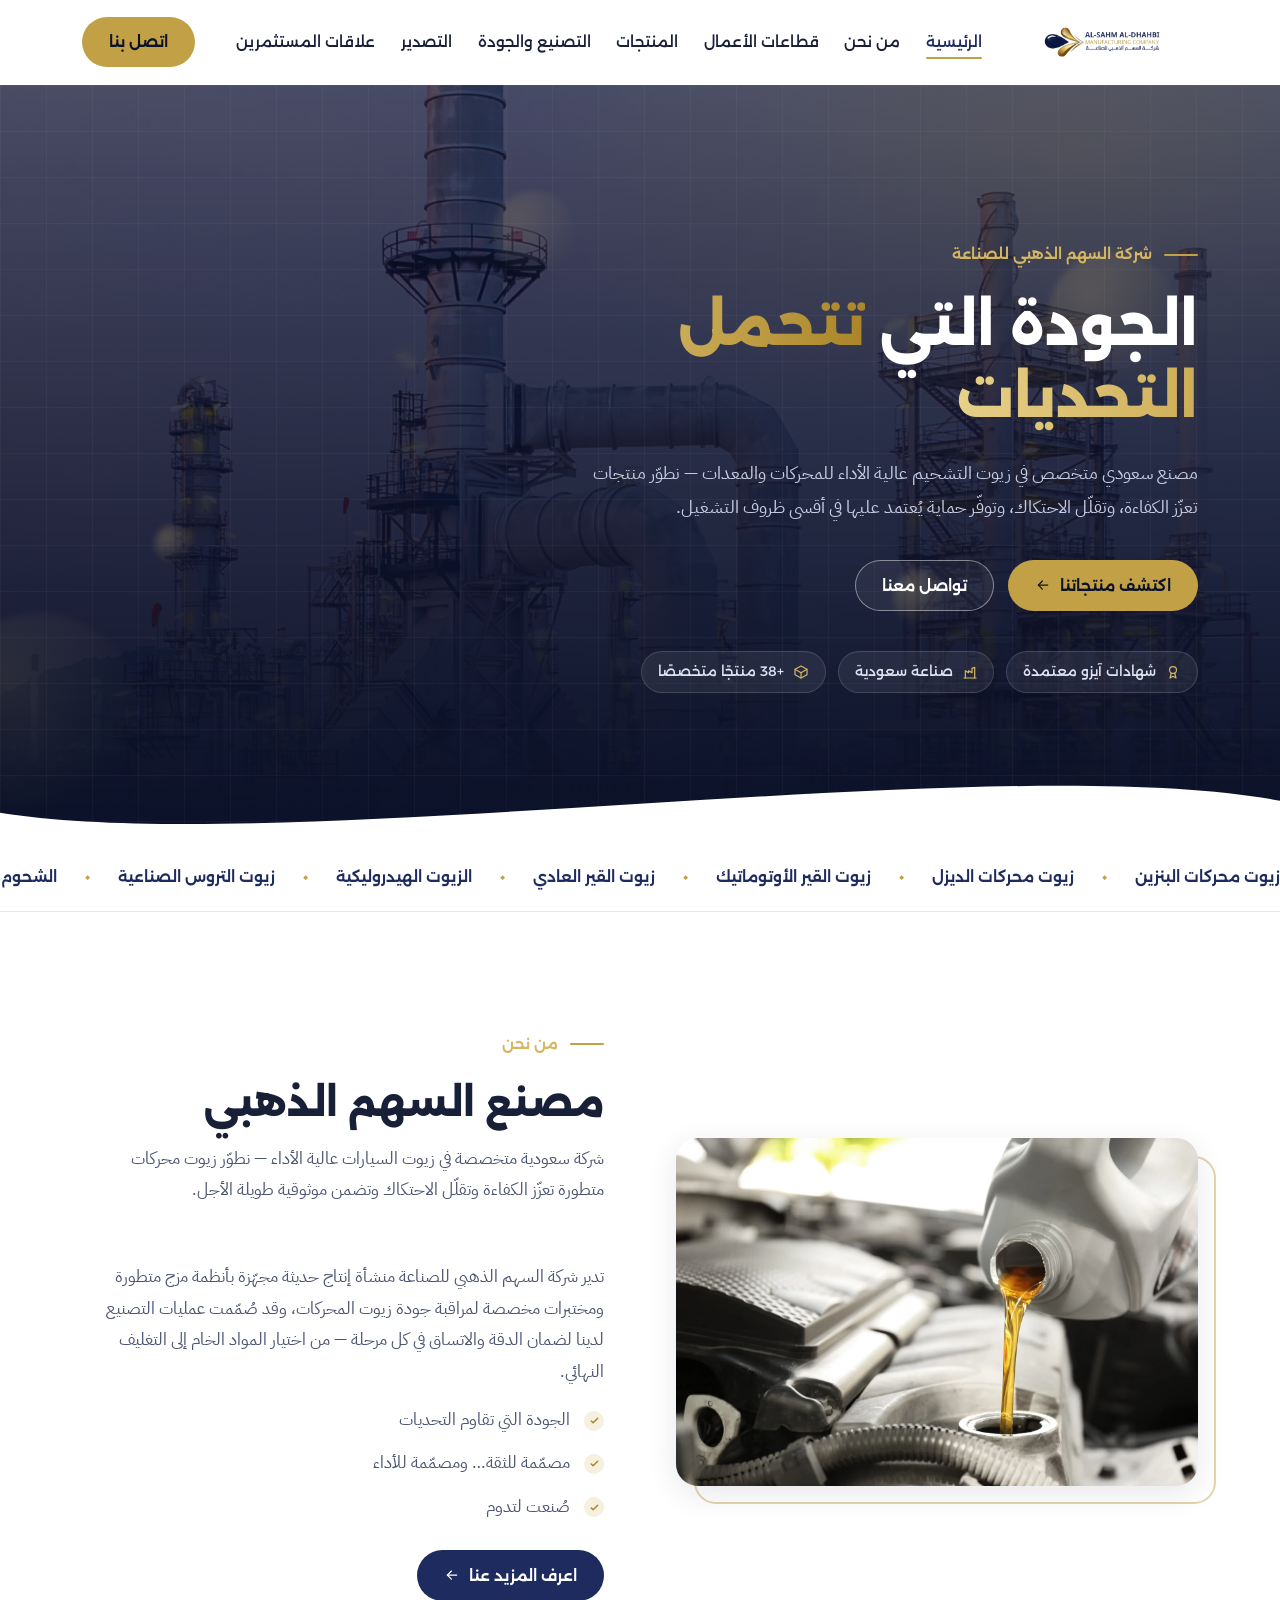
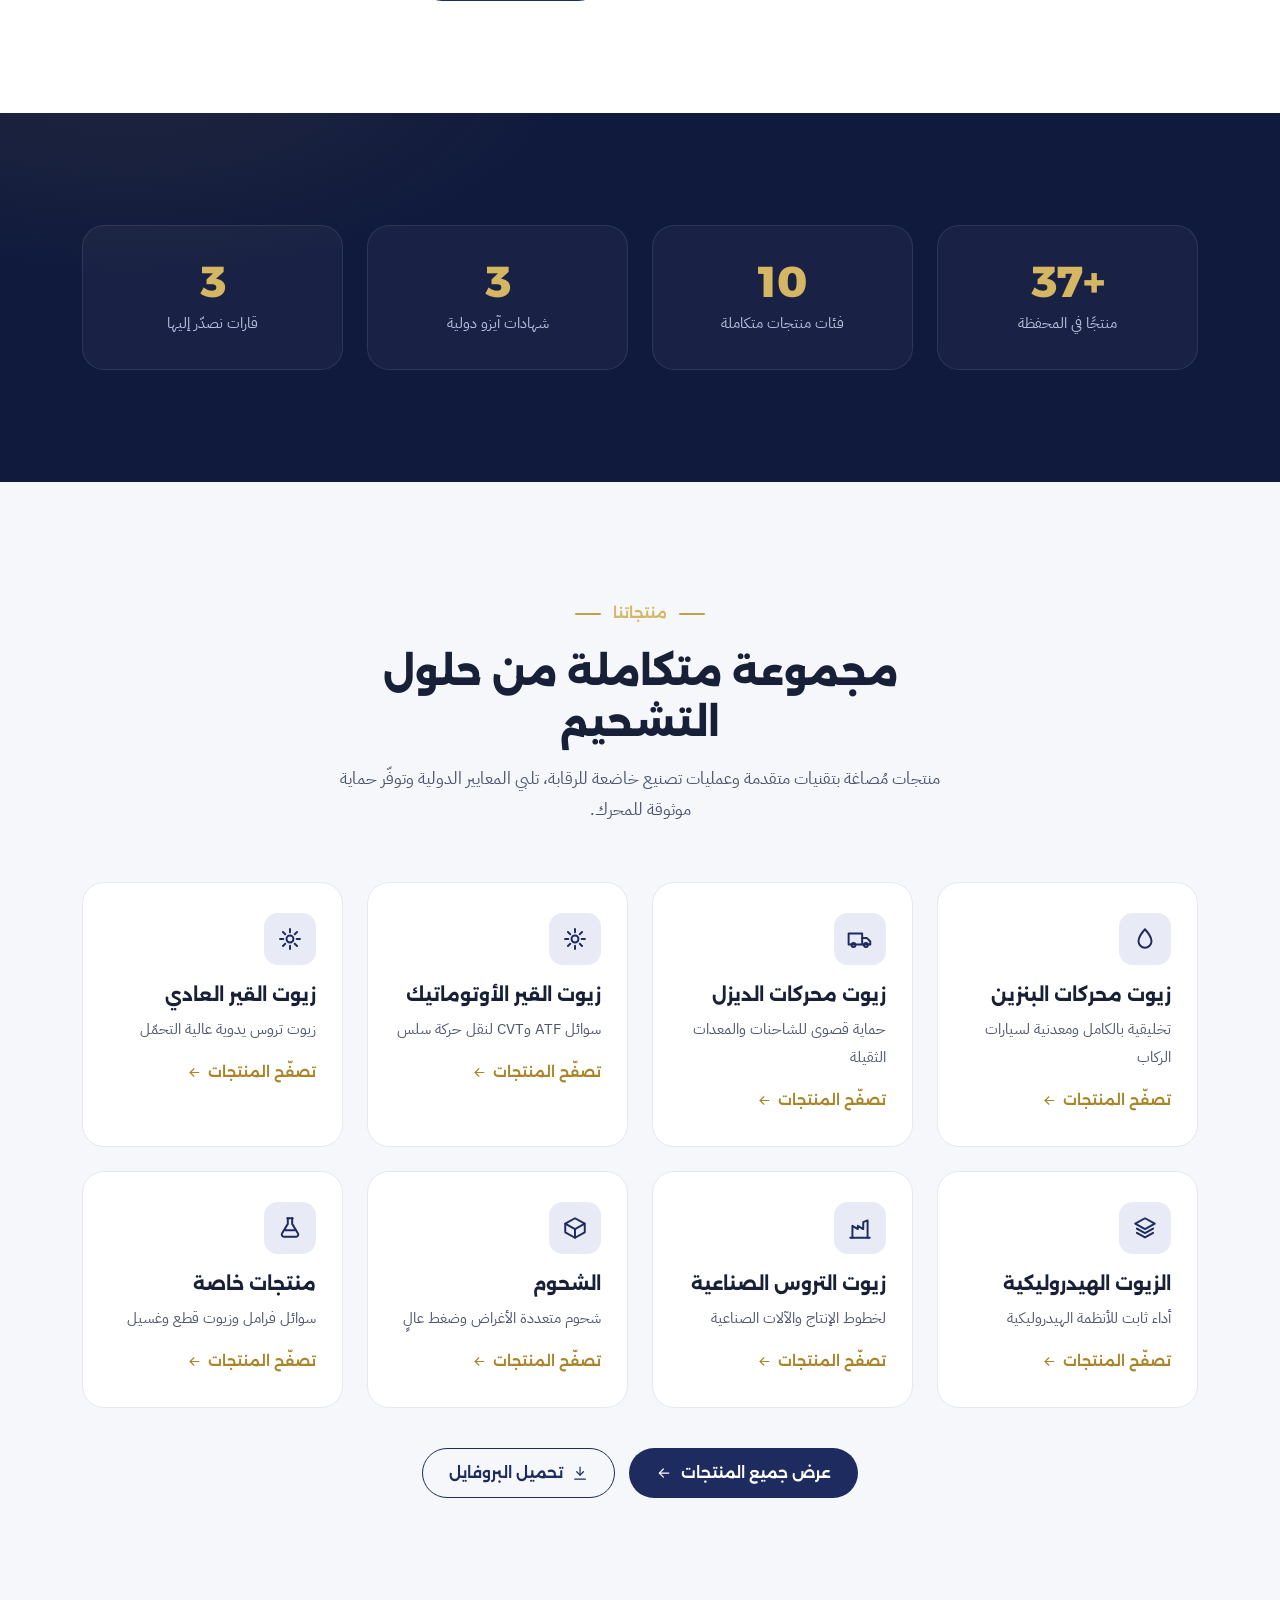
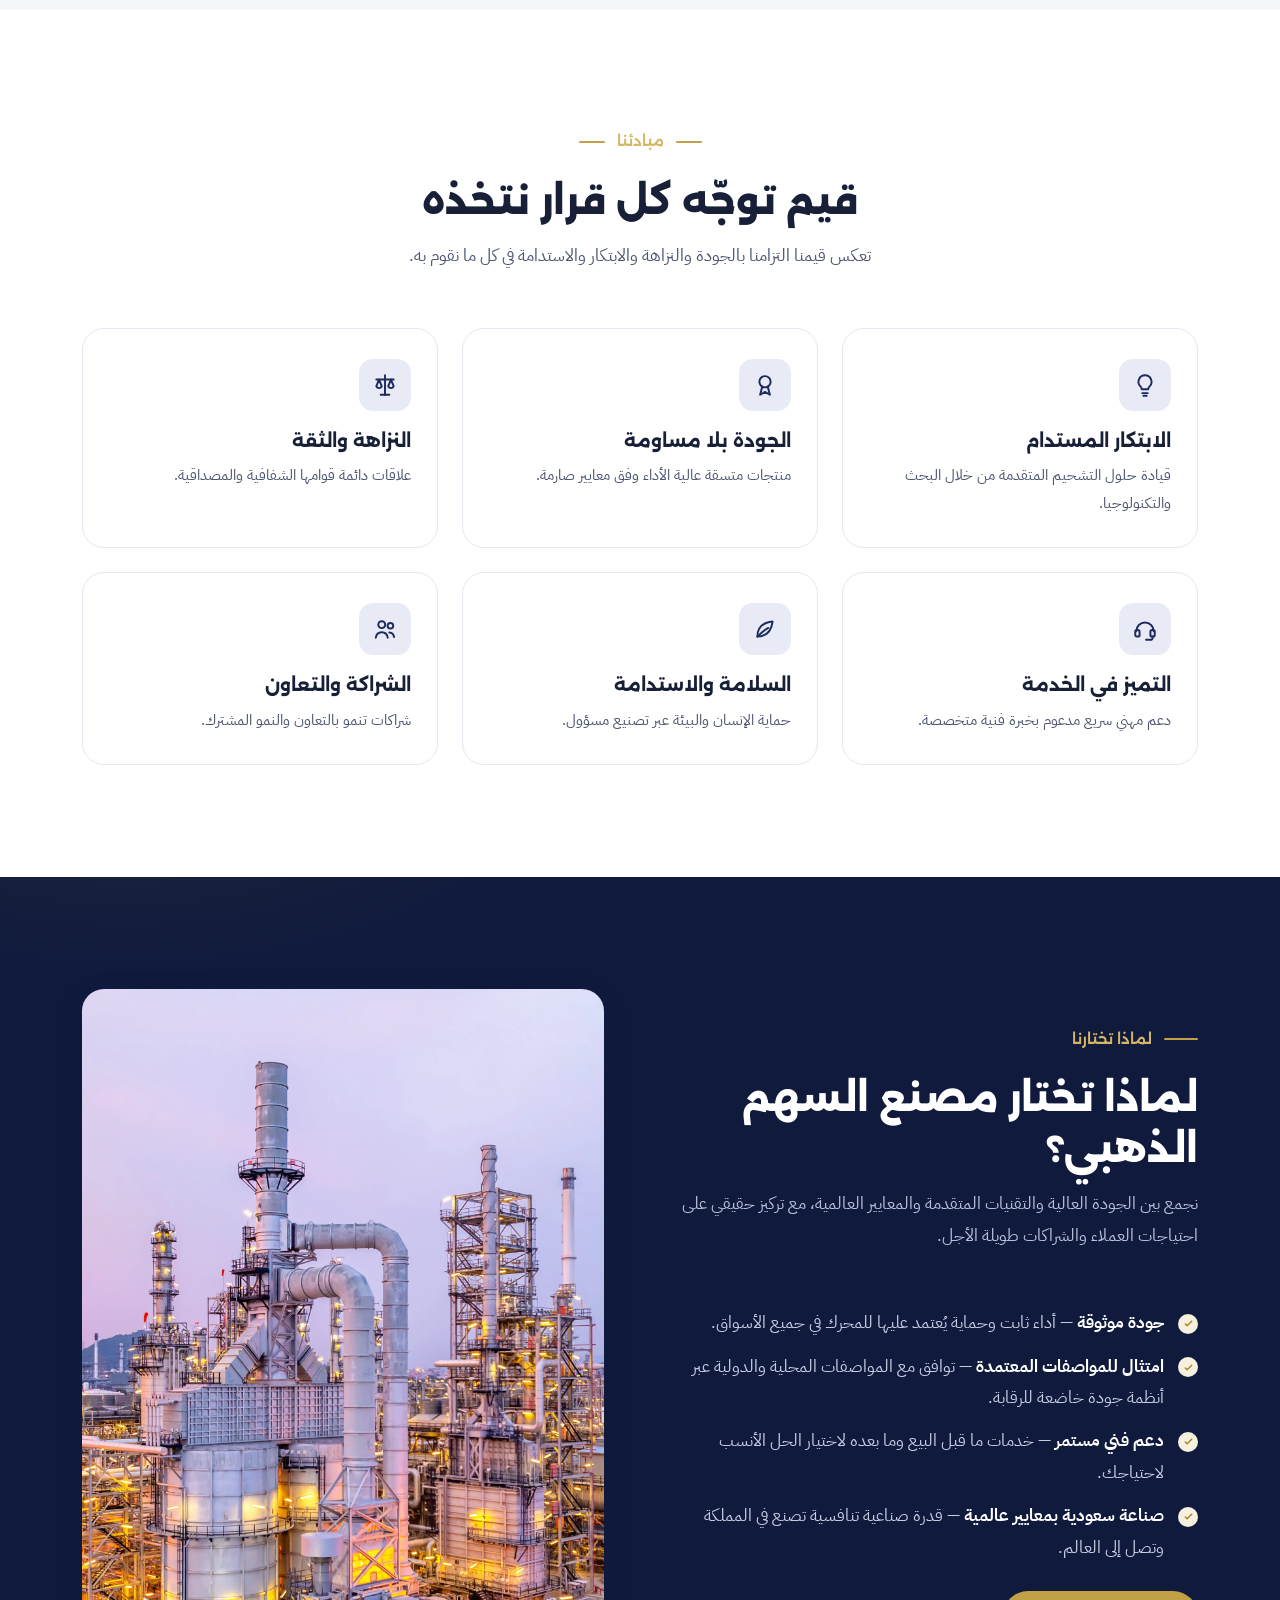
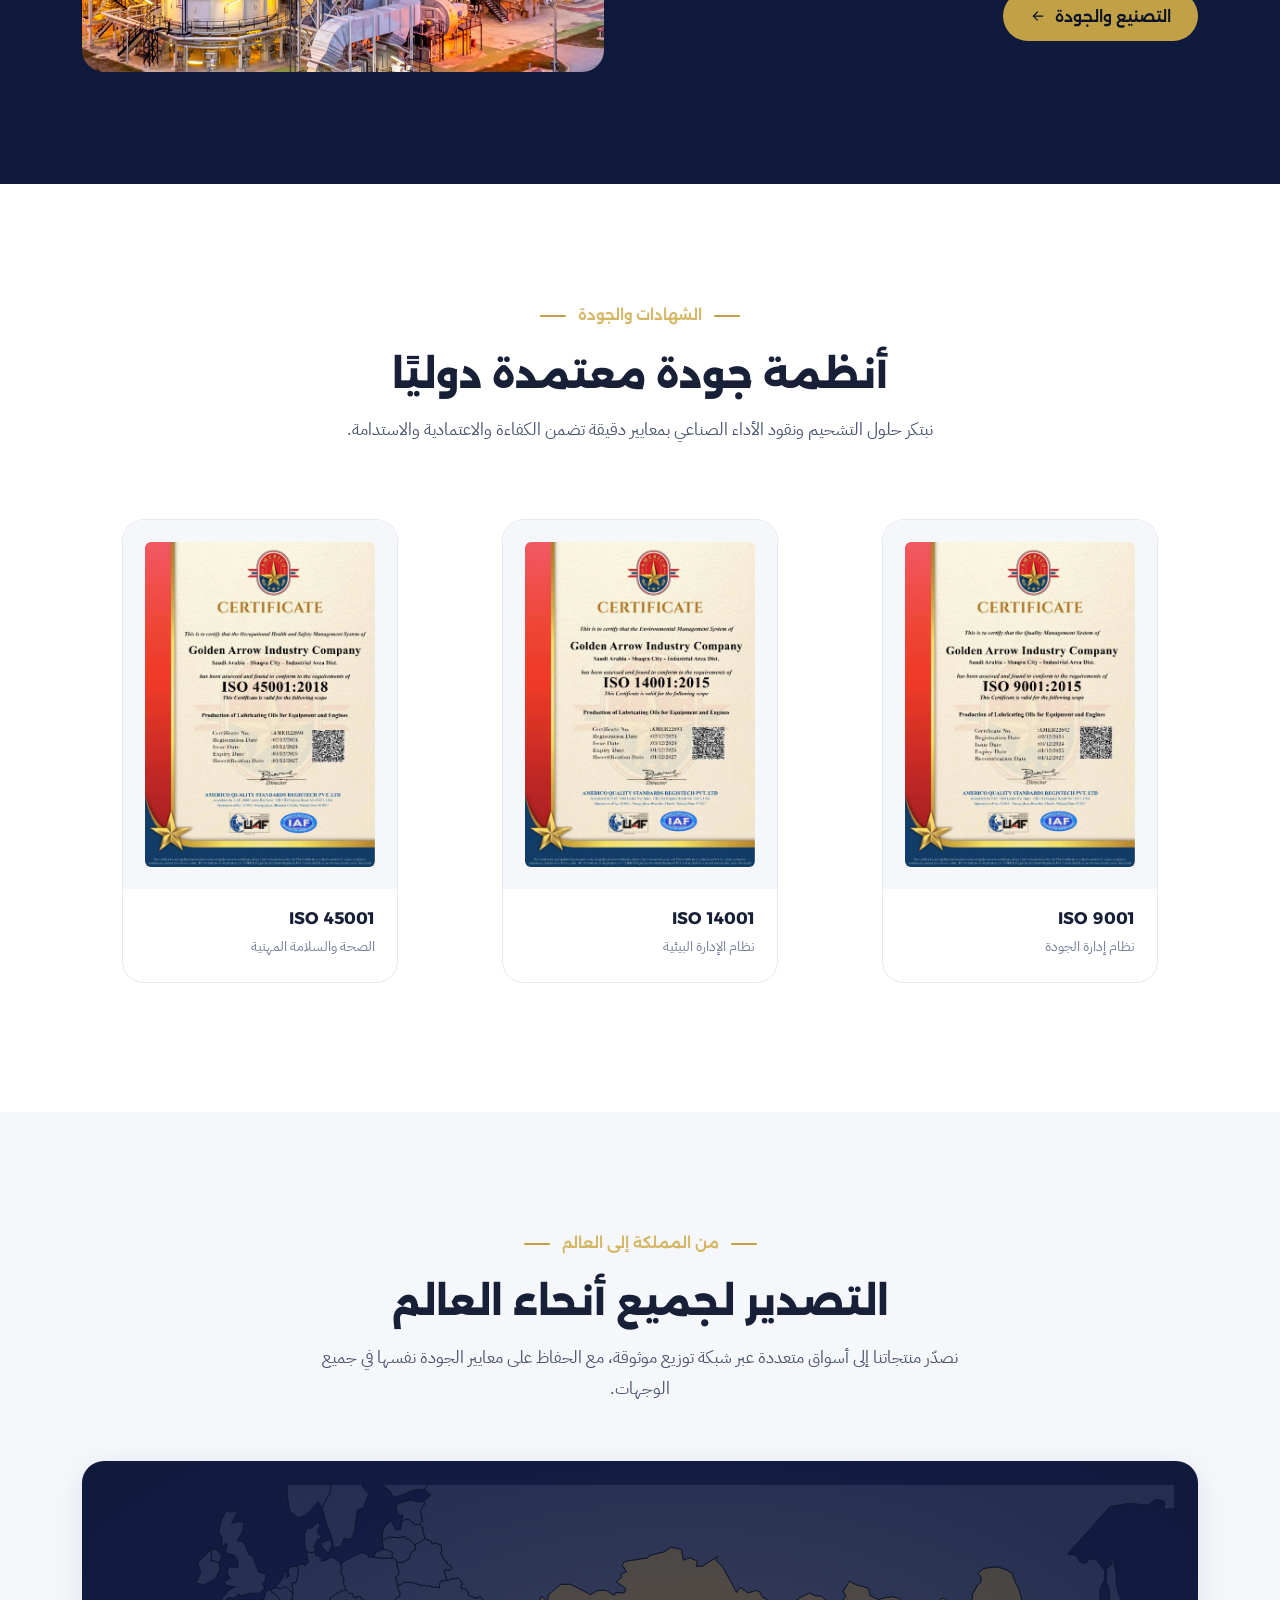
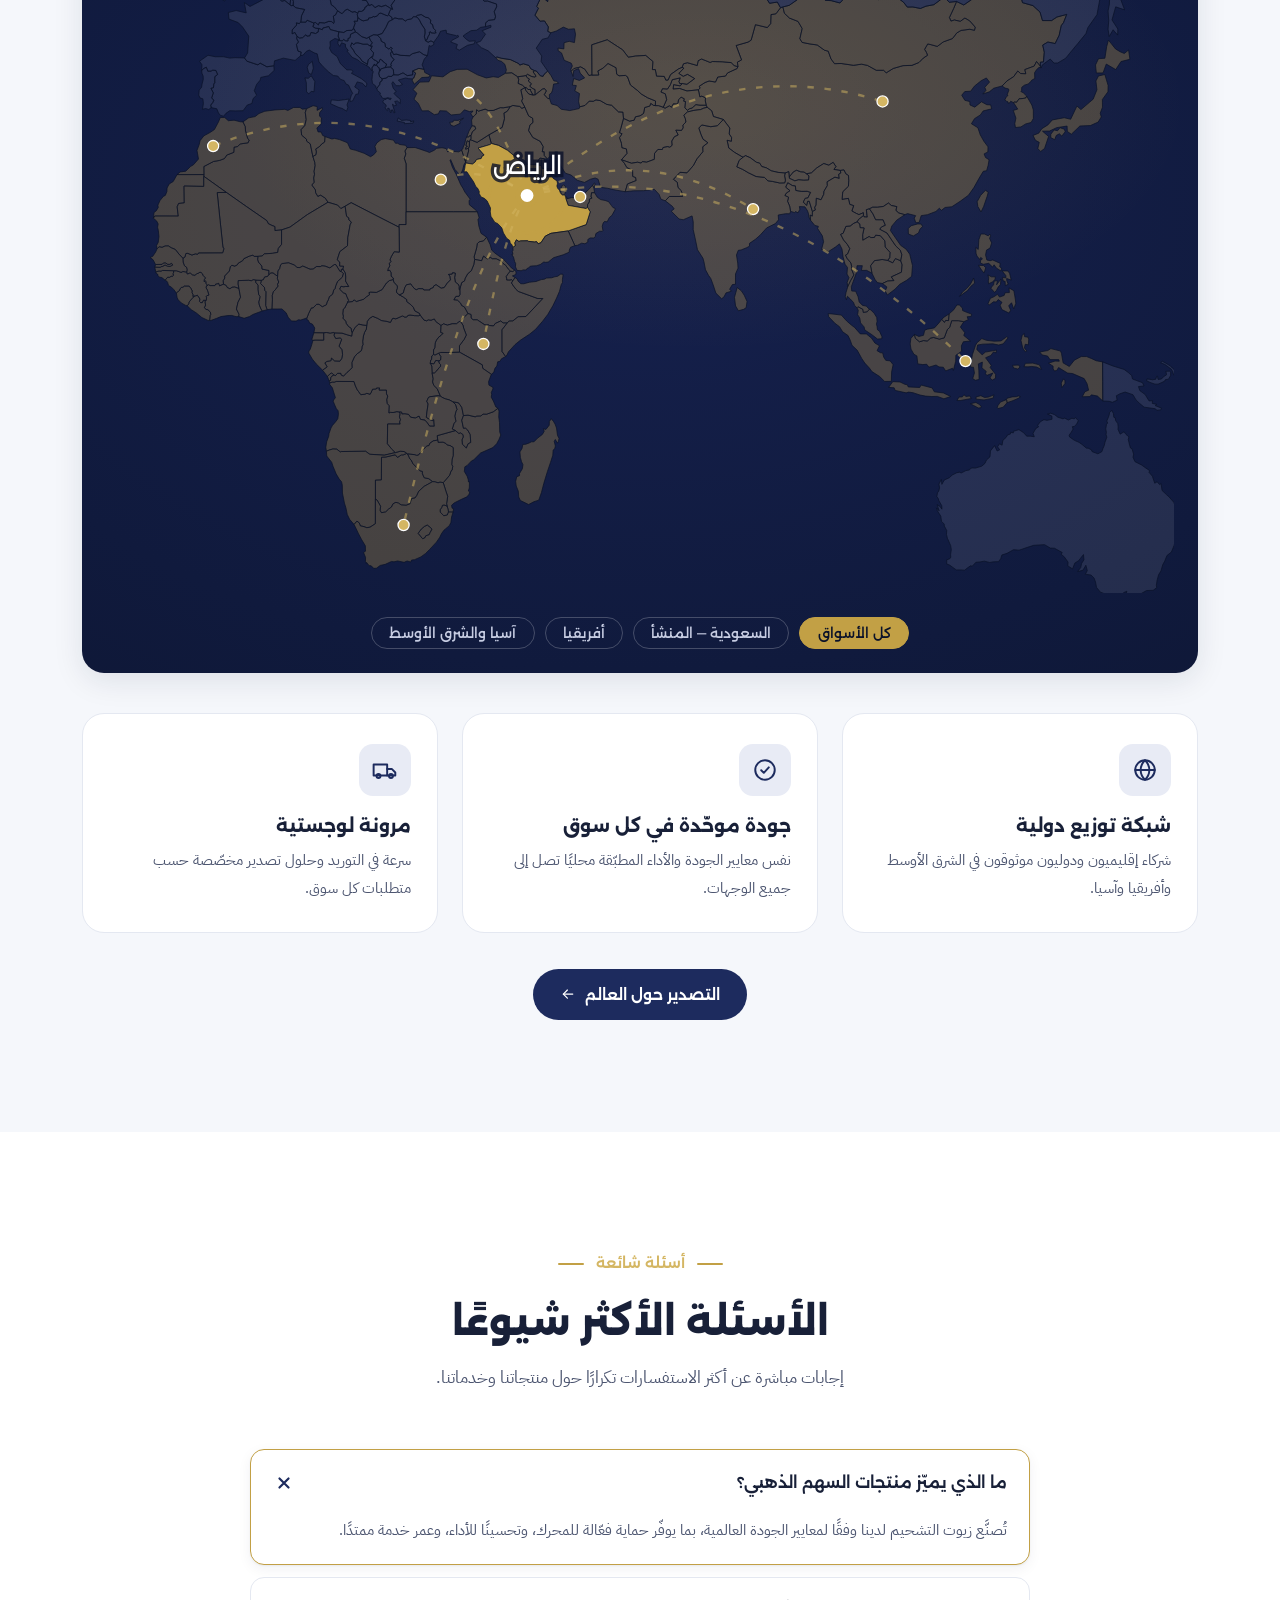
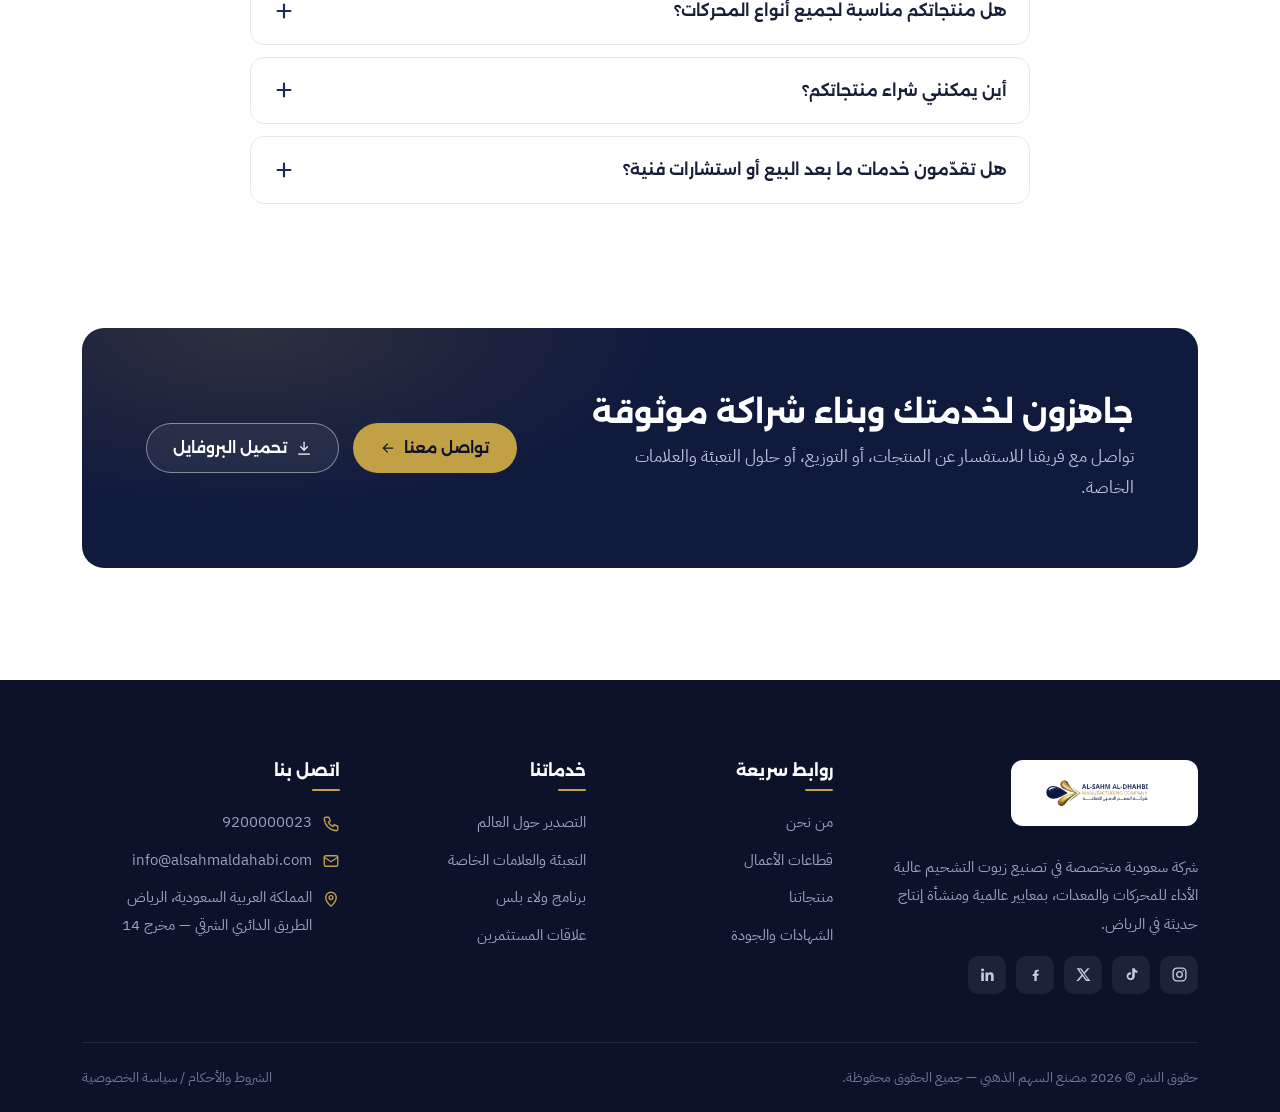
<file: index.html>
<!DOCTYPE html>
<html lang="ar" dir="rtl">
<head>
<meta charset="UTF-8">
<meta name="viewport" content="width=device-width, initial-scale=1">
<title>الرئيسية | مصنع السهم الذهبي</title>
<meta name="description" content="مصنع السهم الذهبي — شركة سعودية متخصصة في زيوت التشحيم عالية الأداء للمحركات والمعدات. الجودة التي تتحمل التحديات.">
<link rel="icon" href="data:image/svg+xml,%3Csvg xmlns='http://www.w3.org/2000/svg' viewBox='0 0 32 32'%3E%3Cpath d='M16 2s10 11 10 18a10 10 0 01-20 0C6 13 16 2 16 2z' fill='%231D2B5E'/%3E%3Cpath d='M10 20l6-4 6 4-6 4z' fill='%23C2A045'/%3E%3C/svg%3E">
<link rel="preconnect" href="https://fonts.googleapis.com">
<link rel="preconnect" href="https://fonts.gstatic.com" crossorigin>
<link href="https://fonts.googleapis.com/css2?family=Alexandria:wght@500;600;700;800&family=IBM+Plex+Sans+Arabic:wght@400;500;600;700&display=swap" rel="stylesheet">
<link rel="stylesheet" href="assets/css/style.css">
</head>
<body>

<header class="site-header">
  <div class="container nav-wrap">
    <a class="brand" href="index.html" aria-label="مصنع السهم الذهبي — الرئيسية">
      <img src="assets/img/logo.png" alt="شعار شركة السهم الذهبي للصناعة">
    </a>
    <nav class="main-nav" id="main-nav" aria-label="التنقل الرئيسي">
      <ul>
          <li><a href="index.html" aria-current="page">الرئيسية</a></li>
          <li><a href="about.html">من نحن</a></li>
          <li><a href="sectors.html">قطاعات الأعمال</a></li>
          <li><a href="products.html">المنتجات</a></li>
          <li><a href="quality.html">التصنيع والجودة</a></li>
          <li><a href="export.html">التصدير</a></li>
          <li><a href="investors.html">علاقات المستثمرين</a></li>
        <li class="nav-contact-m"><a href="contact.html">اتصل بنا</a></li>
      </ul>
    </nav>
    <a class="btn btn-gold nav-cta" href="contact.html">اتصل بنا</a>
    <button class="nav-toggle" aria-expanded="false" aria-controls="main-nav" aria-label="فتح القائمة">
      <svg viewBox="0 0 24 24" fill="none" stroke="currentColor" stroke-width="2" stroke-linecap="round"><path d="M4 7h16M4 12h16M4 17h16"/></svg>
    </button>
  </div>
</header>

<main>

<!-- ===== البطل ===== -->
<section class="hero">
  <div class="hero-orbs" aria-hidden="true"><span></span><span></span><span></span><span></span><span></span></div>
  <div class="container">
    <div class="hero-inner">
      <span class="eyebrow">شركة السهم الذهبي للصناعة</span>
      <h1>الجودة التي <em>تتحمل التحديات</em></h1>
      <p class="hero-lede">مصنع سعودي متخصص في زيوت التشحيم عالية الأداء للمحركات والمعدات — نطوّر منتجات تعزّز الكفاءة، وتقلّل الاحتكاك، وتوفّر حماية يُعتمد عليها في أقسى ظروف التشغيل.</p>
      <div class="hero-actions">
        <a class="btn btn-gold" href="products.html">اكتشف منتجاتنا <svg viewBox="0 0 24 24" fill="none" stroke="currentColor" stroke-width="1.8" stroke-linecap="round" stroke-linejoin="round" aria-hidden="true"><path d="M19 12H5"/><path d="M11 18l-6-6 6-6"/></svg></a>
        <a class="btn btn-ghost" href="contact.html">تواصل معنا</a>
      </div>
      <div class="hero-trust">
        <span><svg viewBox="0 0 24 24" fill="none" stroke="currentColor" stroke-width="1.8" stroke-linecap="round" stroke-linejoin="round" aria-hidden="true"><circle cx="12" cy="9" r="5.2"/><path d="M9.5 13.5L7.5 21l4.5-2.6L16.5 21l-2-7.5"/></svg> شهادات آيزو معتمدة</span>
        <span><svg viewBox="0 0 24 24" fill="none" stroke="currentColor" stroke-width="1.8" stroke-linecap="round" stroke-linejoin="round" aria-hidden="true"><path d="M3 21h18"/><path d="M5 21V10l5 3v-3l5 3V6.5L19 5v16"/></svg> صناعة سعودية</span>
        <span><svg viewBox="0 0 24 24" fill="none" stroke="currentColor" stroke-width="1.8" stroke-linecap="round" stroke-linejoin="round" aria-hidden="true"><path d="M21 8l-9-5-9 5 9 5 9-5z"/><path d="M3 8v8l9 5 9-5V8"/><path d="M12 13v8"/></svg> +38 منتجًا متخصصًا</span>
      </div>
    </div>
  </div>
  <div class="hero-curve" aria-hidden="true">
    <svg viewBox="0 0 1440 90" preserveAspectRatio="none"><path fill="#ffffff" d="M0,58 C320,104 1120,-8 1440,46 L1440,90 L0,90 Z"/></svg>
  </div>
</section>

<!-- ===== شريط الفئات ===== -->
<div class="ticker" aria-hidden="true">
  <div class="ticker-track">
    <span>زيوت محركات البنزين</span>
    <span>زيوت محركات الديزل</span>
    <span>زيوت القير الأوتوماتيك</span>
    <span>زيوت القير العادي</span>
    <span>الزيوت الهيدروليكية</span>
    <span>زيوت التروس الصناعية</span>
    <span>الشحوم</span>
    <span>منتجات خاصة</span>
    <span>زيوت محركات البنزين</span>
    <span>زيوت محركات الديزل</span>
    <span>زيوت القير الأوتوماتيك</span>
    <span>زيوت القير العادي</span>
    <span>الزيوت الهيدروليكية</span>
    <span>زيوت التروس الصناعية</span>
    <span>الشحوم</span>
    <span>منتجات خاصة</span>
  </div>
</div>

<!-- ===== من نحن ===== -->
<section class="section">
  <div class="container split">
    <div class="split-media reveal">
      <img src="assets/img/oil-pour.jpg" alt="فحص وتعبئة زيوت المحركات في مصنع السهم الذهبي">
    </div>
    <div>
      <div class="section-head reveal"><span class="eyebrow">من نحن</span><h2>مصنع السهم الذهبي</h2><p class="lede">شركة سعودية متخصصة في زيوت السيارات عالية الأداء — نطوّر زيوت محركات متطورة تعزّز الكفاءة وتقلّل الاحتكاك وتضمن موثوقية طويلة الأجل.</p></div>
      <p class="reveal">تدير شركة السهم الذهبي للصناعة منشأة إنتاج حديثة مجهّزة بأنظمة مزج متطورة ومختبرات مخصصة لمراقبة جودة زيوت المحركات، وقد صُمّمت عمليات التصنيع لدينا لضمان الدقة والاتساق في كل مرحلة — من اختيار المواد الخام إلى التغليف النهائي.</p>
      <ul class="checklist reveal">
        <li>الجودة التي تقاوم التحديات</li>
        <li>مصمّمة للثقة… ومصمّمة للأداء</li>
        <li>صُنعت لتدوم</li>
      </ul>
      <div class="reveal" style="margin-top:28px">
        <a class="btn btn-navy" href="about.html">اعرف المزيد عنا <svg viewBox="0 0 24 24" fill="none" stroke="currentColor" stroke-width="1.8" stroke-linecap="round" stroke-linejoin="round" aria-hidden="true"><path d="M19 12H5"/><path d="M11 18l-6-6 6-6"/></svg></a>
      </div>
    </div>
  </div>
</section>

<!-- ===== أرقامنا ===== -->
<section class="section section-navy">
  <div class="container">
    <div class="stats">
      <div class="stat reveal"><b>+38</b><span>منتجًا في المحفظة</span></div>
      <div class="stat reveal"><b>10</b><span>فئات منتجات متكاملة</span></div>
      <div class="stat reveal"><b>3</b><span>شهادات آيزو دولية</span></div>
      <div class="stat reveal"><b>3</b><span>قارات نصدّر إليها</span></div>
    </div>
  </div>
</section>

<!-- ===== المنتجات ===== -->
<section class="section section-alt">
  <div class="container">
    <div class="section-head center reveal"><span class="eyebrow">منتجاتنا</span><h2>مجموعة متكاملة من حلول التشحيم</h2><p class="lede">منتجات مُصاغة بتقنيات متقدمة وعمليات تصنيع خاضعة للرقابة، تلبي المعايير الدولية وتوفّر حماية موثوقة للمحرك.</p></div>
    <div class="grid grid-4">
      <a class="card reveal" href="products.html#petrol">
        <span class="ic"><svg viewBox="0 0 24 24" fill="none" stroke="currentColor" stroke-width="1.8" stroke-linecap="round" stroke-linejoin="round" aria-hidden="true"><path d="M12 3s6 6.6 6 11a6 6 0 01-12 0C6 9.6 12 3 12 3z"/></svg></span>
        <h3>زيوت محركات البنزين</h3>
        <p>تخليقية بالكامل ومعدنية لسيارات الركاب</p>
        <span class="card-link">تصفّح المنتجات <svg viewBox="0 0 24 24" fill="none" stroke="currentColor" stroke-width="1.8" stroke-linecap="round" stroke-linejoin="round" aria-hidden="true"><path d="M19 12H5"/><path d="M11 18l-6-6 6-6"/></svg></span>
      </a>
      <a class="card reveal" href="products.html#diesel">
        <span class="ic"><svg viewBox="0 0 24 24" fill="none" stroke="currentColor" stroke-width="1.8" stroke-linecap="round" stroke-linejoin="round" aria-hidden="true"><path d="M1.5 7h12.5v10H1.5z"/><path d="M14 11h4.2l3.3 3.3V17H14"/><circle cx="6" cy="17.5" r="1.8"/><circle cx="17.5" cy="17.5" r="1.8"/></svg></span>
        <h3>زيوت محركات الديزل</h3>
        <p>حماية قصوى للشاحنات والمعدات الثقيلة</p>
        <span class="card-link">تصفّح المنتجات <svg viewBox="0 0 24 24" fill="none" stroke="currentColor" stroke-width="1.8" stroke-linecap="round" stroke-linejoin="round" aria-hidden="true"><path d="M19 12H5"/><path d="M11 18l-6-6 6-6"/></svg></span>
      </a>
      <a class="card reveal" href="products.html#atf">
        <span class="ic"><svg viewBox="0 0 24 24" fill="none" stroke="currentColor" stroke-width="1.8" stroke-linecap="round" stroke-linejoin="round" aria-hidden="true"><circle cx="12" cy="12" r="3.2"/><path d="M12 2.8v3M12 18.2v3M2.8 12h3M18.2 12h3M5.5 5.5l2.1 2.1M16.4 16.4l2.1 2.1M18.5 5.5l-2.1 2.1M7.6 16.4l-2.1 2.1"/></svg></span>
        <h3>زيوت القير الأوتوماتيك</h3>
        <p>سوائل ATF وCVT لنقل حركة سلس</p>
        <span class="card-link">تصفّح المنتجات <svg viewBox="0 0 24 24" fill="none" stroke="currentColor" stroke-width="1.8" stroke-linecap="round" stroke-linejoin="round" aria-hidden="true"><path d="M19 12H5"/><path d="M11 18l-6-6 6-6"/></svg></span>
      </a>
      <a class="card reveal" href="products.html#manual">
        <span class="ic"><svg viewBox="0 0 24 24" fill="none" stroke="currentColor" stroke-width="1.8" stroke-linecap="round" stroke-linejoin="round" aria-hidden="true"><circle cx="12" cy="12" r="3.2"/><path d="M12 2.8v3M12 18.2v3M2.8 12h3M18.2 12h3M5.5 5.5l2.1 2.1M16.4 16.4l2.1 2.1M18.5 5.5l-2.1 2.1M7.6 16.4l-2.1 2.1"/></svg></span>
        <h3>زيوت القير العادي</h3>
        <p>زيوت تروس يدوية عالية التحمّل</p>
        <span class="card-link">تصفّح المنتجات <svg viewBox="0 0 24 24" fill="none" stroke="currentColor" stroke-width="1.8" stroke-linecap="round" stroke-linejoin="round" aria-hidden="true"><path d="M19 12H5"/><path d="M11 18l-6-6 6-6"/></svg></span>
      </a>
      <a class="card reveal" href="products.html#hydraulic">
        <span class="ic"><svg viewBox="0 0 24 24" fill="none" stroke="currentColor" stroke-width="1.8" stroke-linecap="round" stroke-linejoin="round" aria-hidden="true"><path d="M12 3l9 5-9 5-9-5 9-5z"/><path d="M4.5 12.5L12 16.7l7.5-4.2"/><path d="M4.5 16.5L12 20.7l7.5-4.2"/></svg></span>
        <h3>الزيوت الهيدروليكية</h3>
        <p>أداء ثابت للأنظمة الهيدروليكية</p>
        <span class="card-link">تصفّح المنتجات <svg viewBox="0 0 24 24" fill="none" stroke="currentColor" stroke-width="1.8" stroke-linecap="round" stroke-linejoin="round" aria-hidden="true"><path d="M19 12H5"/><path d="M11 18l-6-6 6-6"/></svg></span>
      </a>
      <a class="card reveal" href="products.html#industrial">
        <span class="ic"><svg viewBox="0 0 24 24" fill="none" stroke="currentColor" stroke-width="1.8" stroke-linecap="round" stroke-linejoin="round" aria-hidden="true"><path d="M3 21h18"/><path d="M5 21V10l5 3v-3l5 3V6.5L19 5v16"/></svg></span>
        <h3>زيوت التروس الصناعية</h3>
        <p>لخطوط الإنتاج والآلات الصناعية</p>
        <span class="card-link">تصفّح المنتجات <svg viewBox="0 0 24 24" fill="none" stroke="currentColor" stroke-width="1.8" stroke-linecap="round" stroke-linejoin="round" aria-hidden="true"><path d="M19 12H5"/><path d="M11 18l-6-6 6-6"/></svg></span>
      </a>
      <a class="card reveal" href="products.html#grease">
        <span class="ic"><svg viewBox="0 0 24 24" fill="none" stroke="currentColor" stroke-width="1.8" stroke-linecap="round" stroke-linejoin="round" aria-hidden="true"><path d="M21 8l-9-5-9 5 9 5 9-5z"/><path d="M3 8v8l9 5 9-5V8"/><path d="M12 13v8"/></svg></span>
        <h3>الشحوم</h3>
        <p>شحوم متعددة الأغراض وضغط عالٍ</p>
        <span class="card-link">تصفّح المنتجات <svg viewBox="0 0 24 24" fill="none" stroke="currentColor" stroke-width="1.8" stroke-linecap="round" stroke-linejoin="round" aria-hidden="true"><path d="M19 12H5"/><path d="M11 18l-6-6 6-6"/></svg></span>
      </a>
      <a class="card reveal" href="products.html#special">
        <span class="ic"><svg viewBox="0 0 24 24" fill="none" stroke="currentColor" stroke-width="1.8" stroke-linecap="round" stroke-linejoin="round" aria-hidden="true"><path d="M9.5 3h5"/><path d="M10 3v5.2L4.6 17a2 2 0 001.7 3h11.4a2 2 0 001.7-3L14 8.2V3"/><path d="M7.5 14h9"/></svg></span>
        <h3>منتجات خاصة</h3>
        <p>سوائل فرامل وزيوت قطع وغسيل</p>
        <span class="card-link">تصفّح المنتجات <svg viewBox="0 0 24 24" fill="none" stroke="currentColor" stroke-width="1.8" stroke-linecap="round" stroke-linejoin="round" aria-hidden="true"><path d="M19 12H5"/><path d="M11 18l-6-6 6-6"/></svg></span>
      </a>
    </div>
    <div class="reveal" style="margin-top:40px;text-align:center;display:flex;gap:14px;justify-content:center;flex-wrap:wrap">
      <a class="btn btn-navy" href="products.html">عرض جميع المنتجات <svg viewBox="0 0 24 24" fill="none" stroke="currentColor" stroke-width="1.8" stroke-linecap="round" stroke-linejoin="round" aria-hidden="true"><path d="M19 12H5"/><path d="M11 18l-6-6 6-6"/></svg></a>
      <a class="btn btn-outline" href="assets/docs/company-profile.pdf" target="_blank" rel="noopener"><svg viewBox="0 0 24 24" fill="none" stroke="currentColor" stroke-width="1.8" stroke-linecap="round" stroke-linejoin="round" aria-hidden="true"><path d="M12 3v12"/><path d="M7 10l5 5 5-5"/><path d="M4 21h16"/></svg> تحميل البروفايل</a>
    </div>
  </div>
</section>

<!-- ===== قيمنا ===== -->
<section class="section">
  <div class="container">
    <div class="section-head center reveal"><span class="eyebrow">مبادئنا</span><h2>قيم توجّه كل قرار نتخذه</h2><p class="lede">تعكس قيمنا التزامنا بالجودة والنزاهة والابتكار والاستدامة في كل ما نقوم به.</p></div>
    <div class="grid grid-3">
      <div class="card reveal">
        <span class="ic"><svg viewBox="0 0 24 24" fill="none" stroke="currentColor" stroke-width="1.8" stroke-linecap="round" stroke-linejoin="round" aria-hidden="true"><path d="M12 3a6 6 0 00-4.2 10.3c.8.8 1.2 1.7 1.2 2.7h6c0-1 .4-1.9 1.2-2.7A6 6 0 0012 3z"/><path d="M9.5 19.5h5M10.5 22h3"/></svg></span>
        <h3>الابتكار المستدام</h3>
        <p>قيادة حلول التشحيم المتقدمة من خلال البحث والتكنولوجيا.</p>
      </div>
      <div class="card reveal">
        <span class="ic"><svg viewBox="0 0 24 24" fill="none" stroke="currentColor" stroke-width="1.8" stroke-linecap="round" stroke-linejoin="round" aria-hidden="true"><circle cx="12" cy="9" r="5.2"/><path d="M9.5 13.5L7.5 21l4.5-2.6L16.5 21l-2-7.5"/></svg></span>
        <h3>الجودة بلا مساومة</h3>
        <p>منتجات متسقة عالية الأداء وفق معايير صارمة.</p>
      </div>
      <div class="card reveal">
        <span class="ic"><svg viewBox="0 0 24 24" fill="none" stroke="currentColor" stroke-width="1.8" stroke-linecap="round" stroke-linejoin="round" aria-hidden="true"><path d="M12 3v18"/><path d="M8 21h8"/><path d="M4 7h16"/><path d="M6.5 7L4 13a2.6 2.6 0 005 0L6.5 7zM17.5 7L15 13a2.6 2.6 0 005 0l-2.5-6z"/></svg></span>
        <h3>النزاهة والثقة</h3>
        <p>علاقات دائمة قوامها الشفافية والمصداقية.</p>
      </div>
      <div class="card reveal">
        <span class="ic"><svg viewBox="0 0 24 24" fill="none" stroke="currentColor" stroke-width="1.8" stroke-linecap="round" stroke-linejoin="round" aria-hidden="true"><path d="M4 14a8 8 0 0116 0"/><rect x="3" y="13" width="4" height="6" rx="1.5"/><rect x="17" y="13" width="4" height="6" rx="1.5"/><path d="M19 19v1a2 2 0 01-2 2h-4"/></svg></span>
        <h3>التميز في الخدمة</h3>
        <p>دعم مهني سريع مدعوم بخبرة فنية متخصصة.</p>
      </div>
      <div class="card reveal">
        <span class="ic"><svg viewBox="0 0 24 24" fill="none" stroke="currentColor" stroke-width="1.8" stroke-linecap="round" stroke-linejoin="round" aria-hidden="true"><path d="M5 19C5 11 10 6 19 5c-1 9-6 14-14 14z"/><path d="M5 19c3-3 6-6 10-8"/></svg></span>
        <h3>السلامة والاستدامة</h3>
        <p>حماية الإنسان والبيئة عبر تصنيع مسؤول.</p>
      </div>
      <div class="card reveal">
        <span class="ic"><svg viewBox="0 0 24 24" fill="none" stroke="currentColor" stroke-width="1.8" stroke-linecap="round" stroke-linejoin="round" aria-hidden="true"><circle cx="9" cy="8" r="3.2"/><path d="M3.5 20c.5-3.2 2.7-5 5.5-5s5 1.8 5.5 5"/><circle cx="17" cy="9" r="2.6"/><path d="M16 15.2c2.4.2 4 1.8 4.4 4.3"/></svg></span>
        <h3>الشراكة والتعاون</h3>
        <p>شراكات تنمو بالتعاون والنمو المشترك.</p>
      </div>
    </div>
  </div>
</section>

<!-- ===== لماذا نحن ===== -->
<section class="section section-navy">
  <div class="container split">
    <div>
      <div class="section-head reveal"><span class="eyebrow">لماذا تختارنا</span><h2>لماذا تختار مصنع السهم الذهبي؟</h2><p class="lede">نجمع بين الجودة العالية والتقنيات المتقدمة والمعايير العالمية، مع تركيز حقيقي على احتياجات العملاء والشراكات طويلة الأجل.</p></div>
      <ul class="checklist reveal">
        <li><strong style="color:#fff">جودة موثوقة</strong> — أداء ثابت وحماية يُعتمد عليها للمحرك في جميع الأسواق.</li>
        <li><strong style="color:#fff">امتثال للمواصفات المعتمدة</strong> — توافق مع المواصفات المحلية والدولية عبر أنظمة جودة خاضعة للرقابة.</li>
        <li><strong style="color:#fff">دعم فني مستمر</strong> — خدمات ما قبل البيع وما بعده لاختيار الحل الأنسب لاحتياجك.</li>
        <li><strong style="color:#fff">صناعة سعودية بمعايير عالمية</strong> — قدرة صناعية تنافسية تصنع في المملكة وتصل إلى العالم.</li>
      </ul>
      <div class="reveal" style="margin-top:28px">
        <a class="btn btn-gold" href="quality.html">التصنيع والجودة <svg viewBox="0 0 24 24" fill="none" stroke="currentColor" stroke-width="1.8" stroke-linecap="round" stroke-linejoin="round" aria-hidden="true"><path d="M19 12H5"/><path d="M11 18l-6-6 6-6"/></svg></a>
      </div>
    </div>
    <div class="split-media reveal">
      <img src="assets/img/hero-refinery.jpg" alt="منشأة صناعية لإنتاج زيوت التشحيم">
    </div>
  </div>
</section>

<!-- ===== الشهادات ===== -->
<section class="section">
  <div class="container">
    <div class="section-head center reveal"><span class="eyebrow">الشهادات والجودة</span><h2>أنظمة جودة معتمدة دوليًا</h2><p class="lede">نبتكر حلول التشحيم ونقود الأداء الصناعي بمعايير دقيقة تضمن الكفاءة والاعتمادية والاستدامة.</p></div>
    <div class="cert-grid">

      <figure class="cert-card reveal">
        <figure><img src="assets/img/iso-9001.png" alt="شهادة ISO 9001 لشركة السهم الذهبي للصناعة" loading="lazy"></figure>
        <figcaption><h3>ISO 9001</h3><p>نظام إدارة الجودة</p></figcaption>
      </figure>
      <figure class="cert-card reveal">
        <figure><img src="assets/img/iso-14001.png" alt="شهادة ISO 14001 لشركة السهم الذهبي للصناعة" loading="lazy"></figure>
        <figcaption><h3>ISO 14001</h3><p>نظام الإدارة البيئية</p></figcaption>
      </figure>
      <figure class="cert-card reveal">
        <figure><img src="assets/img/iso-45001.png" alt="شهادة ISO 45001 لشركة السهم الذهبي للصناعة" loading="lazy"></figure>
        <figcaption><h3>ISO 45001</h3><p>الصحة والسلامة المهنية</p></figcaption>
      </figure>
    </div>
  </div>
</section>

<!-- ===== التصدير ===== -->
<section class="section section-alt">
  <div class="container">
    <div class="section-head center reveal"><span class="eyebrow">من المملكة إلى العالم</span><h2>التصدير لجميع أنحاء العالم</h2><p class="lede">نصدّر منتجاتنا إلى أسواق متعددة عبر شبكة توزيع موثوقة، مع الحفاظ على معايير الجودة نفسها في جميع الوجهات.</p></div>
    <div class="wmap-panel reveal">
      <div class="wmap" data-worldmap></div>
      <div class="wmap-legend" data-worldmap-legend></div>
    </div>
    <div class="grid grid-3" style="margin-top:40px">
      <div class="card reveal"><span class="ic"><svg viewBox="0 0 24 24" fill="none" stroke="currentColor" stroke-width="1.8" stroke-linecap="round" stroke-linejoin="round" aria-hidden="true"><circle cx="12" cy="12" r="9"/><path d="M3 12h18"/><path d="M12 3c2.7 2.6 4 5.6 4 9s-1.3 6.4-4 9c-2.7-2.6-4-5.6-4-9s1.3-6.4 4-9z"/></svg></span><h3>شبكة توزيع دولية</h3><p>شركاء إقليميون ودوليون موثوقون في الشرق الأوسط وأفريقيا وآسيا.</p></div>
      <div class="card reveal"><span class="ic"><svg viewBox="0 0 24 24" fill="none" stroke="currentColor" stroke-width="1.8" stroke-linecap="round" stroke-linejoin="round" aria-hidden="true"><circle cx="12" cy="12" r="9"/><path d="M8.5 12.2l2.4 2.4 4.6-5"/></svg></span><h3>جودة موحّدة في كل سوق</h3><p>نفس معايير الجودة والأداء المطبّقة محليًا تصل إلى جميع الوجهات.</p></div>
      <div class="card reveal"><span class="ic"><svg viewBox="0 0 24 24" fill="none" stroke="currentColor" stroke-width="1.8" stroke-linecap="round" stroke-linejoin="round" aria-hidden="true"><path d="M1.5 7h12.5v10H1.5z"/><path d="M14 11h4.2l3.3 3.3V17H14"/><circle cx="6" cy="17.5" r="1.8"/><circle cx="17.5" cy="17.5" r="1.8"/></svg></span><h3>مرونة لوجستية</h3><p>سرعة في التوريد وحلول تصدير مخصّصة حسب متطلبات كل سوق.</p></div>
    </div>
    <div class="reveal" style="margin-top:36px;text-align:center">
      <a class="btn btn-navy" href="export.html">التصدير حول العالم <svg viewBox="0 0 24 24" fill="none" stroke="currentColor" stroke-width="1.8" stroke-linecap="round" stroke-linejoin="round" aria-hidden="true"><path d="M19 12H5"/><path d="M11 18l-6-6 6-6"/></svg></a>
    </div>
  </div>
</section>


<section class="section">
  <div class="container">
    <div class="section-head center reveal"><span class="eyebrow">أسئلة شائعة</span><h2>الأسئلة الأكثر شيوعًا</h2><p class="lede">إجابات مباشرة عن أكثر الاستفسارات تكرارًا حول منتجاتنا وخدماتنا.</p></div>
    <div class="faq reveal">
      <details open>
        <summary>ما الذي يميّز منتجات السهم الذهبي؟</summary>
        <div class="faq-body">تُصنَّع زيوت التشحيم لدينا وفقًا لمعايير الجودة العالمية، بما يوفّر حماية فعّالة للمحرك، وتحسينًا للأداء، وعمر خدمة ممتدًا.</div>
      </details>
      <details>
        <summary>هل منتجاتكم مناسبة لجميع أنواع المحركات؟</summary>
        <div class="faq-body">نعم، صُمّمت منتجاتنا لتناسب مختلف أنواع المحركات، بما في ذلك سيارات الركاب والشاحنات الثقيلة والمعدات الصناعية.</div>
      </details>
      <details>
        <summary>أين يمكنني شراء منتجاتكم؟</summary>
        <div class="faq-body">منتجاتنا متوفرة عبر موزعين معتمدين داخل المملكة العربية السعودية وفي الأسواق الدولية.</div>
      </details>
      <details>
        <summary>هل تقدّمون خدمات ما بعد البيع أو استشارات فنية؟</summary>
        <div class="faq-body">نقدّم دعمًا فنيًا احترافيًا وخدمات ما بعد البيع لمساعدة العملاء على اختيار المنتجات المناسبة وتحقيق الأداء الأمثل.</div>
      </details>
    </div>
  </div>
</section>

<section class="section" style="padding-top:0">
  <div class="container">
    <div class="cta-band reveal">
      <div>
        <h2>جاهزون لخدمتك وبناء شراكة موثوقة</h2>
        <p>تواصل مع فريقنا للاستفسار عن المنتجات، أو التوزيع، أو حلول التعبئة والعلامات الخاصة.</p>
      </div>
      <div class="actions">
        <a class="btn btn-gold" href="contact.html">تواصل معنا <svg viewBox="0 0 24 24" fill="none" stroke="currentColor" stroke-width="1.8" stroke-linecap="round" stroke-linejoin="round" aria-hidden="true"><path d="M19 12H5"/><path d="M11 18l-6-6 6-6"/></svg></a>
        <a class="btn btn-ghost" href="assets/docs/company-profile.pdf" target="_blank" rel="noopener"><svg viewBox="0 0 24 24" fill="none" stroke="currentColor" stroke-width="1.8" stroke-linecap="round" stroke-linejoin="round" aria-hidden="true"><path d="M12 3v12"/><path d="M7 10l5 5 5-5"/><path d="M4 21h16"/></svg> تحميل البروفايل</a>
      </div>
    </div>
  </div>
</section>

</main>

<footer class="site-footer">
  <div class="container">
    <div class="footer-grid">
      <div class="footer-brand">
        <span class="logo-chip"><img src="assets/img/logo.png" alt="شعار شركة السهم الذهبي للصناعة"></span>
        <p>شركة سعودية متخصصة في تصنيع زيوت التشحيم عالية الأداء للمحركات والمعدات، بمعايير عالمية ومنشأة إنتاج حديثة في الرياض.</p>
        <div class="socials">
          <a href="https://www.instagram.com/alsahm.aldhahabi.factory/" target="_blank" rel="noopener" aria-label="Instagram"><svg viewBox="0 0 24 24" fill="none" stroke="currentColor" stroke-width="1.9" aria-hidden="true"><rect x="3" y="3" width="18" height="18" rx="5"/><circle cx="12" cy="12" r="4"/><circle cx="17.2" cy="6.8" r="1.1" fill="currentColor" stroke="none"/></svg></a>
          <a href="https://www.tiktok.com/@alsahm.aldhahabi.factory" target="_blank" rel="noopener" aria-label="TikTok"><svg viewBox="0 0 24 24" fill="currentColor" aria-hidden="true"><path d="M16.6 3c.4 2 1.7 3.4 3.8 3.6v3c-1.5 0-2.8-.4-3.8-1.2v5.7c0 3.4-2.4 5.9-5.7 5.9A5.6 5.6 0 015.2 14.4c0-3.3 2.6-5.7 6-5.5V12c-.3-.1-.7-.2-1-.1-1.5 0-2.6 1.2-2.6 2.7s1.2 2.8 2.7 2.8c1.6 0 2.7-1.2 2.7-3V3h3.6z"/></svg></a>
          <a href="https://x.com/alsahm_dhahabi" target="_blank" rel="noopener" aria-label="X"><svg viewBox="0 0 24 24" fill="currentColor" aria-hidden="true"><path d="M17.5 3h3.1l-6.8 7.8L21.8 21h-6.3l-4.9-6.4L5 21H1.9l7.3-8.4L2.2 3h6.4L13 8.9 17.5 3zm-1.1 16.1h1.7L7.7 4.8H5.9l10.5 14.3z"/></svg></a>
          <a href="https://www.facebook.com/profile.php?id=61587297566640" target="_blank" rel="noopener" aria-label="Facebook"><svg viewBox="0 0 24 24" fill="currentColor" aria-hidden="true"><path d="M13.7 21v-7.1h2.4l.4-2.8h-2.8V9.3c0-.8.3-1.4 1.5-1.4h1.4V5.4c-.6-.1-1.4-.2-2.3-.2-2.3 0-3.9 1.4-3.9 4v2H8.1v2.8h2.3V21h3.3z"/></svg></a>
          <a href="https://linkedin.com/company/alsahm-aldhahabi-factory/" target="_blank" rel="noopener" aria-label="LinkedIn"><svg viewBox="0 0 24 24" fill="currentColor" aria-hidden="true"><path d="M5 3.6a2.1 2.1 0 11 0 4.2 2.1 2.1 0 010-4.2zM3.2 9.2h3.6V21H3.2zM9.2 9.2h3.5v1.6h.1c.5-.9 1.7-1.9 3.5-1.9 3.7 0 4.4 2.4 4.4 5.6V21h-3.6v-5.8c0-1.4 0-3.2-2-3.2s-2.3 1.5-2.3 3.1V21H9.2V9.2z"/></svg></a>
        </div>
      </div>
      <div>
        <h4>روابط سريعة</h4>
        <ul>
          <li><a href="about.html">من نحن</a></li>
          <li><a href="sectors.html">قطاعات الأعمال</a></li>
          <li><a href="products.html">منتجاتنا</a></li>
          <li><a href="quality.html">الشهادات والجودة</a></li>
        </ul>
      </div>
      <div>
        <h4>خدماتنا</h4>
        <ul>
          <li><a href="export.html">التصدير حول العالم</a></li>
          <li><a href="sectors.html#filling">التعبئة والعلامات الخاصة</a></li>
          <li><a href="sectors.html#loyalty">برنامج ولاء بلس</a></li>
          <li><a href="investors.html">علاقات المستثمرين</a></li>
        </ul>
      </div>
      <div>
        <h4>اتصل بنا</h4>
        <ul class="footer-contact">
          <li><svg viewBox="0 0 24 24" fill="none" stroke="currentColor" stroke-width="1.8" stroke-linecap="round" stroke-linejoin="round" aria-hidden="true"><path d="M5 3h4l2 5-2.5 1.5a12 12 0 006 6L16 13l5 2v4a2 2 0 01-2 2A17 17 0 013 5a2 2 0 012-2z"/></svg><a href="tel:9200000023" dir="ltr">9200000023</a></li>
          <li><svg viewBox="0 0 24 24" fill="none" stroke="currentColor" stroke-width="1.8" stroke-linecap="round" stroke-linejoin="round" aria-hidden="true"><rect x="3" y="5" width="18" height="14" rx="2"/><path d="M3 7l9 6 9-6"/></svg><a href="mailto:info@alsahmaldahabi.com" dir="ltr">info@alsahmaldahabi.com</a></li>
          <li><svg viewBox="0 0 24 24" fill="none" stroke="currentColor" stroke-width="1.8" stroke-linecap="round" stroke-linejoin="round" aria-hidden="true"><path d="M12 21.5S5 15.6 5 10a7 7 0 0114 0c0 5.6-7 11.5-7 11.5z"/><circle cx="12" cy="10" r="2.6"/></svg><span>المملكة العربية السعودية، الرياض<br>الطريق الدائري الشرقي — مخرج 14</span></li>
        </ul>
      </div>
    </div>
    <div class="footer-bottom">
      <span>حقوق النشر © 2026 مصنع السهم الذهبي — جميع الحقوق محفوظة.</span>
      <span><a href="contact.html">الشروط والأحكام</a> / <a href="contact.html">سياسة الخصوصية</a></span>
    </div>
  </div>
</footer>

<script src="assets/js/main.js" defer></script>
<script src="assets/js/worldmap.js" defer></script>
</body>
</html>
</file>
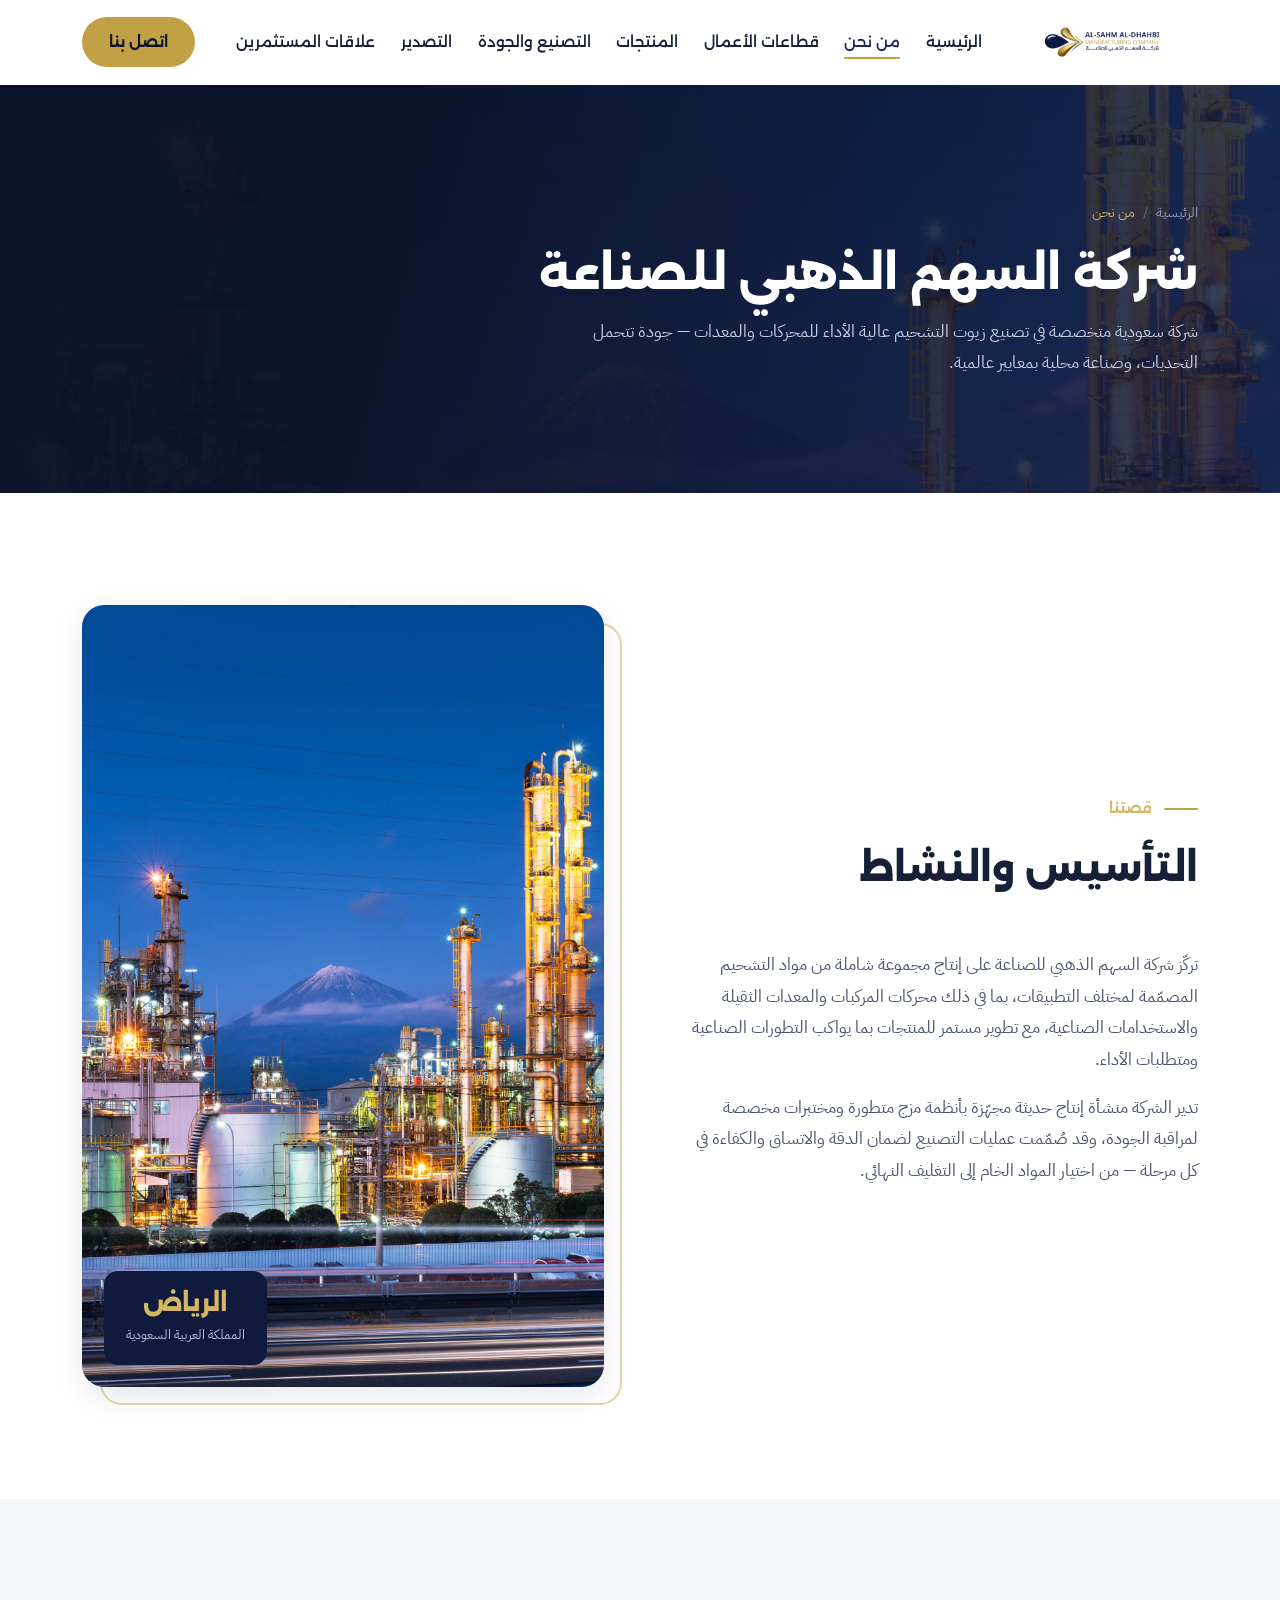
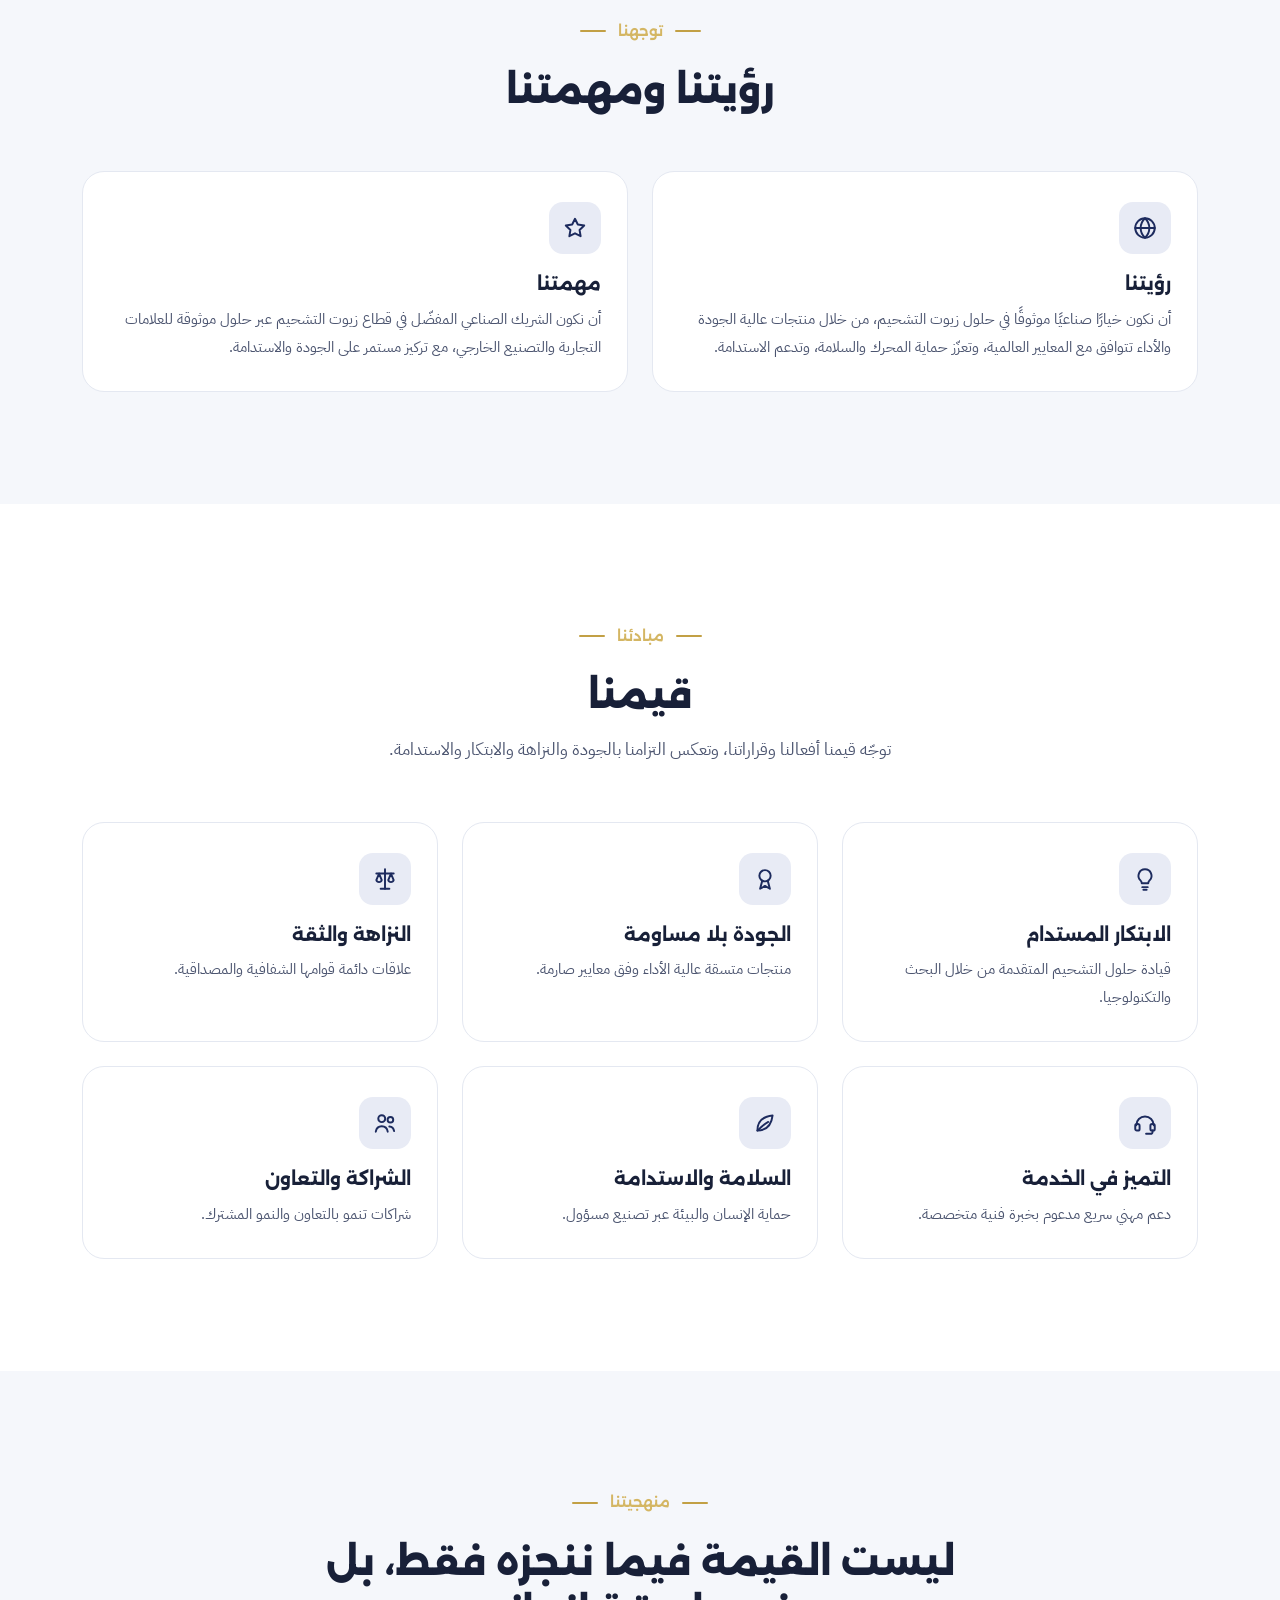
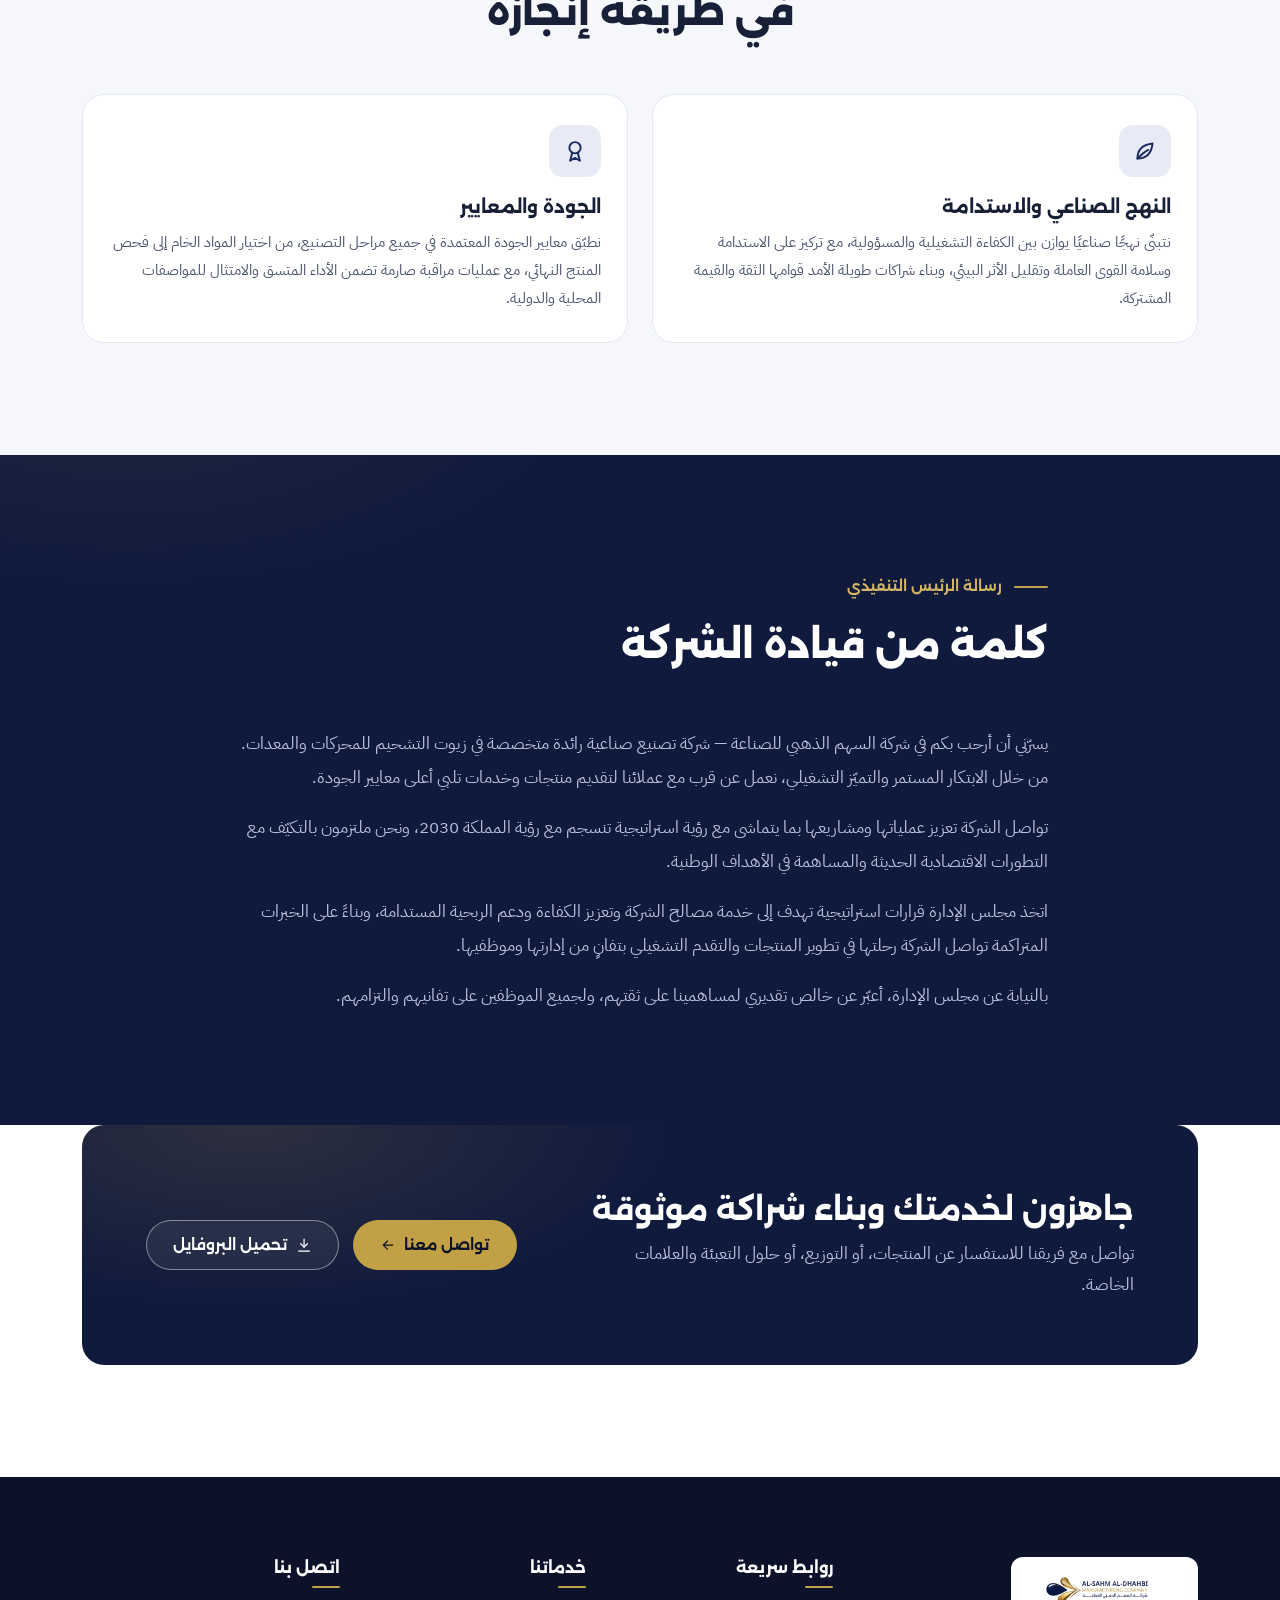
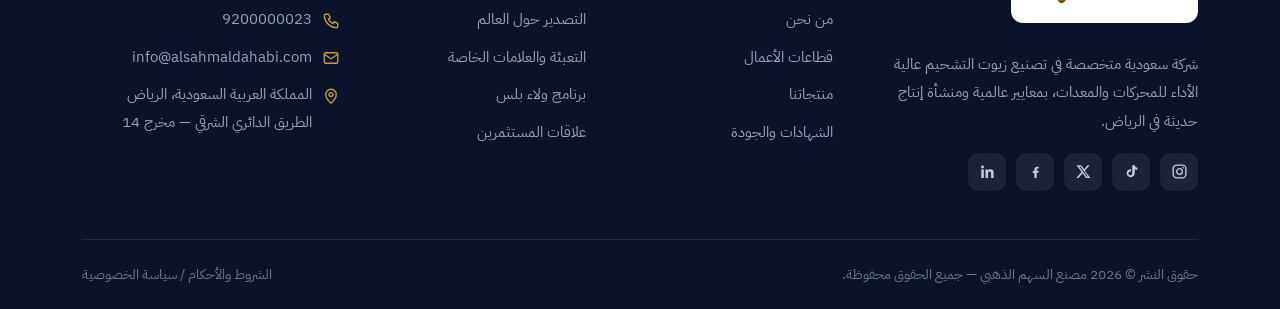
<file: about.html>
<!DOCTYPE html>
<html lang="ar" dir="rtl">
<head>
<meta charset="UTF-8">
<meta name="viewport" content="width=device-width, initial-scale=1">
<title>من نحن | مصنع السهم الذهبي</title>
<meta name="description" content="تعرّف على شركة السهم الذهبي للصناعة: رؤيتنا ومهمتنا وقيمنا ورسالة الرئيس التنفيذي.">
<link rel="icon" href="data:image/svg+xml,%3Csvg xmlns='http://www.w3.org/2000/svg' viewBox='0 0 32 32'%3E%3Cpath d='M16 2s10 11 10 18a10 10 0 01-20 0C6 13 16 2 16 2z' fill='%231D2B5E'/%3E%3Cpath d='M10 20l6-4 6 4-6 4z' fill='%23C2A045'/%3E%3C/svg%3E">
<link rel="preconnect" href="https://fonts.googleapis.com">
<link rel="preconnect" href="https://fonts.gstatic.com" crossorigin>
<link href="https://fonts.googleapis.com/css2?family=Alexandria:wght@500;600;700;800&family=IBM+Plex+Sans+Arabic:wght@400;500;600;700&display=swap" rel="stylesheet">
<link rel="stylesheet" href="assets/css/style.css">
</head>
<body>

<header class="site-header">
  <div class="container nav-wrap">
    <a class="brand" href="index.html" aria-label="مصنع السهم الذهبي — الرئيسية">
      <img src="assets/img/logo.png" alt="شعار شركة السهم الذهبي للصناعة">
    </a>
    <nav class="main-nav" id="main-nav" aria-label="التنقل الرئيسي">
      <ul>
          <li><a href="index.html">الرئيسية</a></li>
          <li><a href="about.html" aria-current="page">من نحن</a></li>
          <li><a href="sectors.html">قطاعات الأعمال</a></li>
          <li><a href="products.html">المنتجات</a></li>
          <li><a href="quality.html">التصنيع والجودة</a></li>
          <li><a href="export.html">التصدير</a></li>
          <li><a href="investors.html">علاقات المستثمرين</a></li>
        <li class="nav-contact-m"><a href="contact.html">اتصل بنا</a></li>
      </ul>
    </nav>
    <a class="btn btn-gold nav-cta" href="contact.html">اتصل بنا</a>
    <button class="nav-toggle" aria-expanded="false" aria-controls="main-nav" aria-label="فتح القائمة">
      <svg viewBox="0 0 24 24" fill="none" stroke="currentColor" stroke-width="2" stroke-linecap="round"><path d="M4 7h16M4 12h16M4 17h16"/></svg>
    </button>
  </div>
</header>

<main>

<section class="page-hero">
  <div class="container">
    <nav class="crumbs" aria-label="مسار الصفحة"><a href="index.html">الرئيسية</a><span class="sep">/</span><span class="here">من نحن</span></nav>
    <h1>شركة السهم الذهبي للصناعة</h1>
    <p>شركة سعودية متخصصة في تصنيع زيوت التشحيم عالية الأداء للمحركات والمعدات — جودة تتحمل التحديات، وصناعة محلية بمعايير عالمية.</p>
  </div>
</section>

<section class="section">
  <div class="container split">
    <div>
      <div class="section-head reveal"><span class="eyebrow">قصتنا</span><h2>التأسيس والنشاط</h2></div>
      <p class="reveal">تركّز شركة السهم الذهبي للصناعة على إنتاج مجموعة شاملة من مواد التشحيم المصمّمة لمختلف التطبيقات، بما في ذلك محركات المركبات والمعدات الثقيلة والاستخدامات الصناعية، مع تطوير مستمر للمنتجات بما يواكب التطورات الصناعية ومتطلبات الأداء.</p>
      <p class="reveal">تدير الشركة منشأة إنتاج حديثة مجهّزة بأنظمة مزج متطورة ومختبرات مخصصة لمراقبة الجودة، وقد صُمّمت عمليات التصنيع لضمان الدقة والاتساق والكفاءة في كل مرحلة — من اختيار المواد الخام إلى التغليف النهائي.</p>
    </div>
    <div class="split-media reveal">
      <img src="assets/img/factory-night.jpg" alt="منشأة صناعية حديثة لإنتاج زيوت التشحيم">
      <div class="split-badge"><strong>الرياض</strong><span>المملكة العربية السعودية</span></div>
    </div>
  </div>
</section>

<section class="section section-alt">
  <div class="container">
    <div class="section-head center reveal"><span class="eyebrow">توجهنا</span><h2>رؤيتنا ومهمتنا</h2></div>
    <div class="grid grid-2">
      <div class="card reveal">
        <span class="ic"><svg viewBox="0 0 24 24" fill="none" stroke="currentColor" stroke-width="1.8" stroke-linecap="round" stroke-linejoin="round" aria-hidden="true"><circle cx="12" cy="12" r="9"/><path d="M3 12h18"/><path d="M12 3c2.7 2.6 4 5.6 4 9s-1.3 6.4-4 9c-2.7-2.6-4-5.6-4-9s1.3-6.4 4-9z"/></svg></span>
        <h3>رؤيتنا</h3>
        <p>أن نكون خيارًا صناعيًا موثوقًا في حلول زيوت التشحيم، من خلال منتجات عالية الجودة والأداء تتوافق مع المعايير العالمية، وتعزّز حماية المحرك والسلامة، وتدعم الاستدامة.</p>
      </div>
      <div class="card reveal">
        <span class="ic"><svg viewBox="0 0 24 24" fill="none" stroke="currentColor" stroke-width="1.8" stroke-linecap="round" stroke-linejoin="round" aria-hidden="true"><path d="M12 3.5l2.6 5.3 5.9.9-4.3 4.1 1 5.8L12 16.9l-5.2 2.7 1-5.8-4.3-4.1 5.9-.9L12 3.5z"/></svg></span>
        <h3>مهمتنا</h3>
        <p>أن نكون الشريك الصناعي المفضّل في قطاع زيوت التشحيم عبر حلول موثوقة للعلامات التجارية والتصنيع الخارجي، مع تركيز مستمر على الجودة والاستدامة.</p>
      </div>
    </div>
  </div>
</section>

<section class="section">
  <div class="container">
    <div class="section-head center reveal"><span class="eyebrow">مبادئنا</span><h2>قيمنا</h2><p class="lede">توجّه قيمنا أفعالنا وقراراتنا، وتعكس التزامنا بالجودة والنزاهة والابتكار والاستدامة.</p></div>
    <div class="grid grid-3">
      <div class="card reveal">
        <span class="ic"><svg viewBox="0 0 24 24" fill="none" stroke="currentColor" stroke-width="1.8" stroke-linecap="round" stroke-linejoin="round" aria-hidden="true"><path d="M12 3a6 6 0 00-4.2 10.3c.8.8 1.2 1.7 1.2 2.7h6c0-1 .4-1.9 1.2-2.7A6 6 0 0012 3z"/><path d="M9.5 19.5h5M10.5 22h3"/></svg></span>
        <h3>الابتكار المستدام</h3>
        <p>قيادة حلول التشحيم المتقدمة من خلال البحث والتكنولوجيا.</p>
      </div>
      <div class="card reveal">
        <span class="ic"><svg viewBox="0 0 24 24" fill="none" stroke="currentColor" stroke-width="1.8" stroke-linecap="round" stroke-linejoin="round" aria-hidden="true"><circle cx="12" cy="9" r="5.2"/><path d="M9.5 13.5L7.5 21l4.5-2.6L16.5 21l-2-7.5"/></svg></span>
        <h3>الجودة بلا مساومة</h3>
        <p>منتجات متسقة عالية الأداء وفق معايير صارمة.</p>
      </div>
      <div class="card reveal">
        <span class="ic"><svg viewBox="0 0 24 24" fill="none" stroke="currentColor" stroke-width="1.8" stroke-linecap="round" stroke-linejoin="round" aria-hidden="true"><path d="M12 3v18"/><path d="M8 21h8"/><path d="M4 7h16"/><path d="M6.5 7L4 13a2.6 2.6 0 005 0L6.5 7zM17.5 7L15 13a2.6 2.6 0 005 0l-2.5-6z"/></svg></span>
        <h3>النزاهة والثقة</h3>
        <p>علاقات دائمة قوامها الشفافية والمصداقية.</p>
      </div>
      <div class="card reveal">
        <span class="ic"><svg viewBox="0 0 24 24" fill="none" stroke="currentColor" stroke-width="1.8" stroke-linecap="round" stroke-linejoin="round" aria-hidden="true"><path d="M4 14a8 8 0 0116 0"/><rect x="3" y="13" width="4" height="6" rx="1.5"/><rect x="17" y="13" width="4" height="6" rx="1.5"/><path d="M19 19v1a2 2 0 01-2 2h-4"/></svg></span>
        <h3>التميز في الخدمة</h3>
        <p>دعم مهني سريع مدعوم بخبرة فنية متخصصة.</p>
      </div>
      <div class="card reveal">
        <span class="ic"><svg viewBox="0 0 24 24" fill="none" stroke="currentColor" stroke-width="1.8" stroke-linecap="round" stroke-linejoin="round" aria-hidden="true"><path d="M5 19C5 11 10 6 19 5c-1 9-6 14-14 14z"/><path d="M5 19c3-3 6-6 10-8"/></svg></span>
        <h3>السلامة والاستدامة</h3>
        <p>حماية الإنسان والبيئة عبر تصنيع مسؤول.</p>
      </div>
      <div class="card reveal">
        <span class="ic"><svg viewBox="0 0 24 24" fill="none" stroke="currentColor" stroke-width="1.8" stroke-linecap="round" stroke-linejoin="round" aria-hidden="true"><circle cx="9" cy="8" r="3.2"/><path d="M3.5 20c.5-3.2 2.7-5 5.5-5s5 1.8 5.5 5"/><circle cx="17" cy="9" r="2.6"/><path d="M16 15.2c2.4.2 4 1.8 4.4 4.3"/></svg></span>
        <h3>الشراكة والتعاون</h3>
        <p>شراكات تنمو بالتعاون والنمو المشترك.</p>
      </div>
    </div>
  </div>
</section>

<section class="section section-alt">
  <div class="container">
    <div class="section-head center reveal"><span class="eyebrow">منهجيتنا</span><h2>ليست القيمة فيما ننجزه فقط، بل في طريقة إنجازه</h2></div>
    <div class="grid grid-2">
      <div class="card reveal">
        <span class="ic"><svg viewBox="0 0 24 24" fill="none" stroke="currentColor" stroke-width="1.8" stroke-linecap="round" stroke-linejoin="round" aria-hidden="true"><path d="M5 19C5 11 10 6 19 5c-1 9-6 14-14 14z"/><path d="M5 19c3-3 6-6 10-8"/></svg></span>
        <h3>النهج الصناعي والاستدامة</h3>
        <p>نتبنّى نهجًا صناعيًا يوازن بين الكفاءة التشغيلية والمسؤولية، مع تركيز على الاستدامة وسلامة القوى العاملة وتقليل الأثر البيئي، وبناء شراكات طويلة الأمد قوامها الثقة والقيمة المشتركة.</p>
      </div>
      <div class="card reveal">
        <span class="ic"><svg viewBox="0 0 24 24" fill="none" stroke="currentColor" stroke-width="1.8" stroke-linecap="round" stroke-linejoin="round" aria-hidden="true"><circle cx="12" cy="9" r="5.2"/><path d="M9.5 13.5L7.5 21l4.5-2.6L16.5 21l-2-7.5"/></svg></span>
        <h3>الجودة والمعايير</h3>
        <p>نطبّق معايير الجودة المعتمدة في جميع مراحل التصنيع، من اختيار المواد الخام إلى فحص المنتج النهائي، مع عمليات مراقبة صارمة تضمن الأداء المتسق والامتثال للمواصفات المحلية والدولية.</p>
      </div>
    </div>
  </div>
</section>

<section class="section section-navy" id="ceo">
  <div class="container" style="max-width:880px">
    <div class="section-head reveal"><span class="eyebrow">رسالة الرئيس التنفيذي</span><h2>كلمة من قيادة الشركة</h2></div>
    <div class="reveal" style="font-size:1.05rem;line-height:2">
      <p>يسرّني أن أرحب بكم في شركة السهم الذهبي للصناعة — شركة تصنيع صناعية رائدة متخصصة في زيوت التشحيم للمحركات والمعدات. من خلال الابتكار المستمر والتميّز التشغيلي، نعمل عن قرب مع عملائنا لتقديم منتجات وخدمات تلبي أعلى معايير الجودة.</p>
      <p>تواصل الشركة تعزيز عملياتها ومشاريعها بما يتماشى مع رؤية استراتيجية تنسجم مع رؤية المملكة 2030، ونحن ملتزمون بالتكيّف مع التطورات الاقتصادية الحديثة والمساهمة في الأهداف الوطنية.</p>
      <p>اتخذ مجلس الإدارة قرارات استراتيجية تهدف إلى خدمة مصالح الشركة وتعزيز الكفاءة ودعم الربحية المستدامة، وبناءً على الخبرات المتراكمة تواصل الشركة رحلتها في تطوير المنتجات والتقدم التشغيلي بتفانٍ من إدارتها وموظفيها.</p>
      <p style="margin-bottom:0">بالنيابة عن مجلس الإدارة، أعبّر عن خالص تقديري لمساهمينا على ثقتهم، ولجميع الموظفين على تفانيهم والتزامهم.</p>
    </div>
  </div>
</section>


<section class="section" style="padding-top:0">
  <div class="container">
    <div class="cta-band reveal">
      <div>
        <h2>جاهزون لخدمتك وبناء شراكة موثوقة</h2>
        <p>تواصل مع فريقنا للاستفسار عن المنتجات، أو التوزيع، أو حلول التعبئة والعلامات الخاصة.</p>
      </div>
      <div class="actions">
        <a class="btn btn-gold" href="contact.html">تواصل معنا <svg viewBox="0 0 24 24" fill="none" stroke="currentColor" stroke-width="1.8" stroke-linecap="round" stroke-linejoin="round" aria-hidden="true"><path d="M19 12H5"/><path d="M11 18l-6-6 6-6"/></svg></a>
        <a class="btn btn-ghost" href="assets/docs/company-profile.pdf" target="_blank" rel="noopener"><svg viewBox="0 0 24 24" fill="none" stroke="currentColor" stroke-width="1.8" stroke-linecap="round" stroke-linejoin="round" aria-hidden="true"><path d="M12 3v12"/><path d="M7 10l5 5 5-5"/><path d="M4 21h16"/></svg> تحميل البروفايل</a>
      </div>
    </div>
  </div>
</section>

</main>

<footer class="site-footer">
  <div class="container">
    <div class="footer-grid">
      <div class="footer-brand">
        <span class="logo-chip"><img src="assets/img/logo.png" alt="شعار شركة السهم الذهبي للصناعة"></span>
        <p>شركة سعودية متخصصة في تصنيع زيوت التشحيم عالية الأداء للمحركات والمعدات، بمعايير عالمية ومنشأة إنتاج حديثة في الرياض.</p>
        <div class="socials">
          <a href="https://www.instagram.com/alsahm.aldhahabi.factory/" target="_blank" rel="noopener" aria-label="Instagram"><svg viewBox="0 0 24 24" fill="none" stroke="currentColor" stroke-width="1.9" aria-hidden="true"><rect x="3" y="3" width="18" height="18" rx="5"/><circle cx="12" cy="12" r="4"/><circle cx="17.2" cy="6.8" r="1.1" fill="currentColor" stroke="none"/></svg></a>
          <a href="https://www.tiktok.com/@alsahm.aldhahabi.factory" target="_blank" rel="noopener" aria-label="TikTok"><svg viewBox="0 0 24 24" fill="currentColor" aria-hidden="true"><path d="M16.6 3c.4 2 1.7 3.4 3.8 3.6v3c-1.5 0-2.8-.4-3.8-1.2v5.7c0 3.4-2.4 5.9-5.7 5.9A5.6 5.6 0 015.2 14.4c0-3.3 2.6-5.7 6-5.5V12c-.3-.1-.7-.2-1-.1-1.5 0-2.6 1.2-2.6 2.7s1.2 2.8 2.7 2.8c1.6 0 2.7-1.2 2.7-3V3h3.6z"/></svg></a>
          <a href="https://x.com/alsahm_dhahabi" target="_blank" rel="noopener" aria-label="X"><svg viewBox="0 0 24 24" fill="currentColor" aria-hidden="true"><path d="M17.5 3h3.1l-6.8 7.8L21.8 21h-6.3l-4.9-6.4L5 21H1.9l7.3-8.4L2.2 3h6.4L13 8.9 17.5 3zm-1.1 16.1h1.7L7.7 4.8H5.9l10.5 14.3z"/></svg></a>
          <a href="https://www.facebook.com/profile.php?id=61587297566640" target="_blank" rel="noopener" aria-label="Facebook"><svg viewBox="0 0 24 24" fill="currentColor" aria-hidden="true"><path d="M13.7 21v-7.1h2.4l.4-2.8h-2.8V9.3c0-.8.3-1.4 1.5-1.4h1.4V5.4c-.6-.1-1.4-.2-2.3-.2-2.3 0-3.9 1.4-3.9 4v2H8.1v2.8h2.3V21h3.3z"/></svg></a>
          <a href="https://linkedin.com/company/alsahm-aldhahabi-factory/" target="_blank" rel="noopener" aria-label="LinkedIn"><svg viewBox="0 0 24 24" fill="currentColor" aria-hidden="true"><path d="M5 3.6a2.1 2.1 0 11 0 4.2 2.1 2.1 0 010-4.2zM3.2 9.2h3.6V21H3.2zM9.2 9.2h3.5v1.6h.1c.5-.9 1.7-1.9 3.5-1.9 3.7 0 4.4 2.4 4.4 5.6V21h-3.6v-5.8c0-1.4 0-3.2-2-3.2s-2.3 1.5-2.3 3.1V21H9.2V9.2z"/></svg></a>
        </div>
      </div>
      <div>
        <h4>روابط سريعة</h4>
        <ul>
          <li><a href="about.html">من نحن</a></li>
          <li><a href="sectors.html">قطاعات الأعمال</a></li>
          <li><a href="products.html">منتجاتنا</a></li>
          <li><a href="quality.html">الشهادات والجودة</a></li>
        </ul>
      </div>
      <div>
        <h4>خدماتنا</h4>
        <ul>
          <li><a href="export.html">التصدير حول العالم</a></li>
          <li><a href="sectors.html#filling">التعبئة والعلامات الخاصة</a></li>
          <li><a href="sectors.html#loyalty">برنامج ولاء بلس</a></li>
          <li><a href="investors.html">علاقات المستثمرين</a></li>
        </ul>
      </div>
      <div>
        <h4>اتصل بنا</h4>
        <ul class="footer-contact">
          <li><svg viewBox="0 0 24 24" fill="none" stroke="currentColor" stroke-width="1.8" stroke-linecap="round" stroke-linejoin="round" aria-hidden="true"><path d="M5 3h4l2 5-2.5 1.5a12 12 0 006 6L16 13l5 2v4a2 2 0 01-2 2A17 17 0 013 5a2 2 0 012-2z"/></svg><a href="tel:9200000023" dir="ltr">9200000023</a></li>
          <li><svg viewBox="0 0 24 24" fill="none" stroke="currentColor" stroke-width="1.8" stroke-linecap="round" stroke-linejoin="round" aria-hidden="true"><rect x="3" y="5" width="18" height="14" rx="2"/><path d="M3 7l9 6 9-6"/></svg><a href="mailto:info@alsahmaldahabi.com" dir="ltr">info@alsahmaldahabi.com</a></li>
          <li><svg viewBox="0 0 24 24" fill="none" stroke="currentColor" stroke-width="1.8" stroke-linecap="round" stroke-linejoin="round" aria-hidden="true"><path d="M12 21.5S5 15.6 5 10a7 7 0 0114 0c0 5.6-7 11.5-7 11.5z"/><circle cx="12" cy="10" r="2.6"/></svg><span>المملكة العربية السعودية، الرياض<br>الطريق الدائري الشرقي — مخرج 14</span></li>
        </ul>
      </div>
    </div>
    <div class="footer-bottom">
      <span>حقوق النشر © 2026 مصنع السهم الذهبي — جميع الحقوق محفوظة.</span>
      <span><a href="contact.html">الشروط والأحكام</a> / <a href="contact.html">سياسة الخصوصية</a></span>
    </div>
  </div>
</footer>

<script src="assets/js/main.js" defer></script>
<script src="assets/js/worldmap.js" defer></script>
</body>
</html>
</file>
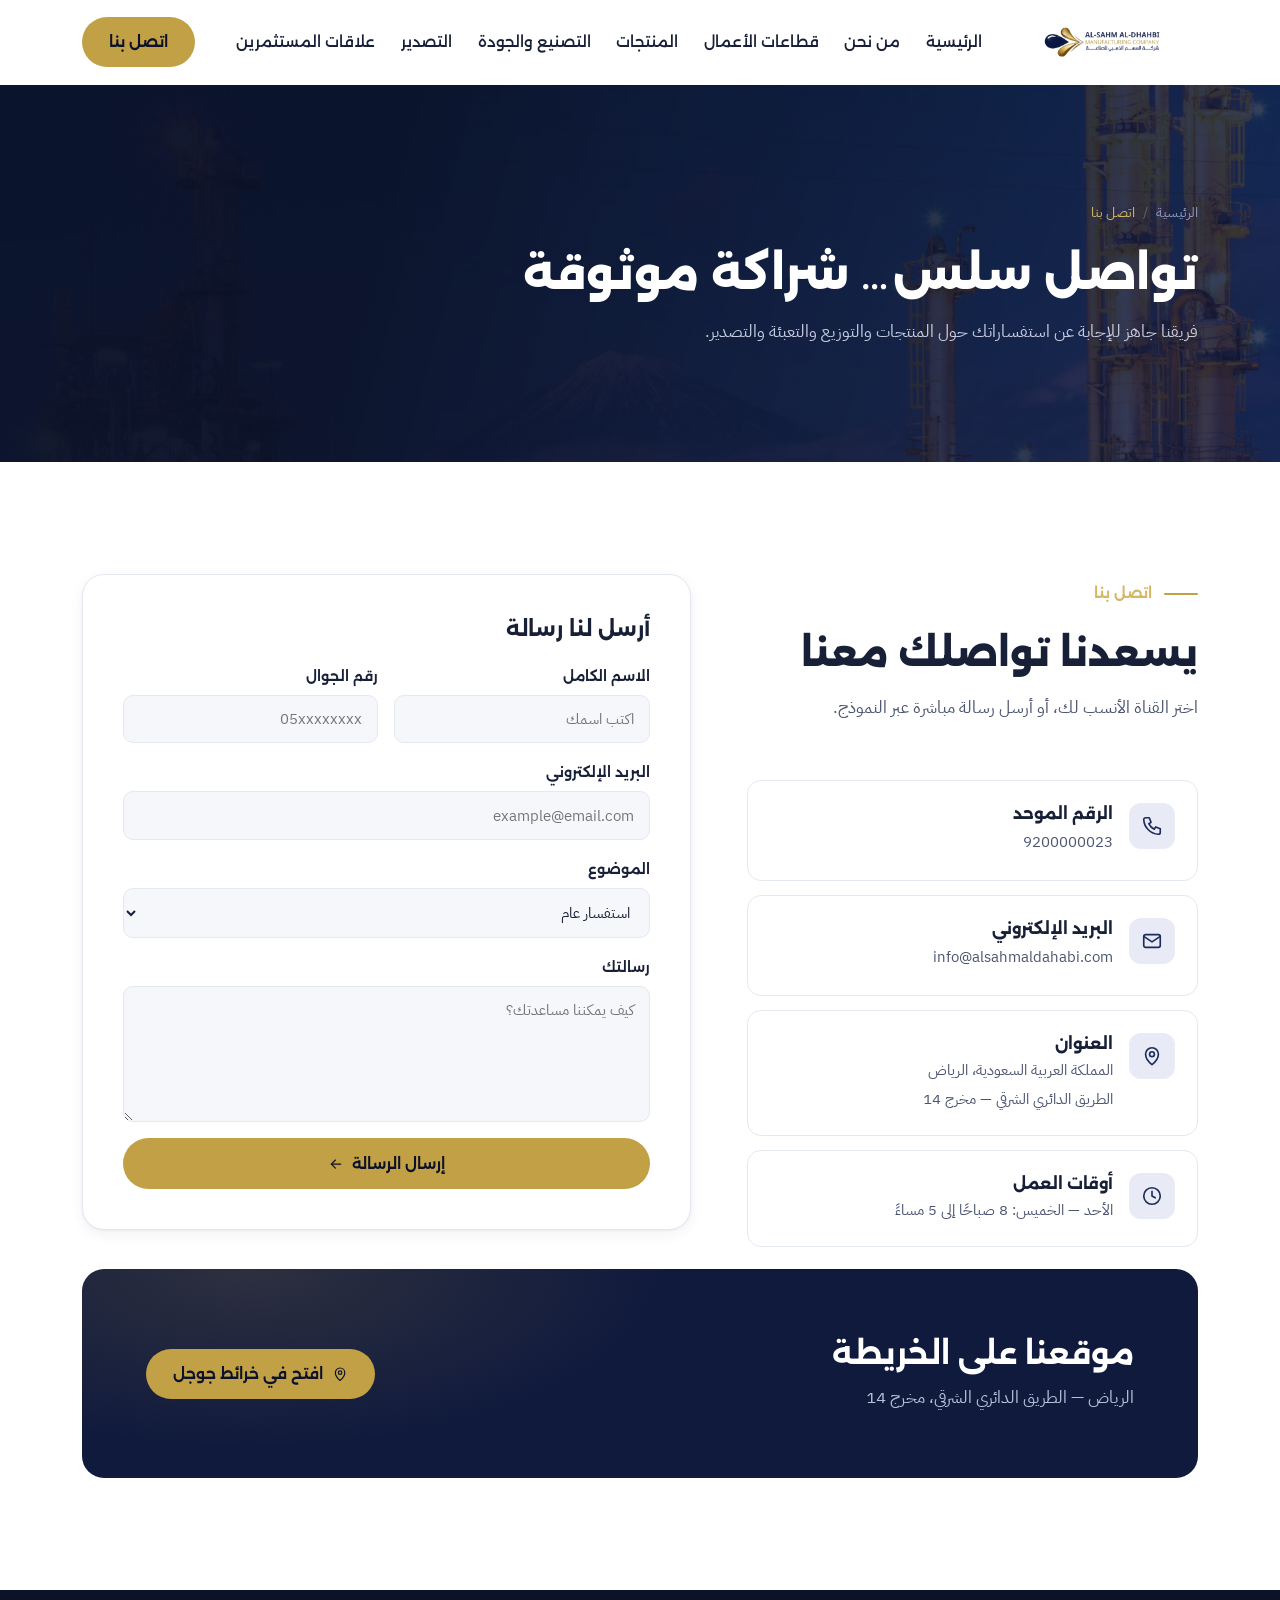
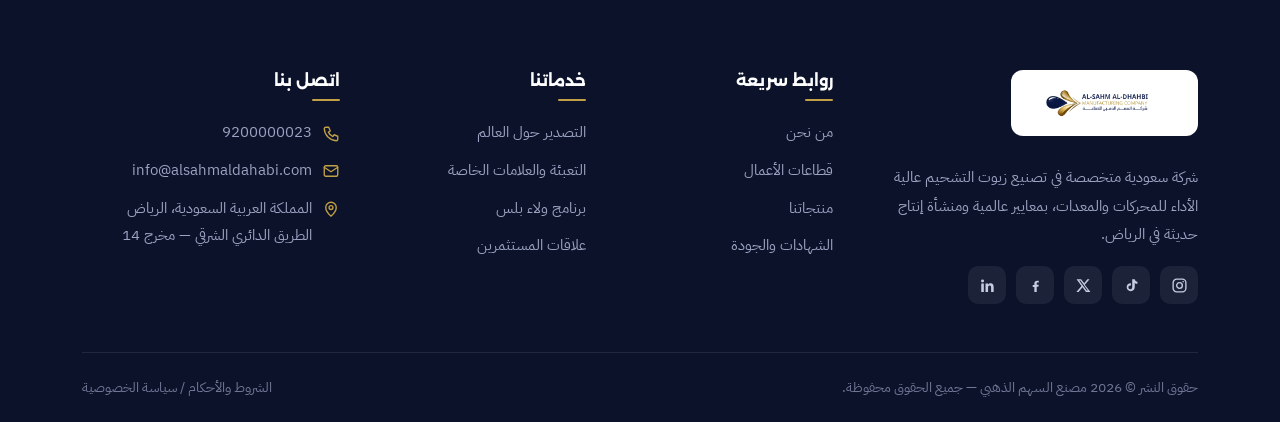
<file: contact.html>
<!DOCTYPE html>
<html lang="ar" dir="rtl">
<head>
<meta charset="UTF-8">
<meta name="viewport" content="width=device-width, initial-scale=1">
<title>اتصل بنا | مصنع السهم الذهبي</title>
<meta name="description" content="تواصل مع مصنع السهم الذهبي: هاتف 9200000023، الرياض — الطريق الدائري الشرقي مخرج 14.">
<link rel="icon" href="data:image/svg+xml,%3Csvg xmlns='http://www.w3.org/2000/svg' viewBox='0 0 32 32'%3E%3Cpath d='M16 2s10 11 10 18a10 10 0 01-20 0C6 13 16 2 16 2z' fill='%231D2B5E'/%3E%3Cpath d='M10 20l6-4 6 4-6 4z' fill='%23C2A045'/%3E%3C/svg%3E">
<link rel="preconnect" href="https://fonts.googleapis.com">
<link rel="preconnect" href="https://fonts.gstatic.com" crossorigin>
<link href="https://fonts.googleapis.com/css2?family=Alexandria:wght@500;600;700;800&family=IBM+Plex+Sans+Arabic:wght@400;500;600;700&display=swap" rel="stylesheet">
<link rel="stylesheet" href="assets/css/style.css">
</head>
<body>

<header class="site-header">
  <div class="container nav-wrap">
    <a class="brand" href="index.html" aria-label="مصنع السهم الذهبي — الرئيسية">
      <img src="assets/img/logo.png" alt="شعار شركة السهم الذهبي للصناعة">
    </a>
    <nav class="main-nav" id="main-nav" aria-label="التنقل الرئيسي">
      <ul>
          <li><a href="index.html">الرئيسية</a></li>
          <li><a href="about.html">من نحن</a></li>
          <li><a href="sectors.html">قطاعات الأعمال</a></li>
          <li><a href="products.html">المنتجات</a></li>
          <li><a href="quality.html">التصنيع والجودة</a></li>
          <li><a href="export.html">التصدير</a></li>
          <li><a href="investors.html">علاقات المستثمرين</a></li>
        <li class="nav-contact-m"><a href="contact.html">اتصل بنا</a></li>
      </ul>
    </nav>
    <a class="btn btn-gold nav-cta" href="contact.html">اتصل بنا</a>
    <button class="nav-toggle" aria-expanded="false" aria-controls="main-nav" aria-label="فتح القائمة">
      <svg viewBox="0 0 24 24" fill="none" stroke="currentColor" stroke-width="2" stroke-linecap="round"><path d="M4 7h16M4 12h16M4 17h16"/></svg>
    </button>
  </div>
</header>

<main>

<section class="page-hero">
  <div class="container">
    <nav class="crumbs" aria-label="مسار الصفحة"><a href="index.html">الرئيسية</a><span class="sep">/</span><span class="here">اتصل بنا</span></nav>
    <h1>تواصل سلس… شراكة موثوقة</h1>
    <p>فريقنا جاهز للإجابة عن استفساراتك حول المنتجات والتوزيع والتعبئة والتصدير.</p>
  </div>
</section>

<section class="section">
  <div class="container contact-grid">
    <div>
      <div class="section-head reveal"><span class="eyebrow">اتصل بنا</span><h2>يسعدنا تواصلك معنا</h2><p class="lede">اختر القناة الأنسب لك، أو أرسل رسالة مباشرة عبر النموذج.</p></div>
      <div class="contact-card reveal">
        <span class="ic"><svg viewBox="0 0 24 24" fill="none" stroke="currentColor" stroke-width="1.8" stroke-linecap="round" stroke-linejoin="round" aria-hidden="true"><path d="M5 3h4l2 5-2.5 1.5a12 12 0 006 6L16 13l5 2v4a2 2 0 01-2 2A17 17 0 013 5a2 2 0 012-2z"/></svg></span>
        <div><h3>الرقم الموحد</h3><a href="tel:9200000023">9200000023</a></div>
      </div>
      <div class="contact-card reveal">
        <span class="ic"><svg viewBox="0 0 24 24" fill="none" stroke="currentColor" stroke-width="1.8" stroke-linecap="round" stroke-linejoin="round" aria-hidden="true"><rect x="3" y="5" width="18" height="14" rx="2"/><path d="M3 7l9 6 9-6"/></svg></span>
        <div><h3>البريد الإلكتروني</h3><a href="mailto:info@alsahmaldahabi.com">info@alsahmaldahabi.com</a></div>
      </div>
      <div class="contact-card reveal">
        <span class="ic"><svg viewBox="0 0 24 24" fill="none" stroke="currentColor" stroke-width="1.8" stroke-linecap="round" stroke-linejoin="round" aria-hidden="true"><path d="M12 21.5S5 15.6 5 10a7 7 0 0114 0c0 5.6-7 11.5-7 11.5z"/><circle cx="12" cy="10" r="2.6"/></svg></span>
        <div><h3>العنوان</h3><p class="addr">المملكة العربية السعودية، الرياض<br>الطريق الدائري الشرقي — مخرج 14</p></div>
      </div>
      <div class="contact-card reveal">
        <span class="ic"><svg viewBox="0 0 24 24" fill="none" stroke="currentColor" stroke-width="1.8" stroke-linecap="round" stroke-linejoin="round" aria-hidden="true"><circle cx="12" cy="12" r="9"/><path d="M12 7v5l3.5 2"/></svg></span>
        <div><h3>أوقات العمل</h3><p class="addr">الأحد — الخميس: 8 صباحًا إلى 5 مساءً</p></div>
      </div>
    </div>
    <div class="form-card reveal">
      <h2 style="font-size:1.3rem;margin-bottom:20px">أرسل لنا رسالة</h2>
      <form id="contact-form" class="form-grid">
        <div class="field">
          <label for="f-name">الاسم الكامل</label>
          <input id="f-name" name="name" type="text" required placeholder="اكتب اسمك">
        </div>
        <div class="field">
          <label for="f-phone">رقم الجوال</label>
          <input id="f-phone" name="phone" type="tel" required placeholder="05xxxxxxxx" dir="ltr" style="text-align:end">
        </div>
        <div class="field full">
          <label for="f-email">البريد الإلكتروني</label>
          <input id="f-email" name="email" type="email" required placeholder="example@email.com" dir="ltr" style="text-align:end">
        </div>
        <div class="field full">
          <label for="f-subject">الموضوع</label>
          <select id="f-subject" name="subject">
            <option>استفسار عام</option>
            <option>طلب توزيع / جملة</option>
            <option>التعبئة والعلامات الخاصة</option>
            <option>التصدير</option>
            <option>استشارة فنية</option>
            <option>علاقات المستثمرين</option>
          </select>
        </div>
        <div class="field full">
          <label for="f-message">رسالتك</label>
          <textarea id="f-message" name="message" rows="5" required placeholder="كيف يمكننا مساعدتك؟"></textarea>
        </div>
        <div class="field full">
          <button class="btn btn-gold" type="submit" style="justify-content:center">إرسال الرسالة <svg viewBox="0 0 24 24" fill="none" stroke="currentColor" stroke-width="1.8" stroke-linecap="round" stroke-linejoin="round" aria-hidden="true"><path d="M19 12H5"/><path d="M11 18l-6-6 6-6"/></svg></button>
        </div>
      </form>
    </div>
  </div>
  <div class="container">
    <div class="cta-band reveal" style="margin-top:8px">
      <div>
        <h2>موقعنا على الخريطة</h2>
        <p>الرياض — الطريق الدائري الشرقي، مخرج 14</p>
      </div>
      <div class="actions">
        <a class="btn btn-gold" href="https://www.google.com/maps/search/?api=1&query=%D8%A7%D9%84%D8%B7%D8%B1%D9%8A%D9%82+%D8%A7%D9%84%D8%AF%D8%A7%D8%A6%D8%B1%D9%8A+%D8%A7%D9%84%D8%B4%D8%B1%D9%82%D9%8A+%D9%85%D8%AE%D8%B1%D8%AC+14+%D8%A7%D9%84%D8%B1%D9%8A%D8%A7%D8%B6" target="_blank" rel="noopener"><svg viewBox="0 0 24 24" fill="none" stroke="currentColor" stroke-width="1.8" stroke-linecap="round" stroke-linejoin="round" aria-hidden="true"><path d="M12 21.5S5 15.6 5 10a7 7 0 0114 0c0 5.6-7 11.5-7 11.5z"/><circle cx="12" cy="10" r="2.6"/></svg> افتح في خرائط جوجل</a>
      </div>
    </div>
  </div>
</section>

</main>

<footer class="site-footer">
  <div class="container">
    <div class="footer-grid">
      <div class="footer-brand">
        <span class="logo-chip"><img src="assets/img/logo.png" alt="شعار شركة السهم الذهبي للصناعة"></span>
        <p>شركة سعودية متخصصة في تصنيع زيوت التشحيم عالية الأداء للمحركات والمعدات، بمعايير عالمية ومنشأة إنتاج حديثة في الرياض.</p>
        <div class="socials">
          <a href="https://www.instagram.com/alsahm.aldhahabi.factory/" target="_blank" rel="noopener" aria-label="Instagram"><svg viewBox="0 0 24 24" fill="none" stroke="currentColor" stroke-width="1.9" aria-hidden="true"><rect x="3" y="3" width="18" height="18" rx="5"/><circle cx="12" cy="12" r="4"/><circle cx="17.2" cy="6.8" r="1.1" fill="currentColor" stroke="none"/></svg></a>
          <a href="https://www.tiktok.com/@alsahm.aldhahabi.factory" target="_blank" rel="noopener" aria-label="TikTok"><svg viewBox="0 0 24 24" fill="currentColor" aria-hidden="true"><path d="M16.6 3c.4 2 1.7 3.4 3.8 3.6v3c-1.5 0-2.8-.4-3.8-1.2v5.7c0 3.4-2.4 5.9-5.7 5.9A5.6 5.6 0 015.2 14.4c0-3.3 2.6-5.7 6-5.5V12c-.3-.1-.7-.2-1-.1-1.5 0-2.6 1.2-2.6 2.7s1.2 2.8 2.7 2.8c1.6 0 2.7-1.2 2.7-3V3h3.6z"/></svg></a>
          <a href="https://x.com/alsahm_dhahabi" target="_blank" rel="noopener" aria-label="X"><svg viewBox="0 0 24 24" fill="currentColor" aria-hidden="true"><path d="M17.5 3h3.1l-6.8 7.8L21.8 21h-6.3l-4.9-6.4L5 21H1.9l7.3-8.4L2.2 3h6.4L13 8.9 17.5 3zm-1.1 16.1h1.7L7.7 4.8H5.9l10.5 14.3z"/></svg></a>
          <a href="https://www.facebook.com/profile.php?id=61587297566640" target="_blank" rel="noopener" aria-label="Facebook"><svg viewBox="0 0 24 24" fill="currentColor" aria-hidden="true"><path d="M13.7 21v-7.1h2.4l.4-2.8h-2.8V9.3c0-.8.3-1.4 1.5-1.4h1.4V5.4c-.6-.1-1.4-.2-2.3-.2-2.3 0-3.9 1.4-3.9 4v2H8.1v2.8h2.3V21h3.3z"/></svg></a>
          <a href="https://linkedin.com/company/alsahm-aldhahabi-factory/" target="_blank" rel="noopener" aria-label="LinkedIn"><svg viewBox="0 0 24 24" fill="currentColor" aria-hidden="true"><path d="M5 3.6a2.1 2.1 0 11 0 4.2 2.1 2.1 0 010-4.2zM3.2 9.2h3.6V21H3.2zM9.2 9.2h3.5v1.6h.1c.5-.9 1.7-1.9 3.5-1.9 3.7 0 4.4 2.4 4.4 5.6V21h-3.6v-5.8c0-1.4 0-3.2-2-3.2s-2.3 1.5-2.3 3.1V21H9.2V9.2z"/></svg></a>
        </div>
      </div>
      <div>
        <h4>روابط سريعة</h4>
        <ul>
          <li><a href="about.html">من نحن</a></li>
          <li><a href="sectors.html">قطاعات الأعمال</a></li>
          <li><a href="products.html">منتجاتنا</a></li>
          <li><a href="quality.html">الشهادات والجودة</a></li>
        </ul>
      </div>
      <div>
        <h4>خدماتنا</h4>
        <ul>
          <li><a href="export.html">التصدير حول العالم</a></li>
          <li><a href="sectors.html#filling">التعبئة والعلامات الخاصة</a></li>
          <li><a href="sectors.html#loyalty">برنامج ولاء بلس</a></li>
          <li><a href="investors.html">علاقات المستثمرين</a></li>
        </ul>
      </div>
      <div>
        <h4>اتصل بنا</h4>
        <ul class="footer-contact">
          <li><svg viewBox="0 0 24 24" fill="none" stroke="currentColor" stroke-width="1.8" stroke-linecap="round" stroke-linejoin="round" aria-hidden="true"><path d="M5 3h4l2 5-2.5 1.5a12 12 0 006 6L16 13l5 2v4a2 2 0 01-2 2A17 17 0 013 5a2 2 0 012-2z"/></svg><a href="tel:9200000023" dir="ltr">9200000023</a></li>
          <li><svg viewBox="0 0 24 24" fill="none" stroke="currentColor" stroke-width="1.8" stroke-linecap="round" stroke-linejoin="round" aria-hidden="true"><rect x="3" y="5" width="18" height="14" rx="2"/><path d="M3 7l9 6 9-6"/></svg><a href="mailto:info@alsahmaldahabi.com" dir="ltr">info@alsahmaldahabi.com</a></li>
          <li><svg viewBox="0 0 24 24" fill="none" stroke="currentColor" stroke-width="1.8" stroke-linecap="round" stroke-linejoin="round" aria-hidden="true"><path d="M12 21.5S5 15.6 5 10a7 7 0 0114 0c0 5.6-7 11.5-7 11.5z"/><circle cx="12" cy="10" r="2.6"/></svg><span>المملكة العربية السعودية، الرياض<br>الطريق الدائري الشرقي — مخرج 14</span></li>
        </ul>
      </div>
    </div>
    <div class="footer-bottom">
      <span>حقوق النشر © 2026 مصنع السهم الذهبي — جميع الحقوق محفوظة.</span>
      <span><a href="contact.html">الشروط والأحكام</a> / <a href="contact.html">سياسة الخصوصية</a></span>
    </div>
  </div>
</footer>

<script src="assets/js/main.js" defer></script>
<script src="assets/js/worldmap.js" defer></script>
</body>
</html>
</file>
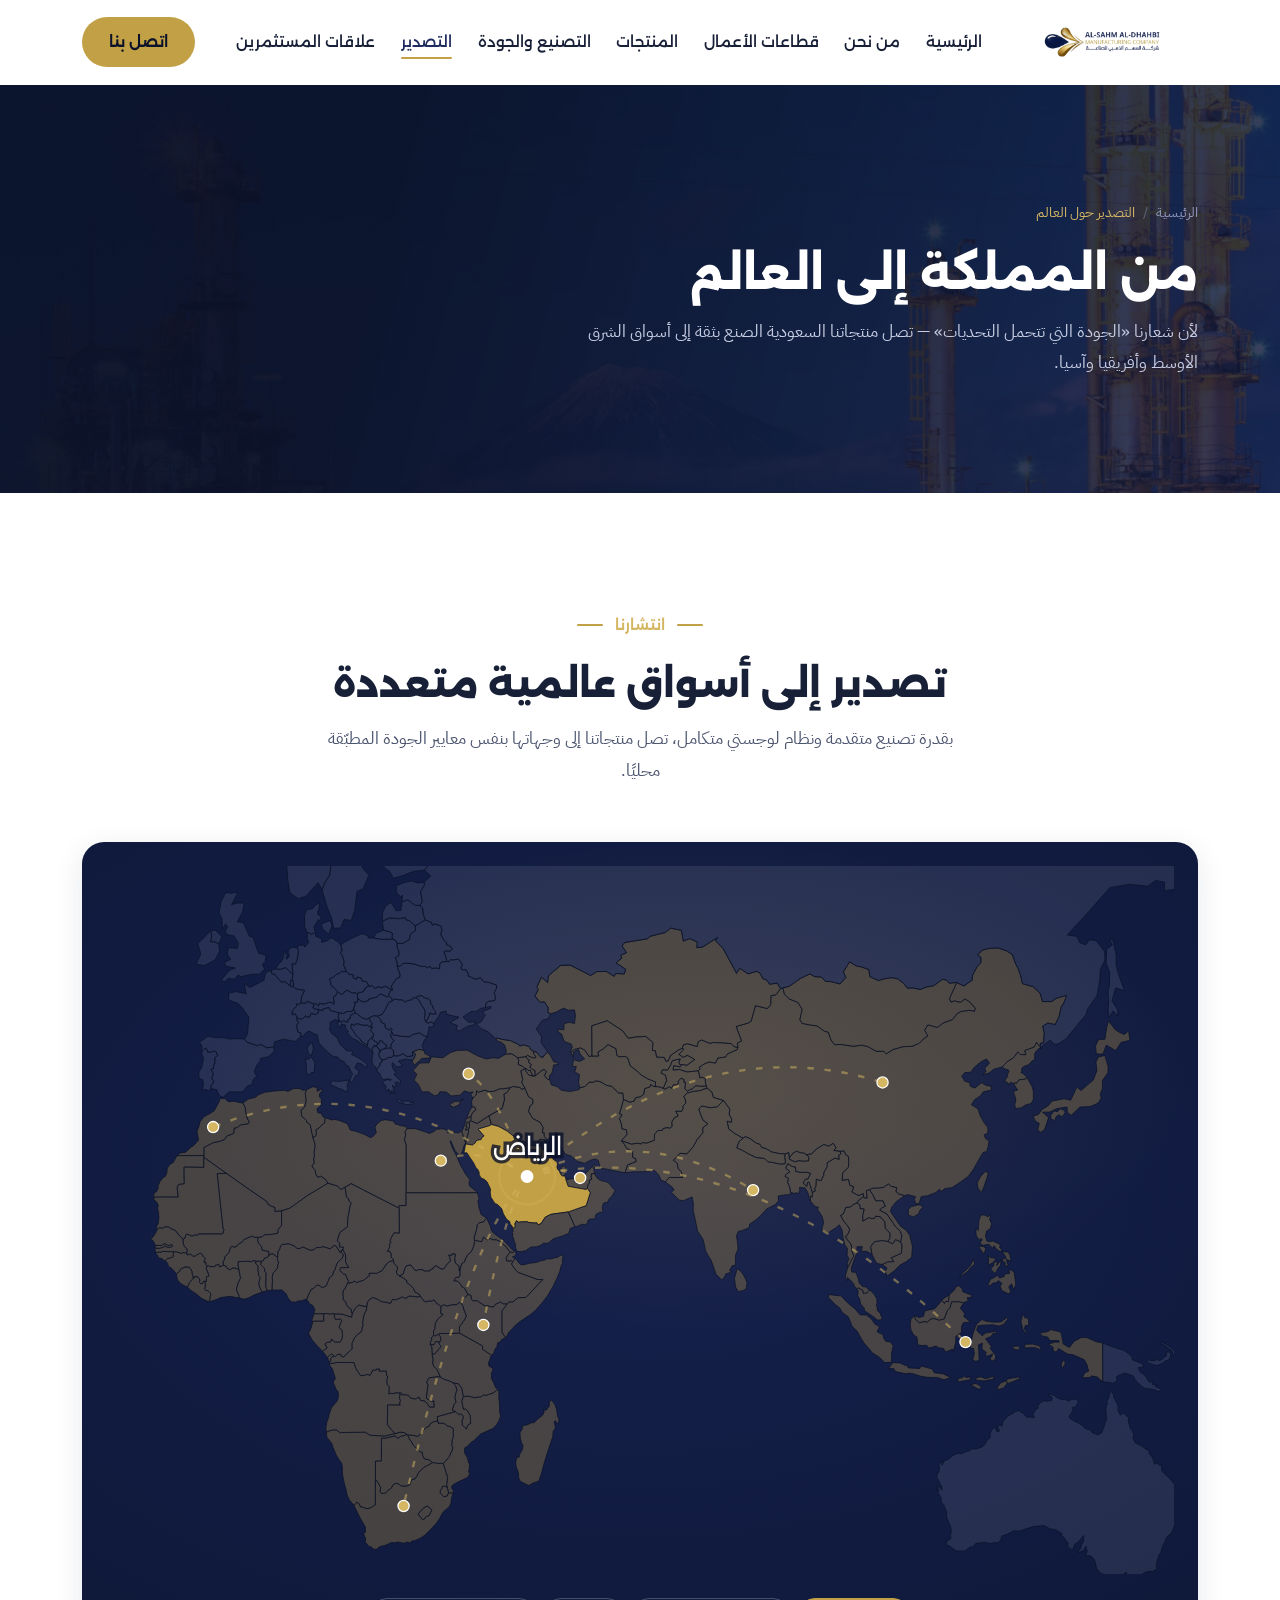
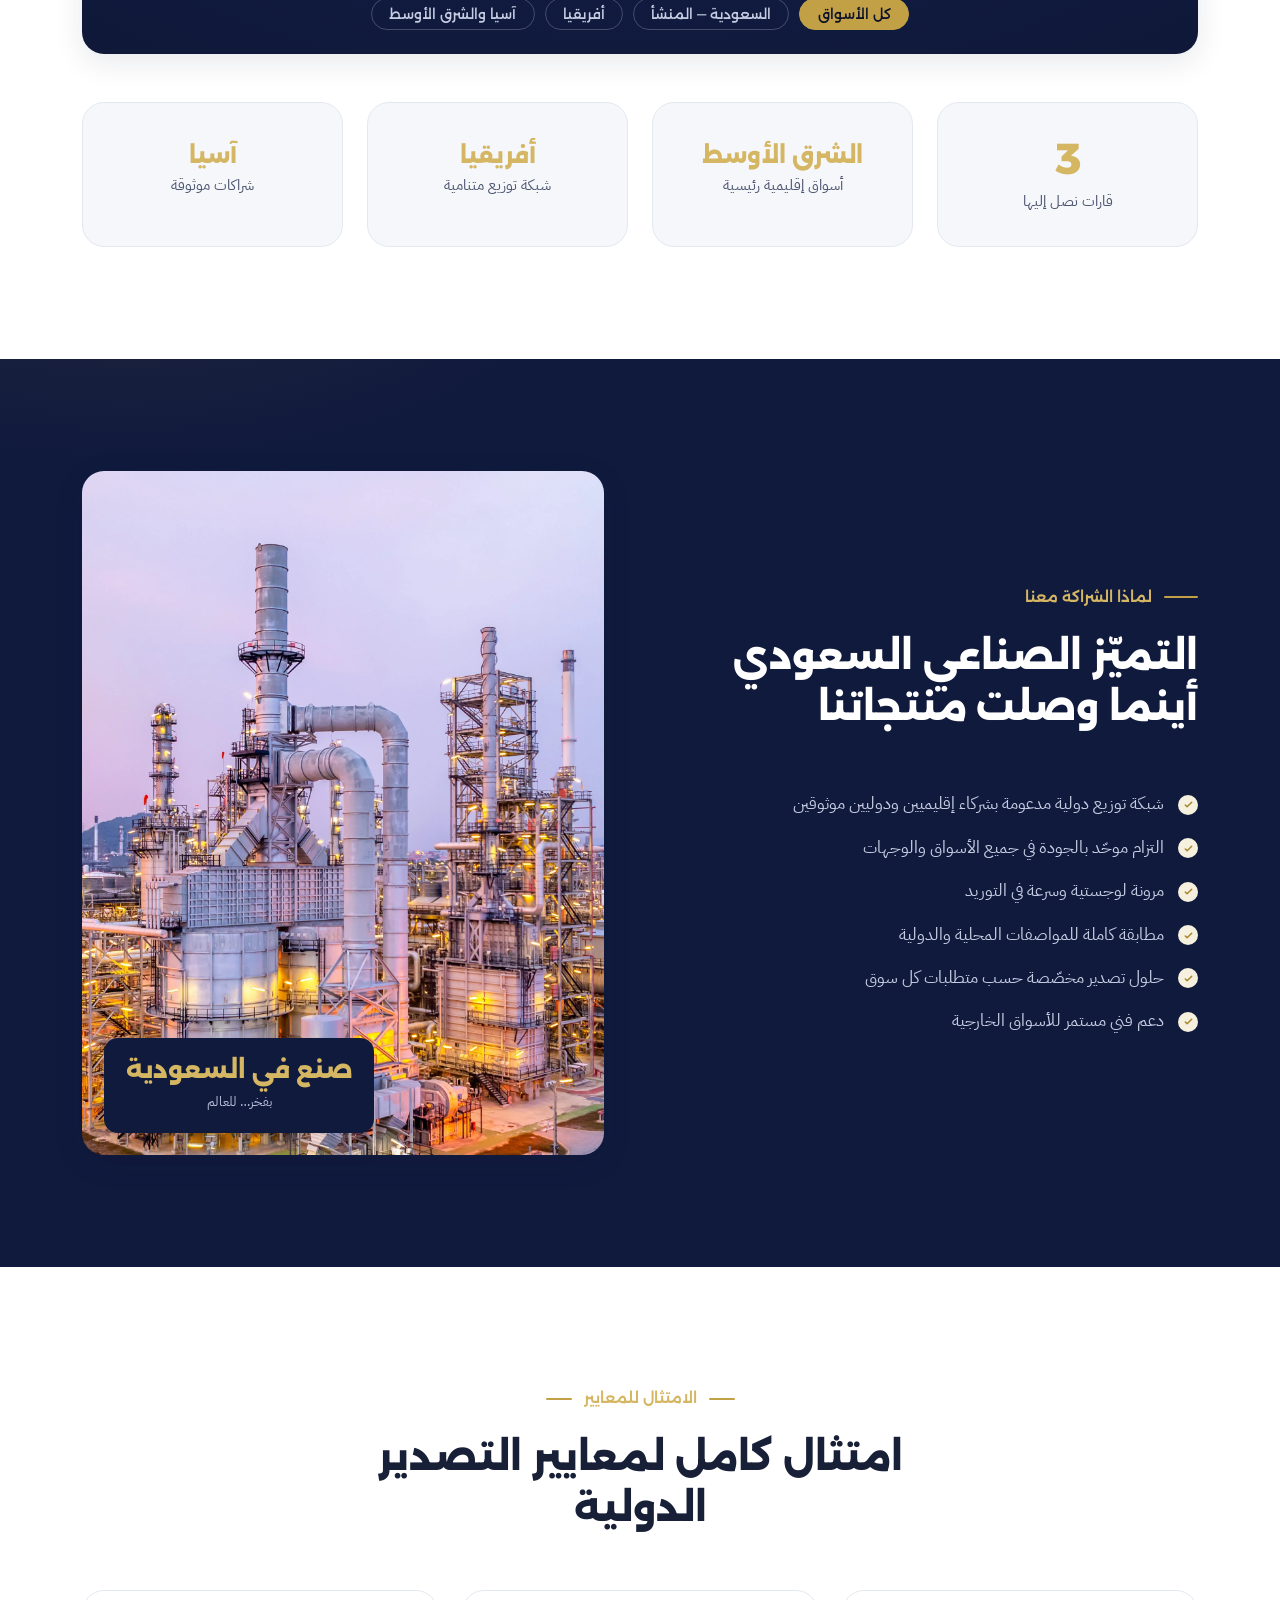
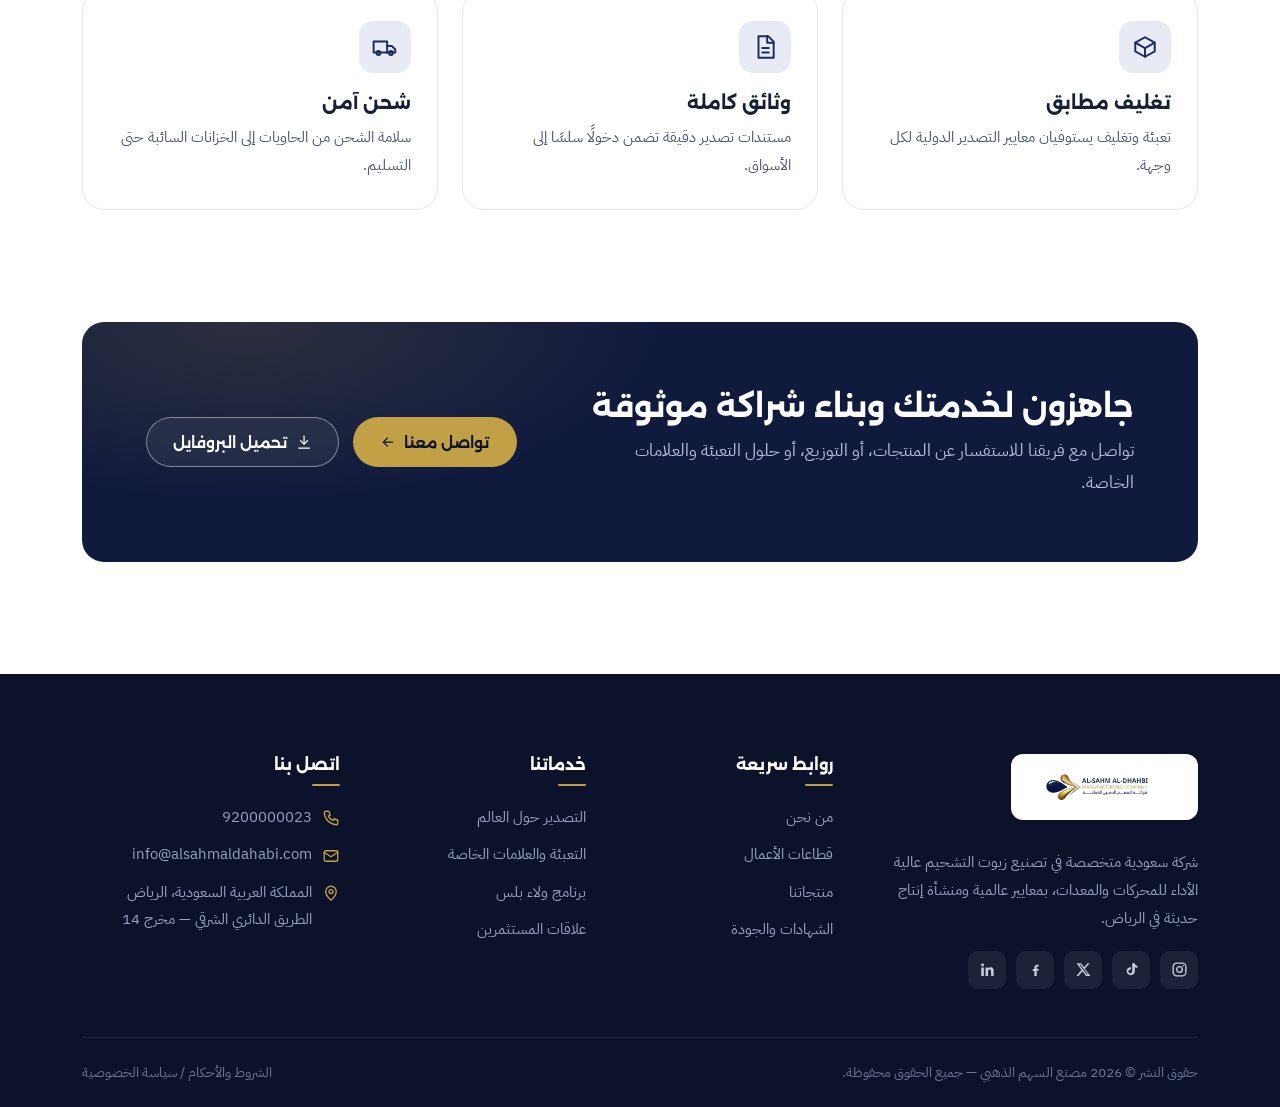
<file: export.html>
<!DOCTYPE html>
<html lang="ar" dir="rtl">
<head>
<meta charset="UTF-8">
<meta name="viewport" content="width=device-width, initial-scale=1">
<title>التصدير حول العالم | مصنع السهم الذهبي</title>
<meta name="description" content="نصدّر زيوت تشحيم سعودية الصنع إلى الشرق الأوسط وأفريقيا وآسيا بامتثال كامل لمعايير التصدير الدولية.">
<link rel="icon" href="data:image/svg+xml,%3Csvg xmlns='http://www.w3.org/2000/svg' viewBox='0 0 32 32'%3E%3Cpath d='M16 2s10 11 10 18a10 10 0 01-20 0C6 13 16 2 16 2z' fill='%231D2B5E'/%3E%3Cpath d='M10 20l6-4 6 4-6 4z' fill='%23C2A045'/%3E%3C/svg%3E">
<link rel="preconnect" href="https://fonts.googleapis.com">
<link rel="preconnect" href="https://fonts.gstatic.com" crossorigin>
<link href="https://fonts.googleapis.com/css2?family=Alexandria:wght@500;600;700;800&family=IBM+Plex+Sans+Arabic:wght@400;500;600;700&display=swap" rel="stylesheet">
<link rel="stylesheet" href="assets/css/style.css">
</head>
<body>

<header class="site-header">
  <div class="container nav-wrap">
    <a class="brand" href="index.html" aria-label="مصنع السهم الذهبي — الرئيسية">
      <img src="assets/img/logo.png" alt="شعار شركة السهم الذهبي للصناعة">
    </a>
    <nav class="main-nav" id="main-nav" aria-label="التنقل الرئيسي">
      <ul>
          <li><a href="index.html">الرئيسية</a></li>
          <li><a href="about.html">من نحن</a></li>
          <li><a href="sectors.html">قطاعات الأعمال</a></li>
          <li><a href="products.html">المنتجات</a></li>
          <li><a href="quality.html">التصنيع والجودة</a></li>
          <li><a href="export.html" aria-current="page">التصدير</a></li>
          <li><a href="investors.html">علاقات المستثمرين</a></li>
        <li class="nav-contact-m"><a href="contact.html">اتصل بنا</a></li>
      </ul>
    </nav>
    <a class="btn btn-gold nav-cta" href="contact.html">اتصل بنا</a>
    <button class="nav-toggle" aria-expanded="false" aria-controls="main-nav" aria-label="فتح القائمة">
      <svg viewBox="0 0 24 24" fill="none" stroke="currentColor" stroke-width="2" stroke-linecap="round"><path d="M4 7h16M4 12h16M4 17h16"/></svg>
    </button>
  </div>
</header>

<main>

<section class="page-hero">
  <div class="container">
    <nav class="crumbs" aria-label="مسار الصفحة"><a href="index.html">الرئيسية</a><span class="sep">/</span><span class="here">التصدير حول العالم</span></nav>
    <h1>من المملكة إلى العالم</h1>
    <p>لأن شعارنا «الجودة التي تتحمل التحديات» — تصل منتجاتنا السعودية الصنع بثقة إلى أسواق الشرق الأوسط وأفريقيا وآسيا.</p>
  </div>
</section>

<section class="section">
  <div class="container">
    <div class="section-head center reveal"><span class="eyebrow">انتشارنا</span><h2>تصدير إلى أسواق عالمية متعددة</h2><p class="lede">بقدرة تصنيع متقدمة ونظام لوجستي متكامل، تصل منتجاتنا إلى وجهاتها بنفس معايير الجودة المطبّقة محليًا.</p></div>
    <div class="wmap-panel reveal">
      <div class="wmap" data-worldmap></div>
      <div class="wmap-legend" data-worldmap-legend></div>
    </div>
    <div class="stats" style="margin-top:48px;--tmp:0">
      <div class="stat reveal" style="background:var(--bg-alt);border-color:var(--line)"><b>3</b><span style="color:var(--body)">قارات نصل إليها</span></div>
      <div class="stat reveal" style="background:var(--bg-alt);border-color:var(--line)"><b style="font-size:1.4rem;padding-top:.4em">الشرق الأوسط</b><span style="color:var(--body)">أسواق إقليمية رئيسية</span></div>
      <div class="stat reveal" style="background:var(--bg-alt);border-color:var(--line)"><b style="font-size:1.4rem;padding-top:.4em">أفريقيا</b><span style="color:var(--body)">شبكة توزيع متنامية</span></div>
      <div class="stat reveal" style="background:var(--bg-alt);border-color:var(--line)"><b style="font-size:1.4rem;padding-top:.4em">آسيا</b><span style="color:var(--body)">شراكات موثوقة</span></div>
    </div>
  </div>
</section>

<section class="section section-navy">
  <div class="container split">
    <div>
      <div class="section-head reveal"><span class="eyebrow">لماذا الشراكة معنا</span><h2>التميّز الصناعي السعودي أينما وصلت منتجاتنا</h2></div>
      <ul class="checklist reveal">
        <li>شبكة توزيع دولية مدعومة بشركاء إقليميين ودوليين موثوقين</li>
        <li>التزام موحّد بالجودة في جميع الأسواق والوجهات</li>
        <li>مرونة لوجستية وسرعة في التوريد</li>
        <li>مطابقة كاملة للمواصفات المحلية والدولية</li>
        <li>حلول تصدير مخصّصة حسب متطلبات كل سوق</li>
        <li>دعم فني مستمر للأسواق الخارجية</li>
      </ul>
    </div>
    <div class="split-media reveal">
      <img src="assets/img/hero-refinery.jpg" alt="قدرات تصنيع ولوجستيات متقدمة للتصدير">
      <div class="split-badge"><strong>صنع في السعودية</strong><span>بفخر… للعالم</span></div>
    </div>
  </div>
</section>

<section class="section">
  <div class="container">
    <div class="section-head center reveal"><span class="eyebrow">الامتثال للمعايير</span><h2>امتثال كامل لمعايير التصدير الدولية</h2></div>
    <div class="grid grid-3">
      <div class="card reveal"><span class="ic"><svg viewBox="0 0 24 24" fill="none" stroke="currentColor" stroke-width="1.8" stroke-linecap="round" stroke-linejoin="round" aria-hidden="true"><path d="M21 8l-9-5-9 5 9 5 9-5z"/><path d="M3 8v8l9 5 9-5V8"/><path d="M12 13v8"/></svg></span><h3>تغليف مطابق</h3><p>تعبئة وتغليف يستوفيان معايير التصدير الدولية لكل وجهة.</p></div>
      <div class="card reveal"><span class="ic"><svg viewBox="0 0 24 24" fill="none" stroke="currentColor" stroke-width="1.8" stroke-linecap="round" stroke-linejoin="round" aria-hidden="true"><path d="M6 2h9l5 5v15H6z"/><path d="M14 2v6h6"/><path d="M9.5 13h6M9.5 17h6"/></svg></span><h3>وثائق كاملة</h3><p>مستندات تصدير دقيقة تضمن دخولًا سلسًا إلى الأسواق.</p></div>
      <div class="card reveal"><span class="ic"><svg viewBox="0 0 24 24" fill="none" stroke="currentColor" stroke-width="1.8" stroke-linecap="round" stroke-linejoin="round" aria-hidden="true"><path d="M1.5 7h12.5v10H1.5z"/><path d="M14 11h4.2l3.3 3.3V17H14"/><circle cx="6" cy="17.5" r="1.8"/><circle cx="17.5" cy="17.5" r="1.8"/></svg></span><h3>شحن آمن</h3><p>سلامة الشحن من الحاويات إلى الخزانات السائبة حتى التسليم.</p></div>
    </div>
  </div>
</section>


<section class="section" style="padding-top:0">
  <div class="container">
    <div class="cta-band reveal">
      <div>
        <h2>جاهزون لخدمتك وبناء شراكة موثوقة</h2>
        <p>تواصل مع فريقنا للاستفسار عن المنتجات، أو التوزيع، أو حلول التعبئة والعلامات الخاصة.</p>
      </div>
      <div class="actions">
        <a class="btn btn-gold" href="contact.html">تواصل معنا <svg viewBox="0 0 24 24" fill="none" stroke="currentColor" stroke-width="1.8" stroke-linecap="round" stroke-linejoin="round" aria-hidden="true"><path d="M19 12H5"/><path d="M11 18l-6-6 6-6"/></svg></a>
        <a class="btn btn-ghost" href="assets/docs/company-profile.pdf" target="_blank" rel="noopener"><svg viewBox="0 0 24 24" fill="none" stroke="currentColor" stroke-width="1.8" stroke-linecap="round" stroke-linejoin="round" aria-hidden="true"><path d="M12 3v12"/><path d="M7 10l5 5 5-5"/><path d="M4 21h16"/></svg> تحميل البروفايل</a>
      </div>
    </div>
  </div>
</section>

</main>

<footer class="site-footer">
  <div class="container">
    <div class="footer-grid">
      <div class="footer-brand">
        <span class="logo-chip"><img src="assets/img/logo.png" alt="شعار شركة السهم الذهبي للصناعة"></span>
        <p>شركة سعودية متخصصة في تصنيع زيوت التشحيم عالية الأداء للمحركات والمعدات، بمعايير عالمية ومنشأة إنتاج حديثة في الرياض.</p>
        <div class="socials">
          <a href="https://www.instagram.com/alsahm.aldhahabi.factory/" target="_blank" rel="noopener" aria-label="Instagram"><svg viewBox="0 0 24 24" fill="none" stroke="currentColor" stroke-width="1.9" aria-hidden="true"><rect x="3" y="3" width="18" height="18" rx="5"/><circle cx="12" cy="12" r="4"/><circle cx="17.2" cy="6.8" r="1.1" fill="currentColor" stroke="none"/></svg></a>
          <a href="https://www.tiktok.com/@alsahm.aldhahabi.factory" target="_blank" rel="noopener" aria-label="TikTok"><svg viewBox="0 0 24 24" fill="currentColor" aria-hidden="true"><path d="M16.6 3c.4 2 1.7 3.4 3.8 3.6v3c-1.5 0-2.8-.4-3.8-1.2v5.7c0 3.4-2.4 5.9-5.7 5.9A5.6 5.6 0 015.2 14.4c0-3.3 2.6-5.7 6-5.5V12c-.3-.1-.7-.2-1-.1-1.5 0-2.6 1.2-2.6 2.7s1.2 2.8 2.7 2.8c1.6 0 2.7-1.2 2.7-3V3h3.6z"/></svg></a>
          <a href="https://x.com/alsahm_dhahabi" target="_blank" rel="noopener" aria-label="X"><svg viewBox="0 0 24 24" fill="currentColor" aria-hidden="true"><path d="M17.5 3h3.1l-6.8 7.8L21.8 21h-6.3l-4.9-6.4L5 21H1.9l7.3-8.4L2.2 3h6.4L13 8.9 17.5 3zm-1.1 16.1h1.7L7.7 4.8H5.9l10.5 14.3z"/></svg></a>
          <a href="https://www.facebook.com/profile.php?id=61587297566640" target="_blank" rel="noopener" aria-label="Facebook"><svg viewBox="0 0 24 24" fill="currentColor" aria-hidden="true"><path d="M13.7 21v-7.1h2.4l.4-2.8h-2.8V9.3c0-.8.3-1.4 1.5-1.4h1.4V5.4c-.6-.1-1.4-.2-2.3-.2-2.3 0-3.9 1.4-3.9 4v2H8.1v2.8h2.3V21h3.3z"/></svg></a>
          <a href="https://linkedin.com/company/alsahm-aldhahabi-factory/" target="_blank" rel="noopener" aria-label="LinkedIn"><svg viewBox="0 0 24 24" fill="currentColor" aria-hidden="true"><path d="M5 3.6a2.1 2.1 0 11 0 4.2 2.1 2.1 0 010-4.2zM3.2 9.2h3.6V21H3.2zM9.2 9.2h3.5v1.6h.1c.5-.9 1.7-1.9 3.5-1.9 3.7 0 4.4 2.4 4.4 5.6V21h-3.6v-5.8c0-1.4 0-3.2-2-3.2s-2.3 1.5-2.3 3.1V21H9.2V9.2z"/></svg></a>
        </div>
      </div>
      <div>
        <h4>روابط سريعة</h4>
        <ul>
          <li><a href="about.html">من نحن</a></li>
          <li><a href="sectors.html">قطاعات الأعمال</a></li>
          <li><a href="products.html">منتجاتنا</a></li>
          <li><a href="quality.html">الشهادات والجودة</a></li>
        </ul>
      </div>
      <div>
        <h4>خدماتنا</h4>
        <ul>
          <li><a href="export.html">التصدير حول العالم</a></li>
          <li><a href="sectors.html#filling">التعبئة والعلامات الخاصة</a></li>
          <li><a href="sectors.html#loyalty">برنامج ولاء بلس</a></li>
          <li><a href="investors.html">علاقات المستثمرين</a></li>
        </ul>
      </div>
      <div>
        <h4>اتصل بنا</h4>
        <ul class="footer-contact">
          <li><svg viewBox="0 0 24 24" fill="none" stroke="currentColor" stroke-width="1.8" stroke-linecap="round" stroke-linejoin="round" aria-hidden="true"><path d="M5 3h4l2 5-2.5 1.5a12 12 0 006 6L16 13l5 2v4a2 2 0 01-2 2A17 17 0 013 5a2 2 0 012-2z"/></svg><a href="tel:9200000023" dir="ltr">9200000023</a></li>
          <li><svg viewBox="0 0 24 24" fill="none" stroke="currentColor" stroke-width="1.8" stroke-linecap="round" stroke-linejoin="round" aria-hidden="true"><rect x="3" y="5" width="18" height="14" rx="2"/><path d="M3 7l9 6 9-6"/></svg><a href="mailto:info@alsahmaldahabi.com" dir="ltr">info@alsahmaldahabi.com</a></li>
          <li><svg viewBox="0 0 24 24" fill="none" stroke="currentColor" stroke-width="1.8" stroke-linecap="round" stroke-linejoin="round" aria-hidden="true"><path d="M12 21.5S5 15.6 5 10a7 7 0 0114 0c0 5.6-7 11.5-7 11.5z"/><circle cx="12" cy="10" r="2.6"/></svg><span>المملكة العربية السعودية، الرياض<br>الطريق الدائري الشرقي — مخرج 14</span></li>
        </ul>
      </div>
    </div>
    <div class="footer-bottom">
      <span>حقوق النشر © 2026 مصنع السهم الذهبي — جميع الحقوق محفوظة.</span>
      <span><a href="contact.html">الشروط والأحكام</a> / <a href="contact.html">سياسة الخصوصية</a></span>
    </div>
  </div>
</footer>

<script src="assets/js/main.js" defer></script>
<script src="assets/js/worldmap.js" defer></script>
</body>
</html>
</file>
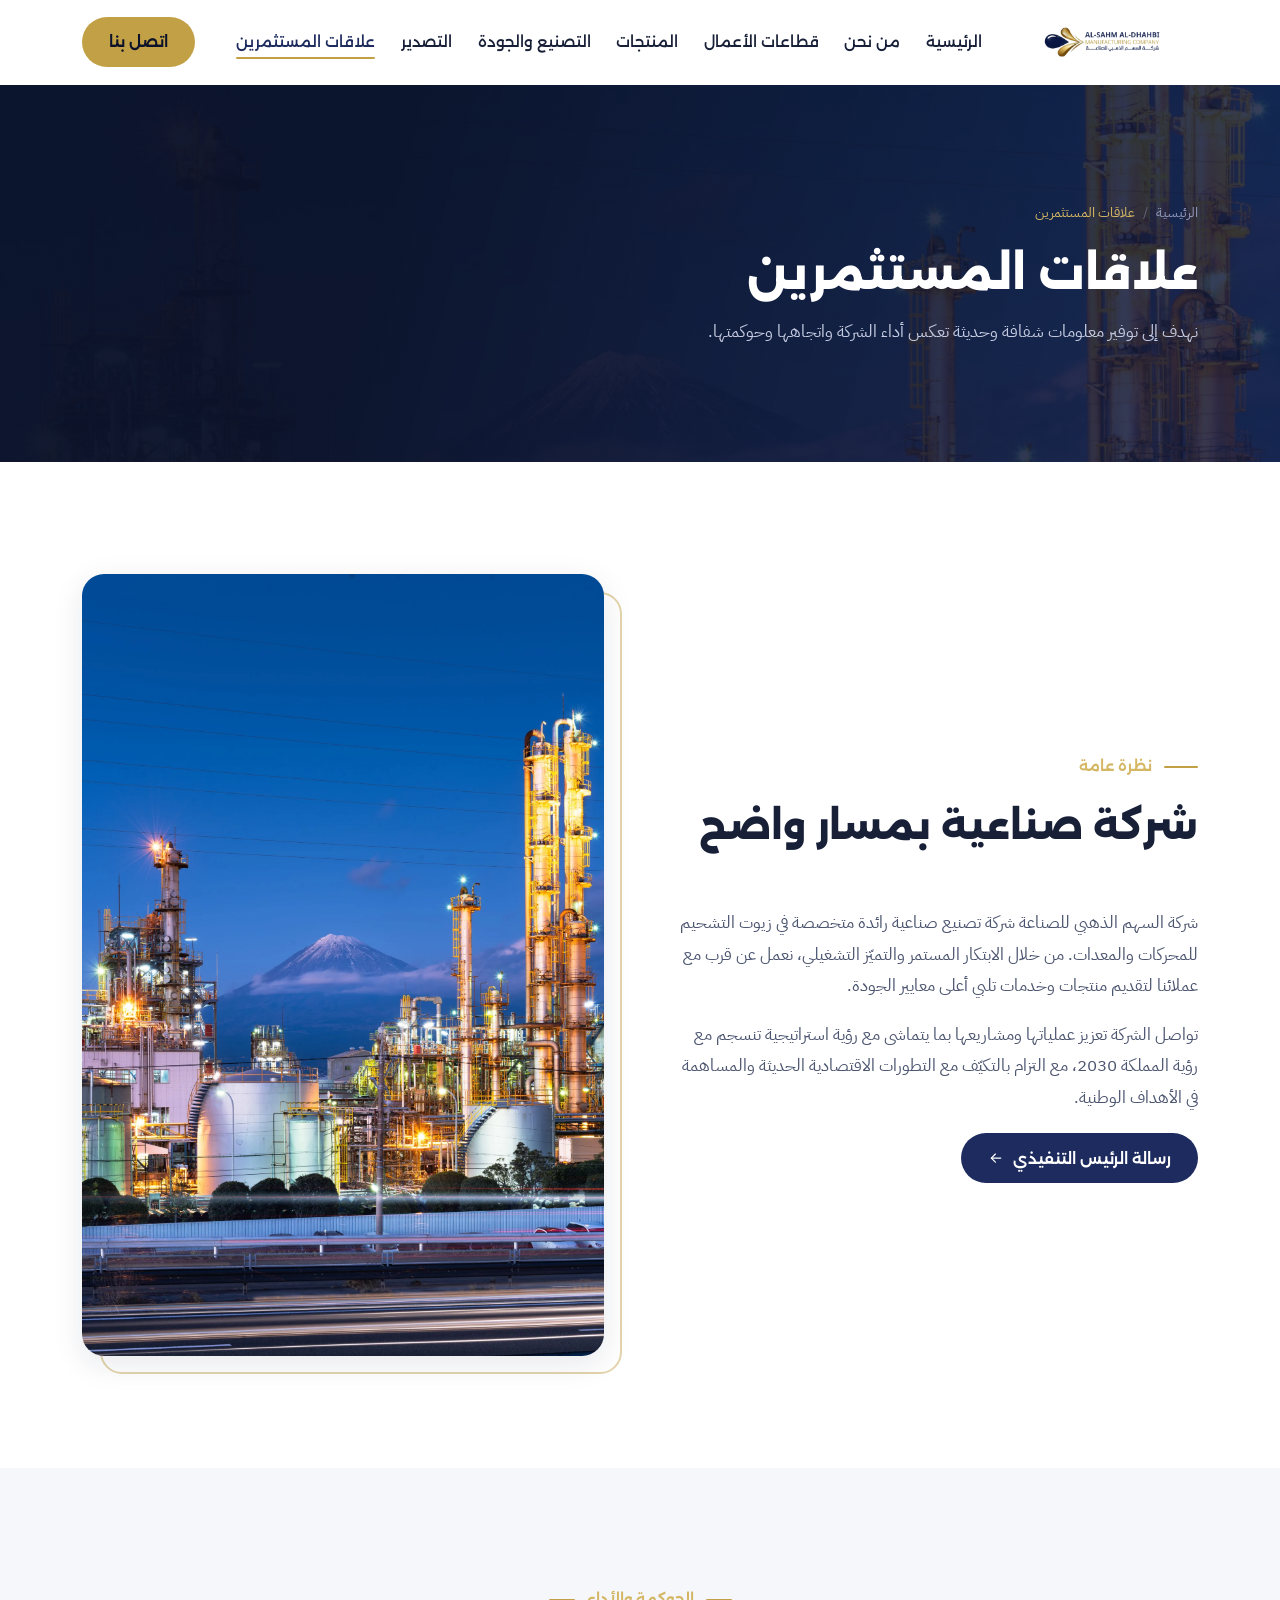
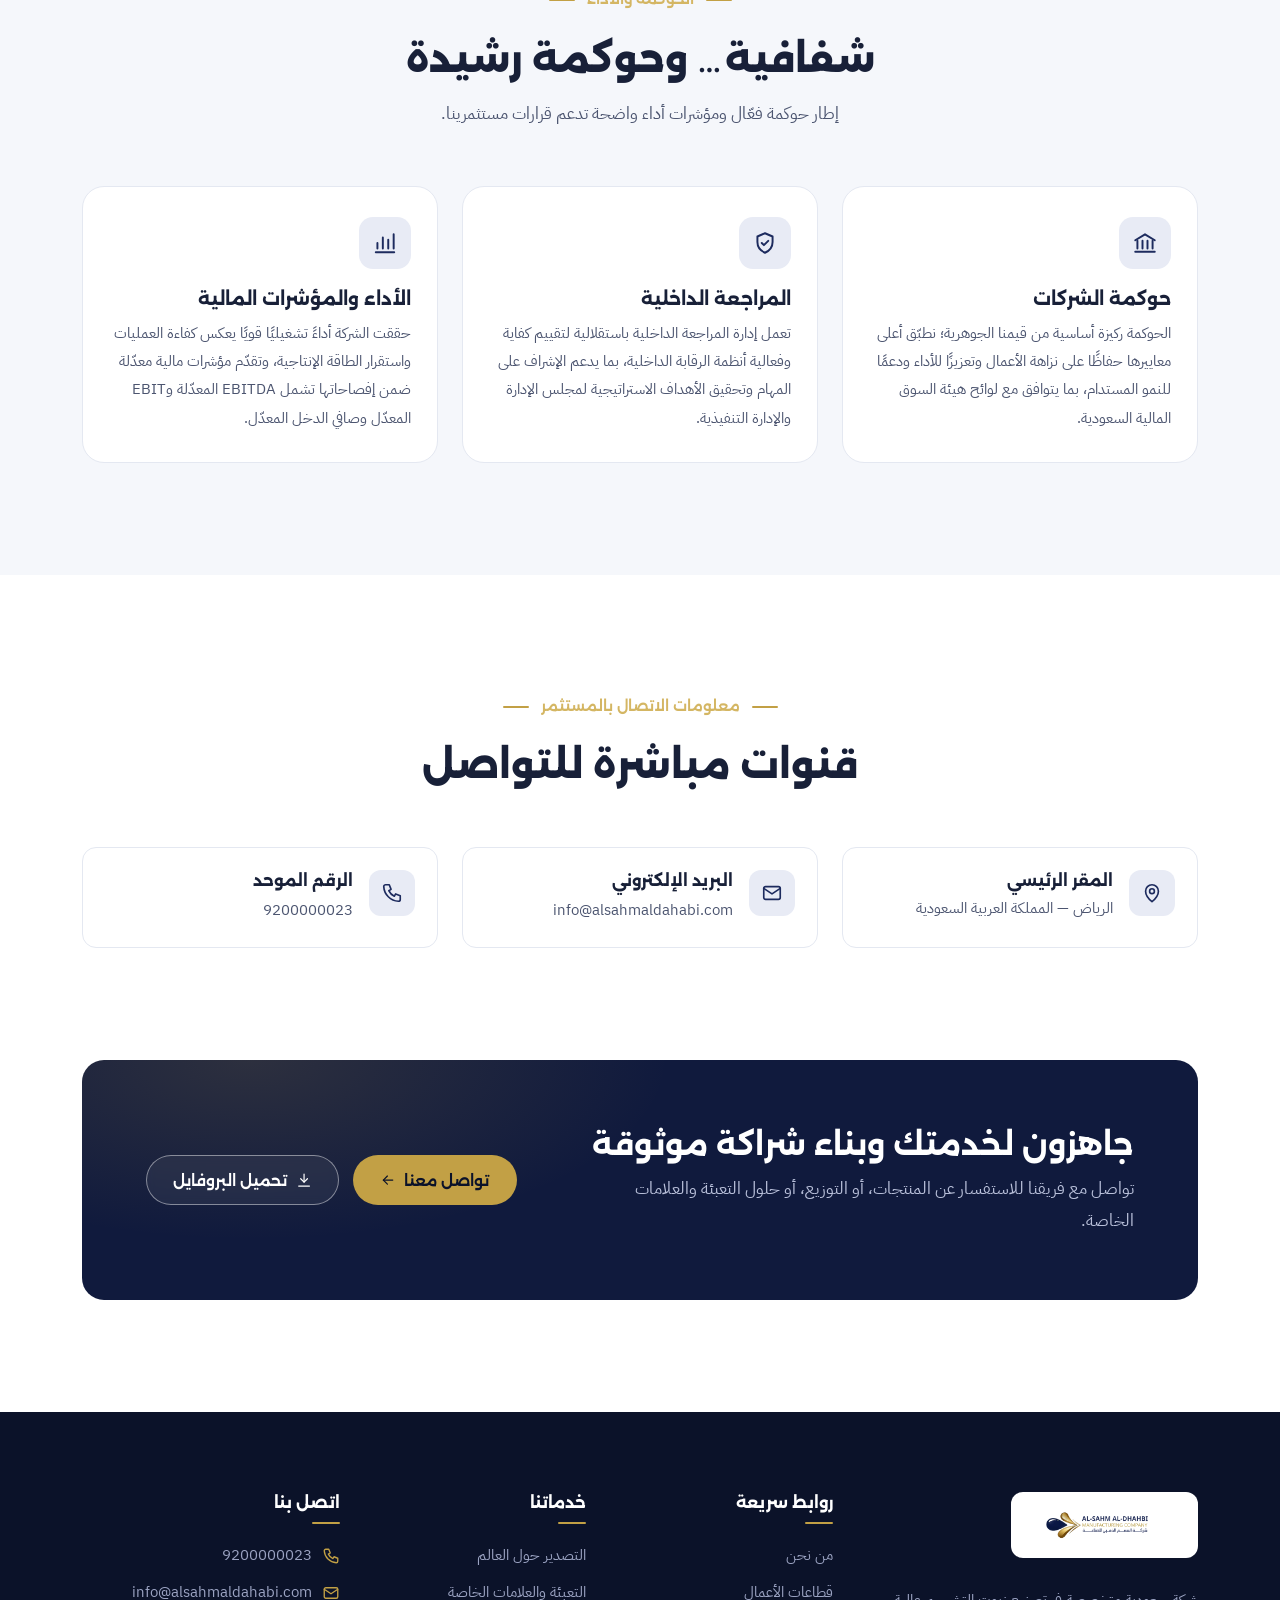
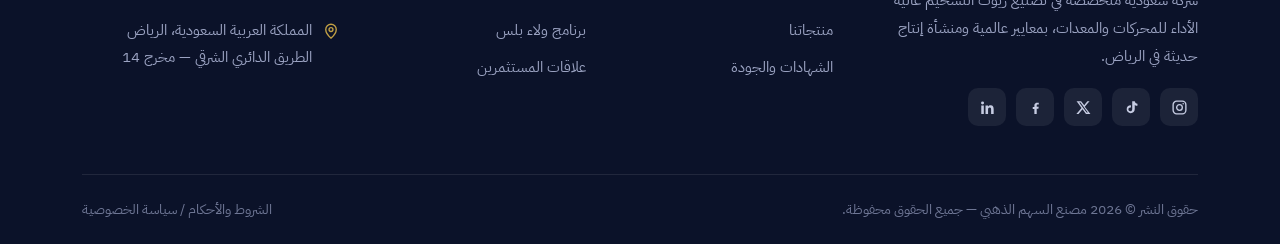
<file: investors.html>
<!DOCTYPE html>
<html lang="ar" dir="rtl">
<head>
<meta charset="UTF-8">
<meta name="viewport" content="width=device-width, initial-scale=1">
<title>علاقات المستثمرين | مصنع السهم الذهبي</title>
<meta name="description" content="معلومات شفافة عن أداء شركة السهم الذهبي للصناعة وحوكمتها ومؤشراتها المالية.">
<link rel="icon" href="data:image/svg+xml,%3Csvg xmlns='http://www.w3.org/2000/svg' viewBox='0 0 32 32'%3E%3Cpath d='M16 2s10 11 10 18a10 10 0 01-20 0C6 13 16 2 16 2z' fill='%231D2B5E'/%3E%3Cpath d='M10 20l6-4 6 4-6 4z' fill='%23C2A045'/%3E%3C/svg%3E">
<link rel="preconnect" href="https://fonts.googleapis.com">
<link rel="preconnect" href="https://fonts.gstatic.com" crossorigin>
<link href="https://fonts.googleapis.com/css2?family=Alexandria:wght@500;600;700;800&family=IBM+Plex+Sans+Arabic:wght@400;500;600;700&display=swap" rel="stylesheet">
<link rel="stylesheet" href="assets/css/style.css">
</head>
<body>

<header class="site-header">
  <div class="container nav-wrap">
    <a class="brand" href="index.html" aria-label="مصنع السهم الذهبي — الرئيسية">
      <img src="assets/img/logo.png" alt="شعار شركة السهم الذهبي للصناعة">
    </a>
    <nav class="main-nav" id="main-nav" aria-label="التنقل الرئيسي">
      <ul>
          <li><a href="index.html">الرئيسية</a></li>
          <li><a href="about.html">من نحن</a></li>
          <li><a href="sectors.html">قطاعات الأعمال</a></li>
          <li><a href="products.html">المنتجات</a></li>
          <li><a href="quality.html">التصنيع والجودة</a></li>
          <li><a href="export.html">التصدير</a></li>
          <li><a href="investors.html" aria-current="page">علاقات المستثمرين</a></li>
        <li class="nav-contact-m"><a href="contact.html">اتصل بنا</a></li>
      </ul>
    </nav>
    <a class="btn btn-gold nav-cta" href="contact.html">اتصل بنا</a>
    <button class="nav-toggle" aria-expanded="false" aria-controls="main-nav" aria-label="فتح القائمة">
      <svg viewBox="0 0 24 24" fill="none" stroke="currentColor" stroke-width="2" stroke-linecap="round"><path d="M4 7h16M4 12h16M4 17h16"/></svg>
    </button>
  </div>
</header>

<main>

<section class="page-hero">
  <div class="container">
    <nav class="crumbs" aria-label="مسار الصفحة"><a href="index.html">الرئيسية</a><span class="sep">/</span><span class="here">علاقات المستثمرين</span></nav>
    <h1>علاقات المستثمرين</h1>
    <p>نهدف إلى توفير معلومات شفافة وحديثة تعكس أداء الشركة واتجاهها وحوكمتها.</p>
  </div>
</section>

<section class="section">
  <div class="container split">
    <div>
      <div class="section-head reveal"><span class="eyebrow">نظرة عامة</span><h2>شركة صناعية بمسار واضح</h2></div>
      <p class="reveal">شركة السهم الذهبي للصناعة شركة تصنيع صناعية رائدة متخصصة في زيوت التشحيم للمحركات والمعدات. من خلال الابتكار المستمر والتميّز التشغيلي، نعمل عن قرب مع عملائنا لتقديم منتجات وخدمات تلبي أعلى معايير الجودة.</p>
      <p class="reveal">تواصل الشركة تعزيز عملياتها ومشاريعها بما يتماشى مع رؤية استراتيجية تنسجم مع رؤية المملكة 2030، مع التزام بالتكيّف مع التطورات الاقتصادية الحديثة والمساهمة في الأهداف الوطنية.</p>
      <div class="reveal" style="margin-top:20px">
        <a class="btn btn-navy" href="about.html#ceo">رسالة الرئيس التنفيذي <svg viewBox="0 0 24 24" fill="none" stroke="currentColor" stroke-width="1.8" stroke-linecap="round" stroke-linejoin="round" aria-hidden="true"><path d="M19 12H5"/><path d="M11 18l-6-6 6-6"/></svg></a>
      </div>
    </div>
    <div class="split-media reveal">
      <img src="assets/img/factory-night.jpg" alt="منشأة شركة السهم الذهبي للصناعة">
    </div>
  </div>
</section>

<section class="section section-alt">
  <div class="container">
    <div class="section-head center reveal"><span class="eyebrow">الحوكمة والأداء</span><h2>شفافية… وحوكمة رشيدة</h2><p class="lede">إطار حوكمة فعّال ومؤشرات أداء واضحة تدعم قرارات مستثمرينا.</p></div>
    <div class="grid grid-3">
      <div class="card reveal">
        <span class="ic"><svg viewBox="0 0 24 24" fill="none" stroke="currentColor" stroke-width="1.8" stroke-linecap="round" stroke-linejoin="round" aria-hidden="true"><path d="M3 9.5L12 4l9 5.5"/><path d="M5 10v7M9.7 10v7M14.3 10v7M19 10v7"/><path d="M3 20h18"/></svg></span>
        <h3>حوكمة الشركات</h3>
        <p>الحوكمة ركيزة أساسية من قيمنا الجوهرية؛ نطبّق أعلى معاييرها حفاظًا على نزاهة الأعمال وتعزيزًا للأداء ودعمًا للنمو المستدام، بما يتوافق مع لوائح هيئة السوق المالية السعودية.</p>
      </div>
      <div class="card reveal">
        <span class="ic"><svg viewBox="0 0 24 24" fill="none" stroke="currentColor" stroke-width="1.8" stroke-linecap="round" stroke-linejoin="round" aria-hidden="true"><path d="M12 3l7 3v5c0 4.6-2.9 8.1-7 10-4.1-1.9-7-5.4-7-10V6l7-3z"/><path d="M9 12l2 2 4-4"/></svg></span>
        <h3>المراجعة الداخلية</h3>
        <p>تعمل إدارة المراجعة الداخلية باستقلالية لتقييم كفاية وفعالية أنظمة الرقابة الداخلية، بما يدعم الإشراف على المهام وتحقيق الأهداف الاستراتيجية لمجلس الإدارة والإدارة التنفيذية.</p>
      </div>
      <div class="card reveal">
        <span class="ic"><svg viewBox="0 0 24 24" fill="none" stroke="currentColor" stroke-width="1.8" stroke-linecap="round" stroke-linejoin="round" aria-hidden="true"><path d="M3.5 20.5h17"/><path d="M6 17v-5M11 17V7M16 17v-8M21 17V4" transform="translate(-1 0)"/></svg></span>
        <h3>الأداء والمؤشرات المالية</h3>
        <p>حققت الشركة أداءً تشغيليًا قويًا يعكس كفاءة العمليات واستقرار الطاقة الإنتاجية، وتقدّم مؤشرات مالية معدّلة ضمن إفصاحاتها تشمل EBITDA المعدّلة وEBIT المعدّل وصافي الدخل المعدّل.</p>
      </div>
    </div>
  </div>
</section>

<section class="section">
  <div class="container">
    <div class="section-head center reveal"><span class="eyebrow">معلومات الاتصال بالمستثمر</span><h2>قنوات مباشرة للتواصل</h2></div>
    <div class="grid grid-3">
      <div class="contact-card reveal" style="margin:0">
        <span class="ic"><svg viewBox="0 0 24 24" fill="none" stroke="currentColor" stroke-width="1.8" stroke-linecap="round" stroke-linejoin="round" aria-hidden="true"><path d="M12 21.5S5 15.6 5 10a7 7 0 0114 0c0 5.6-7 11.5-7 11.5z"/><circle cx="12" cy="10" r="2.6"/></svg></span>
        <div><h3>المقر الرئيسي</h3><p class="addr">الرياض — المملكة العربية السعودية</p></div>
      </div>
      <div class="contact-card reveal" style="margin:0">
        <span class="ic"><svg viewBox="0 0 24 24" fill="none" stroke="currentColor" stroke-width="1.8" stroke-linecap="round" stroke-linejoin="round" aria-hidden="true"><rect x="3" y="5" width="18" height="14" rx="2"/><path d="M3 7l9 6 9-6"/></svg></span>
        <div><h3>البريد الإلكتروني</h3><a href="mailto:info@alsahmaldahabi.com">info@alsahmaldahabi.com</a></div>
      </div>
      <div class="contact-card reveal" style="margin:0">
        <span class="ic"><svg viewBox="0 0 24 24" fill="none" stroke="currentColor" stroke-width="1.8" stroke-linecap="round" stroke-linejoin="round" aria-hidden="true"><path d="M5 3h4l2 5-2.5 1.5a12 12 0 006 6L16 13l5 2v4a2 2 0 01-2 2A17 17 0 013 5a2 2 0 012-2z"/></svg></span>
        <div><h3>الرقم الموحد</h3><a href="tel:9200000023">9200000023</a></div>
      </div>
    </div>
  </div>
</section>


<section class="section" style="padding-top:0">
  <div class="container">
    <div class="cta-band reveal">
      <div>
        <h2>جاهزون لخدمتك وبناء شراكة موثوقة</h2>
        <p>تواصل مع فريقنا للاستفسار عن المنتجات، أو التوزيع، أو حلول التعبئة والعلامات الخاصة.</p>
      </div>
      <div class="actions">
        <a class="btn btn-gold" href="contact.html">تواصل معنا <svg viewBox="0 0 24 24" fill="none" stroke="currentColor" stroke-width="1.8" stroke-linecap="round" stroke-linejoin="round" aria-hidden="true"><path d="M19 12H5"/><path d="M11 18l-6-6 6-6"/></svg></a>
        <a class="btn btn-ghost" href="assets/docs/company-profile.pdf" target="_blank" rel="noopener"><svg viewBox="0 0 24 24" fill="none" stroke="currentColor" stroke-width="1.8" stroke-linecap="round" stroke-linejoin="round" aria-hidden="true"><path d="M12 3v12"/><path d="M7 10l5 5 5-5"/><path d="M4 21h16"/></svg> تحميل البروفايل</a>
      </div>
    </div>
  </div>
</section>

</main>

<footer class="site-footer">
  <div class="container">
    <div class="footer-grid">
      <div class="footer-brand">
        <span class="logo-chip"><img src="assets/img/logo.png" alt="شعار شركة السهم الذهبي للصناعة"></span>
        <p>شركة سعودية متخصصة في تصنيع زيوت التشحيم عالية الأداء للمحركات والمعدات، بمعايير عالمية ومنشأة إنتاج حديثة في الرياض.</p>
        <div class="socials">
          <a href="https://www.instagram.com/alsahm.aldhahabi.factory/" target="_blank" rel="noopener" aria-label="Instagram"><svg viewBox="0 0 24 24" fill="none" stroke="currentColor" stroke-width="1.9" aria-hidden="true"><rect x="3" y="3" width="18" height="18" rx="5"/><circle cx="12" cy="12" r="4"/><circle cx="17.2" cy="6.8" r="1.1" fill="currentColor" stroke="none"/></svg></a>
          <a href="https://www.tiktok.com/@alsahm.aldhahabi.factory" target="_blank" rel="noopener" aria-label="TikTok"><svg viewBox="0 0 24 24" fill="currentColor" aria-hidden="true"><path d="M16.6 3c.4 2 1.7 3.4 3.8 3.6v3c-1.5 0-2.8-.4-3.8-1.2v5.7c0 3.4-2.4 5.9-5.7 5.9A5.6 5.6 0 015.2 14.4c0-3.3 2.6-5.7 6-5.5V12c-.3-.1-.7-.2-1-.1-1.5 0-2.6 1.2-2.6 2.7s1.2 2.8 2.7 2.8c1.6 0 2.7-1.2 2.7-3V3h3.6z"/></svg></a>
          <a href="https://x.com/alsahm_dhahabi" target="_blank" rel="noopener" aria-label="X"><svg viewBox="0 0 24 24" fill="currentColor" aria-hidden="true"><path d="M17.5 3h3.1l-6.8 7.8L21.8 21h-6.3l-4.9-6.4L5 21H1.9l7.3-8.4L2.2 3h6.4L13 8.9 17.5 3zm-1.1 16.1h1.7L7.7 4.8H5.9l10.5 14.3z"/></svg></a>
          <a href="https://www.facebook.com/profile.php?id=61587297566640" target="_blank" rel="noopener" aria-label="Facebook"><svg viewBox="0 0 24 24" fill="currentColor" aria-hidden="true"><path d="M13.7 21v-7.1h2.4l.4-2.8h-2.8V9.3c0-.8.3-1.4 1.5-1.4h1.4V5.4c-.6-.1-1.4-.2-2.3-.2-2.3 0-3.9 1.4-3.9 4v2H8.1v2.8h2.3V21h3.3z"/></svg></a>
          <a href="https://linkedin.com/company/alsahm-aldhahabi-factory/" target="_blank" rel="noopener" aria-label="LinkedIn"><svg viewBox="0 0 24 24" fill="currentColor" aria-hidden="true"><path d="M5 3.6a2.1 2.1 0 11 0 4.2 2.1 2.1 0 010-4.2zM3.2 9.2h3.6V21H3.2zM9.2 9.2h3.5v1.6h.1c.5-.9 1.7-1.9 3.5-1.9 3.7 0 4.4 2.4 4.4 5.6V21h-3.6v-5.8c0-1.4 0-3.2-2-3.2s-2.3 1.5-2.3 3.1V21H9.2V9.2z"/></svg></a>
        </div>
      </div>
      <div>
        <h4>روابط سريعة</h4>
        <ul>
          <li><a href="about.html">من نحن</a></li>
          <li><a href="sectors.html">قطاعات الأعمال</a></li>
          <li><a href="products.html">منتجاتنا</a></li>
          <li><a href="quality.html">الشهادات والجودة</a></li>
        </ul>
      </div>
      <div>
        <h4>خدماتنا</h4>
        <ul>
          <li><a href="export.html">التصدير حول العالم</a></li>
          <li><a href="sectors.html#filling">التعبئة والعلامات الخاصة</a></li>
          <li><a href="sectors.html#loyalty">برنامج ولاء بلس</a></li>
          <li><a href="investors.html">علاقات المستثمرين</a></li>
        </ul>
      </div>
      <div>
        <h4>اتصل بنا</h4>
        <ul class="footer-contact">
          <li><svg viewBox="0 0 24 24" fill="none" stroke="currentColor" stroke-width="1.8" stroke-linecap="round" stroke-linejoin="round" aria-hidden="true"><path d="M5 3h4l2 5-2.5 1.5a12 12 0 006 6L16 13l5 2v4a2 2 0 01-2 2A17 17 0 013 5a2 2 0 012-2z"/></svg><a href="tel:9200000023" dir="ltr">9200000023</a></li>
          <li><svg viewBox="0 0 24 24" fill="none" stroke="currentColor" stroke-width="1.8" stroke-linecap="round" stroke-linejoin="round" aria-hidden="true"><rect x="3" y="5" width="18" height="14" rx="2"/><path d="M3 7l9 6 9-6"/></svg><a href="mailto:info@alsahmaldahabi.com" dir="ltr">info@alsahmaldahabi.com</a></li>
          <li><svg viewBox="0 0 24 24" fill="none" stroke="currentColor" stroke-width="1.8" stroke-linecap="round" stroke-linejoin="round" aria-hidden="true"><path d="M12 21.5S5 15.6 5 10a7 7 0 0114 0c0 5.6-7 11.5-7 11.5z"/><circle cx="12" cy="10" r="2.6"/></svg><span>المملكة العربية السعودية، الرياض<br>الطريق الدائري الشرقي — مخرج 14</span></li>
        </ul>
      </div>
    </div>
    <div class="footer-bottom">
      <span>حقوق النشر © 2026 مصنع السهم الذهبي — جميع الحقوق محفوظة.</span>
      <span><a href="contact.html">الشروط والأحكام</a> / <a href="contact.html">سياسة الخصوصية</a></span>
    </div>
  </div>
</footer>

<script src="assets/js/main.js" defer></script>
<script src="assets/js/worldmap.js" defer></script>
</body>
</html>
</file>
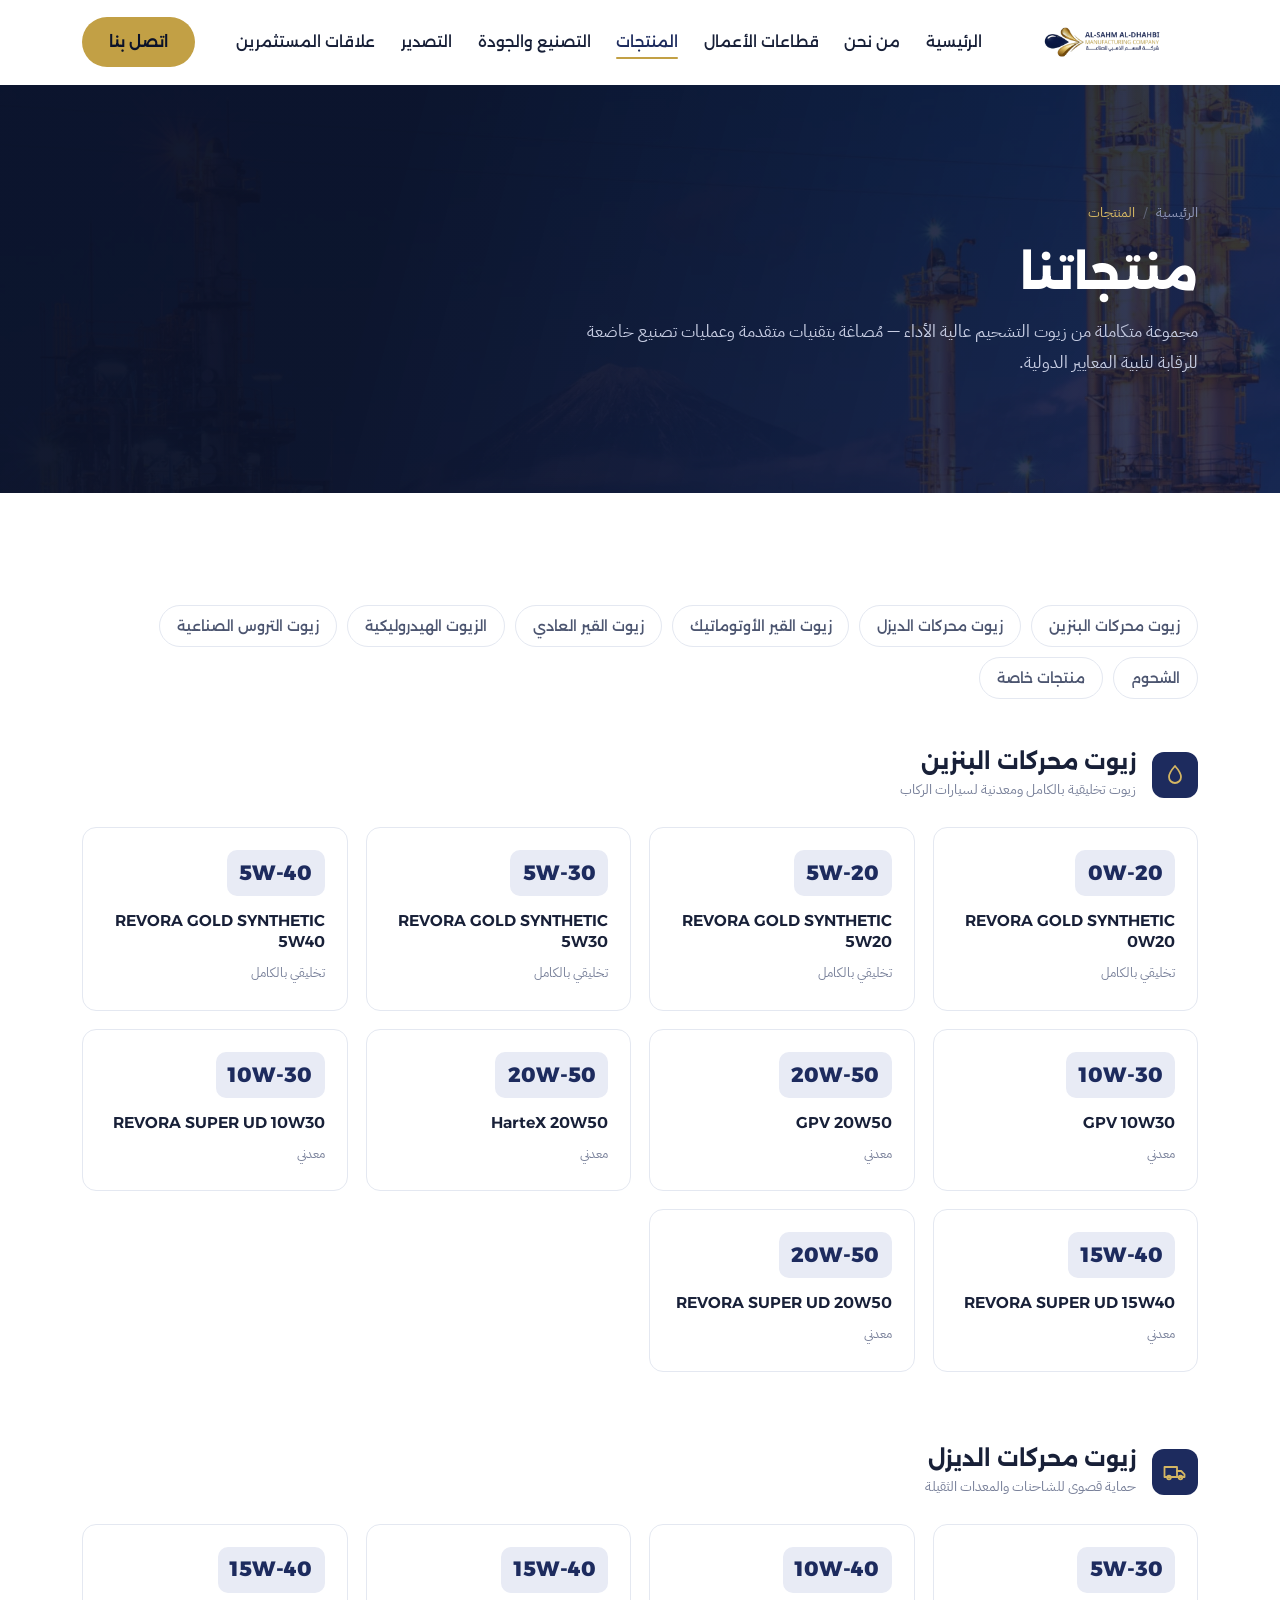
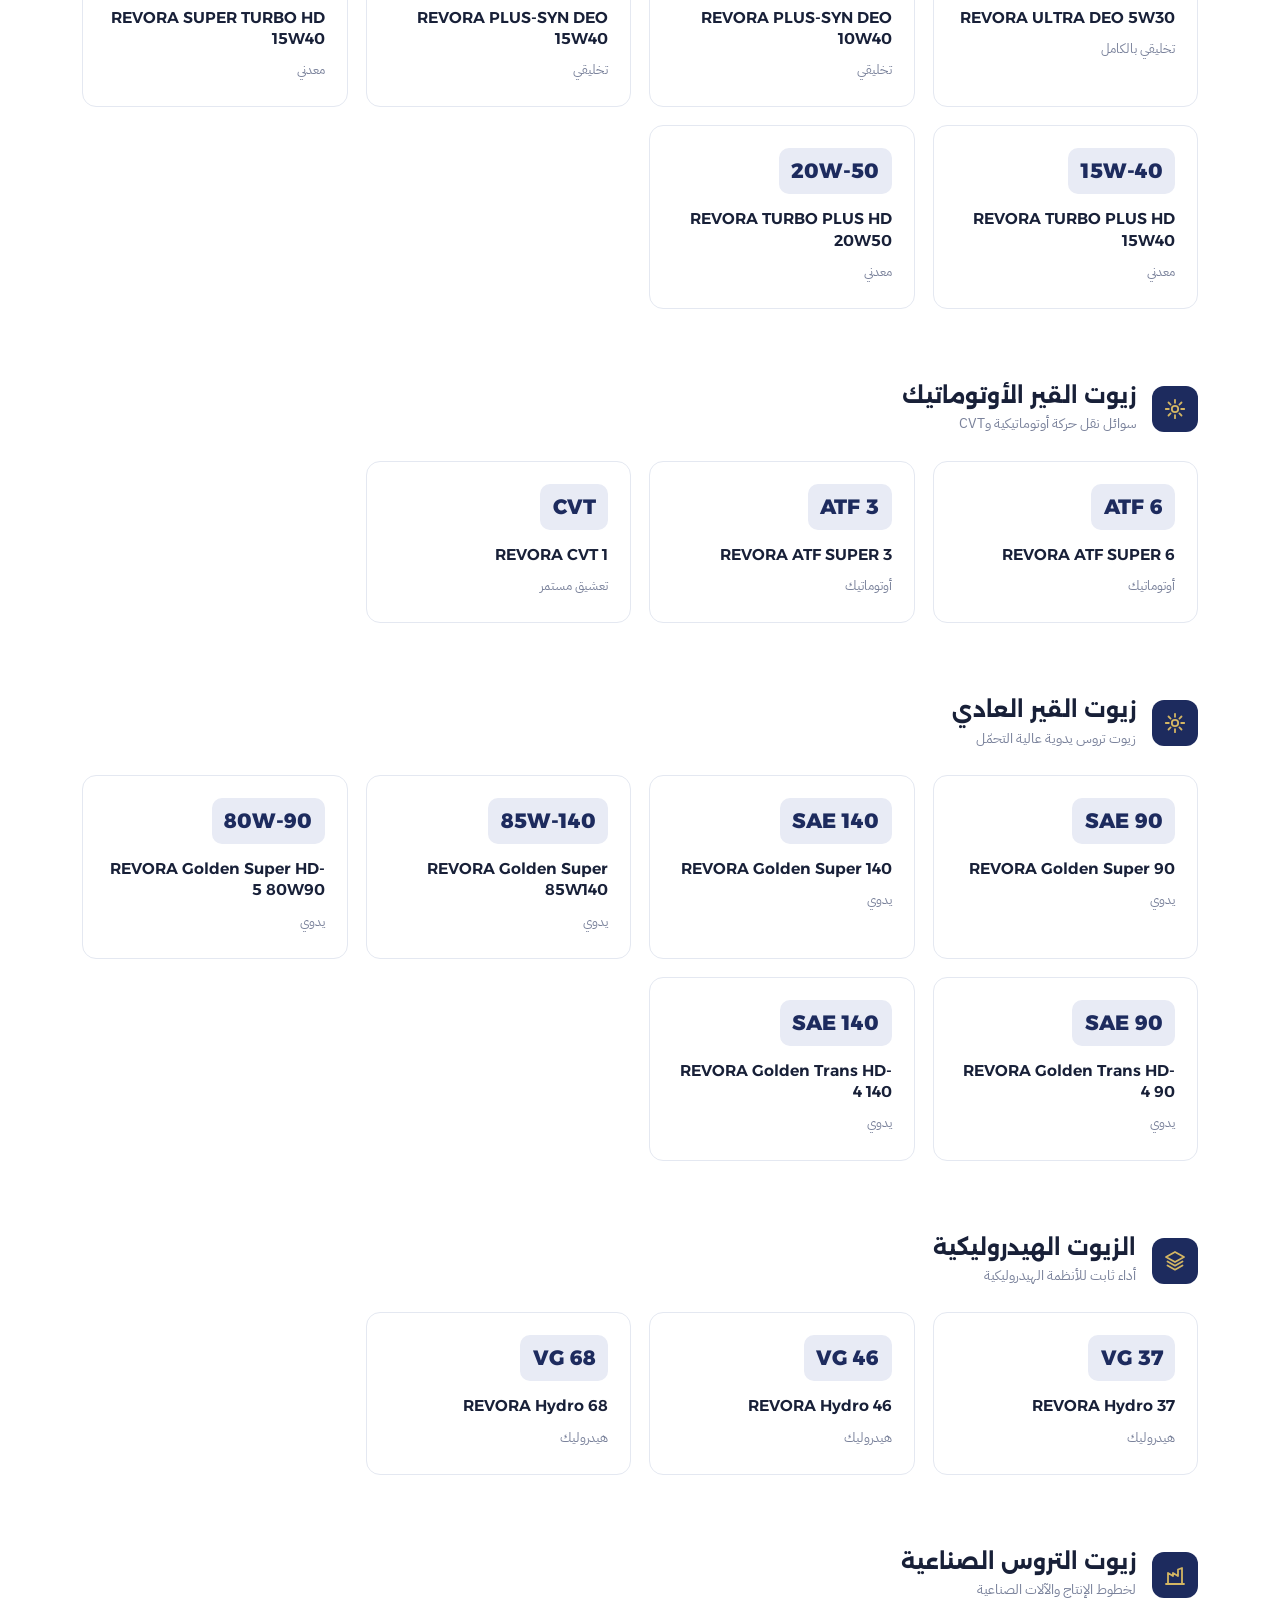
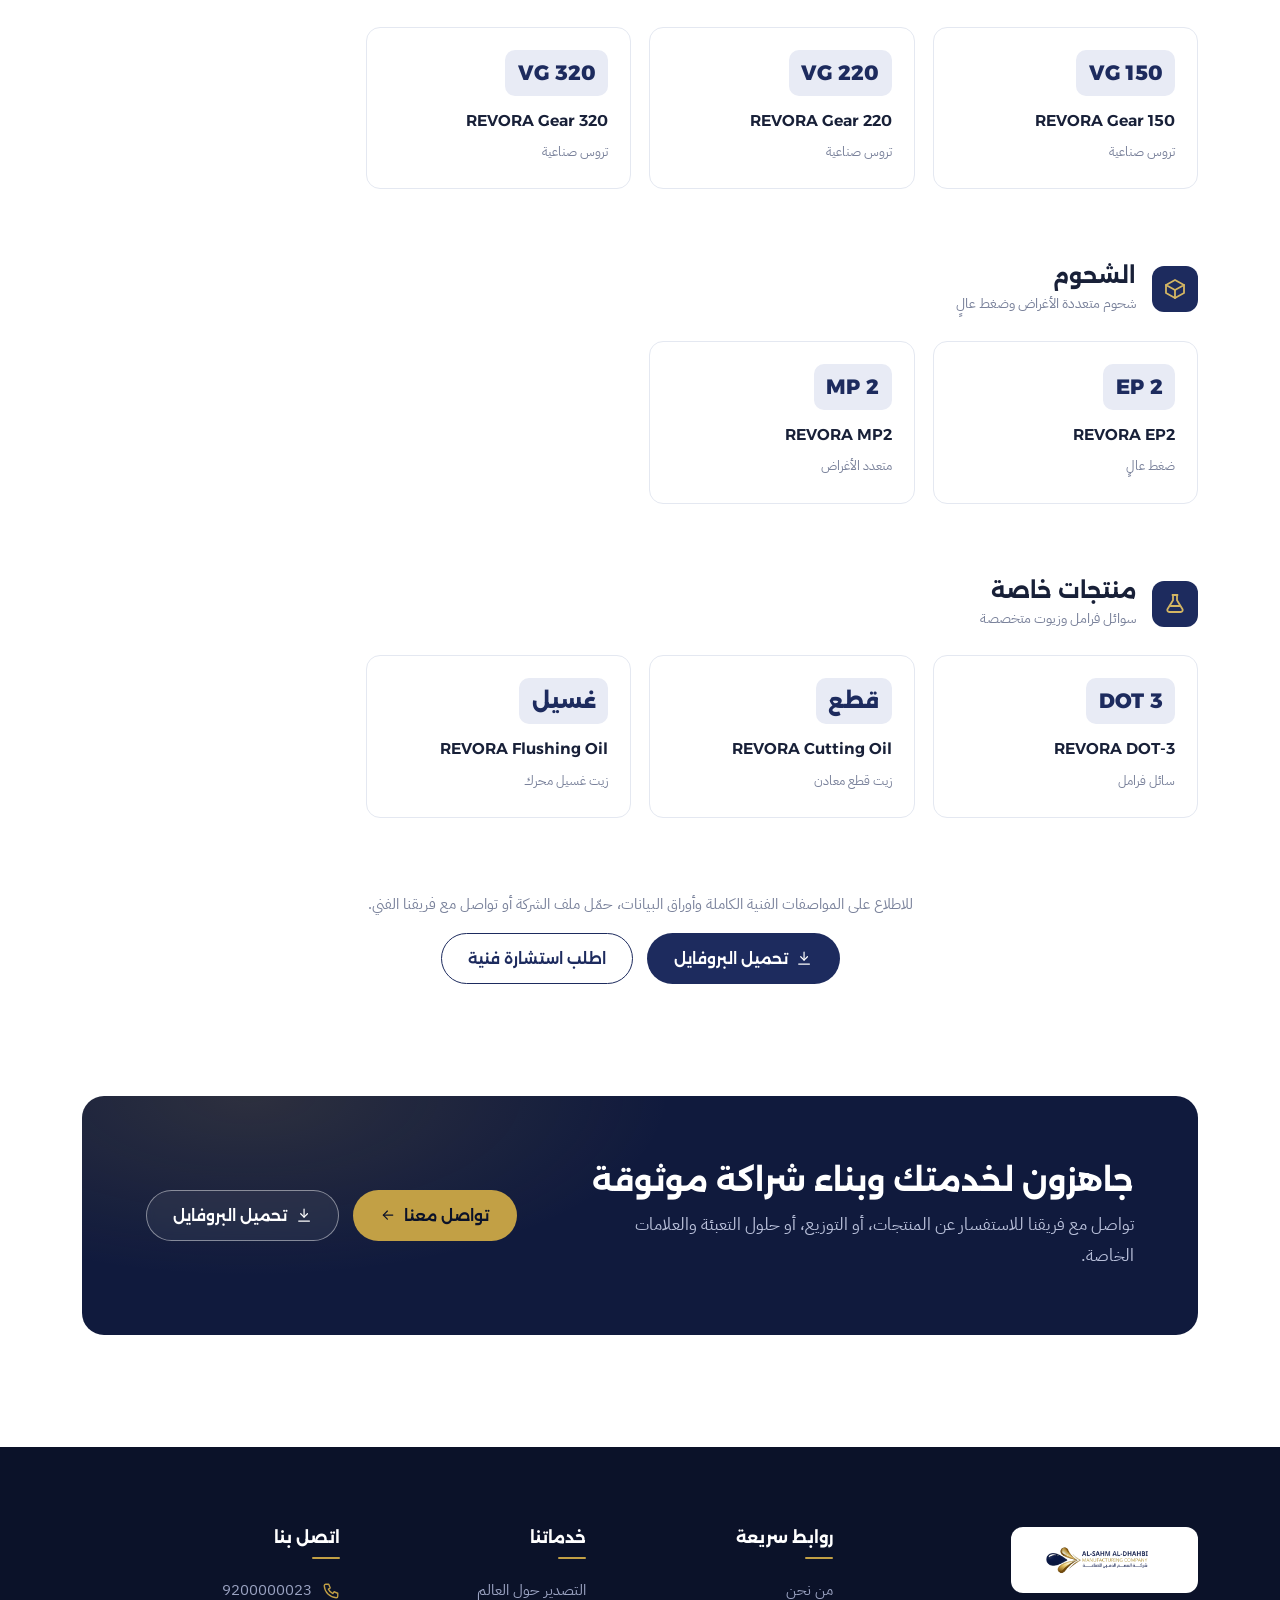
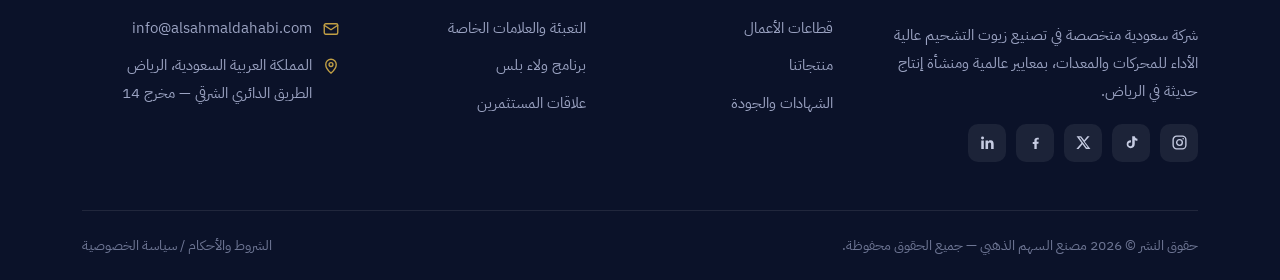
<file: products.html>
<!DOCTYPE html>
<html lang="ar" dir="rtl">
<head>
<meta charset="UTF-8">
<meta name="viewport" content="width=device-width, initial-scale=1">
<title>المنتجات | مصنع السهم الذهبي</title>
<meta name="description" content="مجموعة REVORA الكاملة: زيوت محركات البنزين والديزل، زيوت القير، الزيوت الهيدروليكية، الشحوم والمزيد.">
<link rel="icon" href="data:image/svg+xml,%3Csvg xmlns='http://www.w3.org/2000/svg' viewBox='0 0 32 32'%3E%3Cpath d='M16 2s10 11 10 18a10 10 0 01-20 0C6 13 16 2 16 2z' fill='%231D2B5E'/%3E%3Cpath d='M10 20l6-4 6 4-6 4z' fill='%23C2A045'/%3E%3C/svg%3E">
<link rel="preconnect" href="https://fonts.googleapis.com">
<link rel="preconnect" href="https://fonts.gstatic.com" crossorigin>
<link href="https://fonts.googleapis.com/css2?family=Alexandria:wght@500;600;700;800&family=IBM+Plex+Sans+Arabic:wght@400;500;600;700&display=swap" rel="stylesheet">
<link rel="stylesheet" href="assets/css/style.css">
</head>
<body>

<header class="site-header">
  <div class="container nav-wrap">
    <a class="brand" href="index.html" aria-label="مصنع السهم الذهبي — الرئيسية">
      <img src="assets/img/logo.png" alt="شعار شركة السهم الذهبي للصناعة">
    </a>
    <nav class="main-nav" id="main-nav" aria-label="التنقل الرئيسي">
      <ul>
          <li><a href="index.html">الرئيسية</a></li>
          <li><a href="about.html">من نحن</a></li>
          <li><a href="sectors.html">قطاعات الأعمال</a></li>
          <li><a href="products.html" aria-current="page">المنتجات</a></li>
          <li><a href="quality.html">التصنيع والجودة</a></li>
          <li><a href="export.html">التصدير</a></li>
          <li><a href="investors.html">علاقات المستثمرين</a></li>
        <li class="nav-contact-m"><a href="contact.html">اتصل بنا</a></li>
      </ul>
    </nav>
    <a class="btn btn-gold nav-cta" href="contact.html">اتصل بنا</a>
    <button class="nav-toggle" aria-expanded="false" aria-controls="main-nav" aria-label="فتح القائمة">
      <svg viewBox="0 0 24 24" fill="none" stroke="currentColor" stroke-width="2" stroke-linecap="round"><path d="M4 7h16M4 12h16M4 17h16"/></svg>
    </button>
  </div>
</header>

<main>

<section class="page-hero">
  <div class="container">
    <nav class="crumbs" aria-label="مسار الصفحة"><a href="index.html">الرئيسية</a><span class="sep">/</span><span class="here">المنتجات</span></nav>
    <h1>منتجاتنا</h1>
    <p>مجموعة متكاملة من زيوت التشحيم عالية الأداء — مُصاغة بتقنيات متقدمة وعمليات تصنيع خاضعة للرقابة لتلبية المعايير الدولية.</p>
  </div>
</section>

<section class="section">
  <div class="container">
    <nav class="pcat-nav reveal" aria-label="فئات المنتجات">
      <a href="#petrol">زيوت محركات البنزين</a>
      <a href="#diesel">زيوت محركات الديزل</a>
      <a href="#atf">زيوت القير الأوتوماتيك</a>
      <a href="#manual">زيوت القير العادي</a>
      <a href="#hydraulic">الزيوت الهيدروليكية</a>
      <a href="#industrial">زيوت التروس الصناعية</a>
      <a href="#grease">الشحوم</a>
      <a href="#special">منتجات خاصة</a>
    </nav>
    <div class="pcat-block" id="petrol">
      <div class="pcat-head reveal">
        <span class="ic"><svg viewBox="0 0 24 24" fill="none" stroke="currentColor" stroke-width="1.8" stroke-linecap="round" stroke-linejoin="round" aria-hidden="true"><path d="M12 3s6 6.6 6 11a6 6 0 01-12 0C6 9.6 12 3 12 3z"/></svg></span>
        <div><h2>زيوت محركات البنزين</h2><p>زيوت تخليقية بالكامل ومعدنية لسيارات الركاب</p></div>
      </div>
      <div class="pgrid">
        <article class="pcard reveal">
          <span class="grade">0W-20</span>
          <h3>REVORA GOLD SYNTHETIC 0W20</h3>
          <span class="tag">تخليقي بالكامل</span>
        </article>
        <article class="pcard reveal">
          <span class="grade">5W-20</span>
          <h3>REVORA GOLD SYNTHETIC 5W20</h3>
          <span class="tag">تخليقي بالكامل</span>
        </article>
        <article class="pcard reveal">
          <span class="grade">5W-30</span>
          <h3>REVORA GOLD SYNTHETIC 5W30</h3>
          <span class="tag">تخليقي بالكامل</span>
        </article>
        <article class="pcard reveal">
          <span class="grade">5W-40</span>
          <h3>REVORA GOLD SYNTHETIC 5W40</h3>
          <span class="tag">تخليقي بالكامل</span>
        </article>
        <article class="pcard reveal">
          <span class="grade">10W-30</span>
          <h3>GPV 10W30</h3>
          <span class="tag">معدني</span>
        </article>
        <article class="pcard reveal">
          <span class="grade">20W-50</span>
          <h3>GPV 20W50</h3>
          <span class="tag">معدني</span>
        </article>
        <article class="pcard reveal">
          <span class="grade">20W-50</span>
          <h3>HarteX 20W50</h3>
          <span class="tag">معدني</span>
        </article>
        <article class="pcard reveal">
          <span class="grade">10W-30</span>
          <h3>REVORA SUPER UD 10W30</h3>
          <span class="tag">معدني</span>
        </article>
        <article class="pcard reveal">
          <span class="grade">15W-40</span>
          <h3>REVORA SUPER UD 15W40</h3>
          <span class="tag">معدني</span>
        </article>
        <article class="pcard reveal">
          <span class="grade">20W-50</span>
          <h3>REVORA SUPER UD 20W50</h3>
          <span class="tag">معدني</span>
        </article>
      </div>
    </div>
    <div class="pcat-block" id="diesel">
      <div class="pcat-head reveal">
        <span class="ic"><svg viewBox="0 0 24 24" fill="none" stroke="currentColor" stroke-width="1.8" stroke-linecap="round" stroke-linejoin="round" aria-hidden="true"><path d="M1.5 7h12.5v10H1.5z"/><path d="M14 11h4.2l3.3 3.3V17H14"/><circle cx="6" cy="17.5" r="1.8"/><circle cx="17.5" cy="17.5" r="1.8"/></svg></span>
        <div><h2>زيوت محركات الديزل</h2><p>حماية قصوى للشاحنات والمعدات الثقيلة</p></div>
      </div>
      <div class="pgrid">
        <article class="pcard reveal">
          <span class="grade">5W-30</span>
          <h3>REVORA ULTRA DEO 5W30</h3>
          <span class="tag">تخليقي بالكامل</span>
        </article>
        <article class="pcard reveal">
          <span class="grade">10W-40</span>
          <h3>REVORA PLUS-SYN DEO 10W40</h3>
          <span class="tag">تخليقي</span>
        </article>
        <article class="pcard reveal">
          <span class="grade">15W-40</span>
          <h3>REVORA PLUS-SYN DEO 15W40</h3>
          <span class="tag">تخليقي</span>
        </article>
        <article class="pcard reveal">
          <span class="grade">15W-40</span>
          <h3>REVORA SUPER TURBO HD 15W40</h3>
          <span class="tag">معدني</span>
        </article>
        <article class="pcard reveal">
          <span class="grade">15W-40</span>
          <h3>REVORA TURBO PLUS HD 15W40</h3>
          <span class="tag">معدني</span>
        </article>
        <article class="pcard reveal">
          <span class="grade">20W-50</span>
          <h3>REVORA TURBO PLUS HD 20W50</h3>
          <span class="tag">معدني</span>
        </article>
      </div>
    </div>
    <div class="pcat-block" id="atf">
      <div class="pcat-head reveal">
        <span class="ic"><svg viewBox="0 0 24 24" fill="none" stroke="currentColor" stroke-width="1.8" stroke-linecap="round" stroke-linejoin="round" aria-hidden="true"><circle cx="12" cy="12" r="3.2"/><path d="M12 2.8v3M12 18.2v3M2.8 12h3M18.2 12h3M5.5 5.5l2.1 2.1M16.4 16.4l2.1 2.1M18.5 5.5l-2.1 2.1M7.6 16.4l-2.1 2.1"/></svg></span>
        <div><h2>زيوت القير الأوتوماتيك</h2><p>سوائل نقل حركة أوتوماتيكية وCVT</p></div>
      </div>
      <div class="pgrid">
        <article class="pcard reveal">
          <span class="grade">ATF 6</span>
          <h3>REVORA ATF SUPER 6</h3>
          <span class="tag">أوتوماتيك</span>
        </article>
        <article class="pcard reveal">
          <span class="grade">ATF 3</span>
          <h3>REVORA ATF SUPER 3</h3>
          <span class="tag">أوتوماتيك</span>
        </article>
        <article class="pcard reveal">
          <span class="grade">CVT</span>
          <h3>REVORA CVT 1</h3>
          <span class="tag">تعشيق مستمر</span>
        </article>
      </div>
    </div>
    <div class="pcat-block" id="manual">
      <div class="pcat-head reveal">
        <span class="ic"><svg viewBox="0 0 24 24" fill="none" stroke="currentColor" stroke-width="1.8" stroke-linecap="round" stroke-linejoin="round" aria-hidden="true"><circle cx="12" cy="12" r="3.2"/><path d="M12 2.8v3M12 18.2v3M2.8 12h3M18.2 12h3M5.5 5.5l2.1 2.1M16.4 16.4l2.1 2.1M18.5 5.5l-2.1 2.1M7.6 16.4l-2.1 2.1"/></svg></span>
        <div><h2>زيوت القير العادي</h2><p>زيوت تروس يدوية عالية التحمّل</p></div>
      </div>
      <div class="pgrid">
        <article class="pcard reveal">
          <span class="grade">SAE 90</span>
          <h3>REVORA Golden Super 90</h3>
          <span class="tag">يدوي</span>
        </article>
        <article class="pcard reveal">
          <span class="grade">SAE 140</span>
          <h3>REVORA Golden Super 140</h3>
          <span class="tag">يدوي</span>
        </article>
        <article class="pcard reveal">
          <span class="grade">85W-140</span>
          <h3>REVORA Golden Super 85W140</h3>
          <span class="tag">يدوي</span>
        </article>
        <article class="pcard reveal">
          <span class="grade">80W-90</span>
          <h3>REVORA Golden Super HD-5 80W90</h3>
          <span class="tag">يدوي</span>
        </article>
        <article class="pcard reveal">
          <span class="grade">SAE 90</span>
          <h3>REVORA Golden Trans HD-4 90</h3>
          <span class="tag">يدوي</span>
        </article>
        <article class="pcard reveal">
          <span class="grade">SAE 140</span>
          <h3>REVORA Golden Trans HD-4 140</h3>
          <span class="tag">يدوي</span>
        </article>
      </div>
    </div>
    <div class="pcat-block" id="hydraulic">
      <div class="pcat-head reveal">
        <span class="ic"><svg viewBox="0 0 24 24" fill="none" stroke="currentColor" stroke-width="1.8" stroke-linecap="round" stroke-linejoin="round" aria-hidden="true"><path d="M12 3l9 5-9 5-9-5 9-5z"/><path d="M4.5 12.5L12 16.7l7.5-4.2"/><path d="M4.5 16.5L12 20.7l7.5-4.2"/></svg></span>
        <div><h2>الزيوت الهيدروليكية</h2><p>أداء ثابت للأنظمة الهيدروليكية</p></div>
      </div>
      <div class="pgrid">
        <article class="pcard reveal">
          <span class="grade">VG 37</span>
          <h3>REVORA Hydro 37</h3>
          <span class="tag">هيدروليك</span>
        </article>
        <article class="pcard reveal">
          <span class="grade">VG 46</span>
          <h3>REVORA Hydro 46</h3>
          <span class="tag">هيدروليك</span>
        </article>
        <article class="pcard reveal">
          <span class="grade">VG 68</span>
          <h3>REVORA Hydro 68</h3>
          <span class="tag">هيدروليك</span>
        </article>
      </div>
    </div>
    <div class="pcat-block" id="industrial">
      <div class="pcat-head reveal">
        <span class="ic"><svg viewBox="0 0 24 24" fill="none" stroke="currentColor" stroke-width="1.8" stroke-linecap="round" stroke-linejoin="round" aria-hidden="true"><path d="M3 21h18"/><path d="M5 21V10l5 3v-3l5 3V6.5L19 5v16"/></svg></span>
        <div><h2>زيوت التروس الصناعية</h2><p>لخطوط الإنتاج والآلات الصناعية</p></div>
      </div>
      <div class="pgrid">
        <article class="pcard reveal">
          <span class="grade">VG 150</span>
          <h3>REVORA Gear 150</h3>
          <span class="tag">تروس صناعية</span>
        </article>
        <article class="pcard reveal">
          <span class="grade">VG 220</span>
          <h3>REVORA Gear 220</h3>
          <span class="tag">تروس صناعية</span>
        </article>
        <article class="pcard reveal">
          <span class="grade">VG 320</span>
          <h3>REVORA Gear 320</h3>
          <span class="tag">تروس صناعية</span>
        </article>
      </div>
    </div>
    <div class="pcat-block" id="grease">
      <div class="pcat-head reveal">
        <span class="ic"><svg viewBox="0 0 24 24" fill="none" stroke="currentColor" stroke-width="1.8" stroke-linecap="round" stroke-linejoin="round" aria-hidden="true"><path d="M21 8l-9-5-9 5 9 5 9-5z"/><path d="M3 8v8l9 5 9-5V8"/><path d="M12 13v8"/></svg></span>
        <div><h2>الشحوم</h2><p>شحوم متعددة الأغراض وضغط عالٍ</p></div>
      </div>
      <div class="pgrid">
        <article class="pcard reveal">
          <span class="grade">EP 2</span>
          <h3>REVORA EP2</h3>
          <span class="tag">ضغط عالٍ</span>
        </article>
        <article class="pcard reveal">
          <span class="grade">MP 2</span>
          <h3>REVORA MP2</h3>
          <span class="tag">متعدد الأغراض</span>
        </article>
      </div>
    </div>
    <div class="pcat-block" id="special">
      <div class="pcat-head reveal">
        <span class="ic"><svg viewBox="0 0 24 24" fill="none" stroke="currentColor" stroke-width="1.8" stroke-linecap="round" stroke-linejoin="round" aria-hidden="true"><path d="M9.5 3h5"/><path d="M10 3v5.2L4.6 17a2 2 0 001.7 3h11.4a2 2 0 001.7-3L14 8.2V3"/><path d="M7.5 14h9"/></svg></span>
        <div><h2>منتجات خاصة</h2><p>سوائل فرامل وزيوت متخصصة</p></div>
      </div>
      <div class="pgrid">
        <article class="pcard reveal">
          <span class="grade">DOT 3</span>
          <h3>REVORA DOT-3</h3>
          <span class="tag">سائل فرامل</span>
        </article>
        <article class="pcard reveal">
          <span class="grade">قطع</span>
          <h3>REVORA Cutting Oil</h3>
          <span class="tag">زيت قطع معادن</span>
        </article>
        <article class="pcard reveal">
          <span class="grade">غسيل</span>
          <h3>REVORA Flushing Oil</h3>
          <span class="tag">زيت غسيل محرك</span>
        </article>
      </div>
    </div>
    <div class="reveal" style="margin-top:48px;text-align:center">
      <p style="color:var(--muted);font-size:.95rem">للاطلاع على المواصفات الفنية الكاملة وأوراق البيانات، حمّل ملف الشركة أو تواصل مع فريقنا الفني.</p>
      <div style="display:flex;gap:14px;justify-content:center;flex-wrap:wrap">
        <a class="btn btn-navy" href="assets/docs/company-profile.pdf" target="_blank" rel="noopener"><svg viewBox="0 0 24 24" fill="none" stroke="currentColor" stroke-width="1.8" stroke-linecap="round" stroke-linejoin="round" aria-hidden="true"><path d="M12 3v12"/><path d="M7 10l5 5 5-5"/><path d="M4 21h16"/></svg> تحميل البروفايل</a>
        <a class="btn btn-outline" href="contact.html">اطلب استشارة فنية</a>
      </div>
    </div>
  </div>
</section>

<section class="section" style="padding-top:0">
  <div class="container">
    <div class="cta-band reveal">
      <div>
        <h2>جاهزون لخدمتك وبناء شراكة موثوقة</h2>
        <p>تواصل مع فريقنا للاستفسار عن المنتجات، أو التوزيع، أو حلول التعبئة والعلامات الخاصة.</p>
      </div>
      <div class="actions">
        <a class="btn btn-gold" href="contact.html">تواصل معنا <svg viewBox="0 0 24 24" fill="none" stroke="currentColor" stroke-width="1.8" stroke-linecap="round" stroke-linejoin="round" aria-hidden="true"><path d="M19 12H5"/><path d="M11 18l-6-6 6-6"/></svg></a>
        <a class="btn btn-ghost" href="assets/docs/company-profile.pdf" target="_blank" rel="noopener"><svg viewBox="0 0 24 24" fill="none" stroke="currentColor" stroke-width="1.8" stroke-linecap="round" stroke-linejoin="round" aria-hidden="true"><path d="M12 3v12"/><path d="M7 10l5 5 5-5"/><path d="M4 21h16"/></svg> تحميل البروفايل</a>
      </div>
    </div>
  </div>
</section>
</main>

<footer class="site-footer">
  <div class="container">
    <div class="footer-grid">
      <div class="footer-brand">
        <span class="logo-chip"><img src="assets/img/logo.png" alt="شعار شركة السهم الذهبي للصناعة"></span>
        <p>شركة سعودية متخصصة في تصنيع زيوت التشحيم عالية الأداء للمحركات والمعدات، بمعايير عالمية ومنشأة إنتاج حديثة في الرياض.</p>
        <div class="socials">
          <a href="https://www.instagram.com/alsahm.aldhahabi.factory/" target="_blank" rel="noopener" aria-label="Instagram"><svg viewBox="0 0 24 24" fill="none" stroke="currentColor" stroke-width="1.9" aria-hidden="true"><rect x="3" y="3" width="18" height="18" rx="5"/><circle cx="12" cy="12" r="4"/><circle cx="17.2" cy="6.8" r="1.1" fill="currentColor" stroke="none"/></svg></a>
          <a href="https://www.tiktok.com/@alsahm.aldhahabi.factory" target="_blank" rel="noopener" aria-label="TikTok"><svg viewBox="0 0 24 24" fill="currentColor" aria-hidden="true"><path d="M16.6 3c.4 2 1.7 3.4 3.8 3.6v3c-1.5 0-2.8-.4-3.8-1.2v5.7c0 3.4-2.4 5.9-5.7 5.9A5.6 5.6 0 015.2 14.4c0-3.3 2.6-5.7 6-5.5V12c-.3-.1-.7-.2-1-.1-1.5 0-2.6 1.2-2.6 2.7s1.2 2.8 2.7 2.8c1.6 0 2.7-1.2 2.7-3V3h3.6z"/></svg></a>
          <a href="https://x.com/alsahm_dhahabi" target="_blank" rel="noopener" aria-label="X"><svg viewBox="0 0 24 24" fill="currentColor" aria-hidden="true"><path d="M17.5 3h3.1l-6.8 7.8L21.8 21h-6.3l-4.9-6.4L5 21H1.9l7.3-8.4L2.2 3h6.4L13 8.9 17.5 3zm-1.1 16.1h1.7L7.7 4.8H5.9l10.5 14.3z"/></svg></a>
          <a href="https://www.facebook.com/profile.php?id=61587297566640" target="_blank" rel="noopener" aria-label="Facebook"><svg viewBox="0 0 24 24" fill="currentColor" aria-hidden="true"><path d="M13.7 21v-7.1h2.4l.4-2.8h-2.8V9.3c0-.8.3-1.4 1.5-1.4h1.4V5.4c-.6-.1-1.4-.2-2.3-.2-2.3 0-3.9 1.4-3.9 4v2H8.1v2.8h2.3V21h3.3z"/></svg></a>
          <a href="https://linkedin.com/company/alsahm-aldhahabi-factory/" target="_blank" rel="noopener" aria-label="LinkedIn"><svg viewBox="0 0 24 24" fill="currentColor" aria-hidden="true"><path d="M5 3.6a2.1 2.1 0 11 0 4.2 2.1 2.1 0 010-4.2zM3.2 9.2h3.6V21H3.2zM9.2 9.2h3.5v1.6h.1c.5-.9 1.7-1.9 3.5-1.9 3.7 0 4.4 2.4 4.4 5.6V21h-3.6v-5.8c0-1.4 0-3.2-2-3.2s-2.3 1.5-2.3 3.1V21H9.2V9.2z"/></svg></a>
        </div>
      </div>
      <div>
        <h4>روابط سريعة</h4>
        <ul>
          <li><a href="about.html">من نحن</a></li>
          <li><a href="sectors.html">قطاعات الأعمال</a></li>
          <li><a href="products.html">منتجاتنا</a></li>
          <li><a href="quality.html">الشهادات والجودة</a></li>
        </ul>
      </div>
      <div>
        <h4>خدماتنا</h4>
        <ul>
          <li><a href="export.html">التصدير حول العالم</a></li>
          <li><a href="sectors.html#filling">التعبئة والعلامات الخاصة</a></li>
          <li><a href="sectors.html#loyalty">برنامج ولاء بلس</a></li>
          <li><a href="investors.html">علاقات المستثمرين</a></li>
        </ul>
      </div>
      <div>
        <h4>اتصل بنا</h4>
        <ul class="footer-contact">
          <li><svg viewBox="0 0 24 24" fill="none" stroke="currentColor" stroke-width="1.8" stroke-linecap="round" stroke-linejoin="round" aria-hidden="true"><path d="M5 3h4l2 5-2.5 1.5a12 12 0 006 6L16 13l5 2v4a2 2 0 01-2 2A17 17 0 013 5a2 2 0 012-2z"/></svg><a href="tel:9200000023" dir="ltr">9200000023</a></li>
          <li><svg viewBox="0 0 24 24" fill="none" stroke="currentColor" stroke-width="1.8" stroke-linecap="round" stroke-linejoin="round" aria-hidden="true"><rect x="3" y="5" width="18" height="14" rx="2"/><path d="M3 7l9 6 9-6"/></svg><a href="mailto:info@alsahmaldahabi.com" dir="ltr">info@alsahmaldahabi.com</a></li>
          <li><svg viewBox="0 0 24 24" fill="none" stroke="currentColor" stroke-width="1.8" stroke-linecap="round" stroke-linejoin="round" aria-hidden="true"><path d="M12 21.5S5 15.6 5 10a7 7 0 0114 0c0 5.6-7 11.5-7 11.5z"/><circle cx="12" cy="10" r="2.6"/></svg><span>المملكة العربية السعودية، الرياض<br>الطريق الدائري الشرقي — مخرج 14</span></li>
        </ul>
      </div>
    </div>
    <div class="footer-bottom">
      <span>حقوق النشر © 2026 مصنع السهم الذهبي — جميع الحقوق محفوظة.</span>
      <span><a href="contact.html">الشروط والأحكام</a> / <a href="contact.html">سياسة الخصوصية</a></span>
    </div>
  </div>
</footer>

<script src="assets/js/main.js" defer></script>
<script src="assets/js/worldmap.js" defer></script>
</body>
</html>
</file>
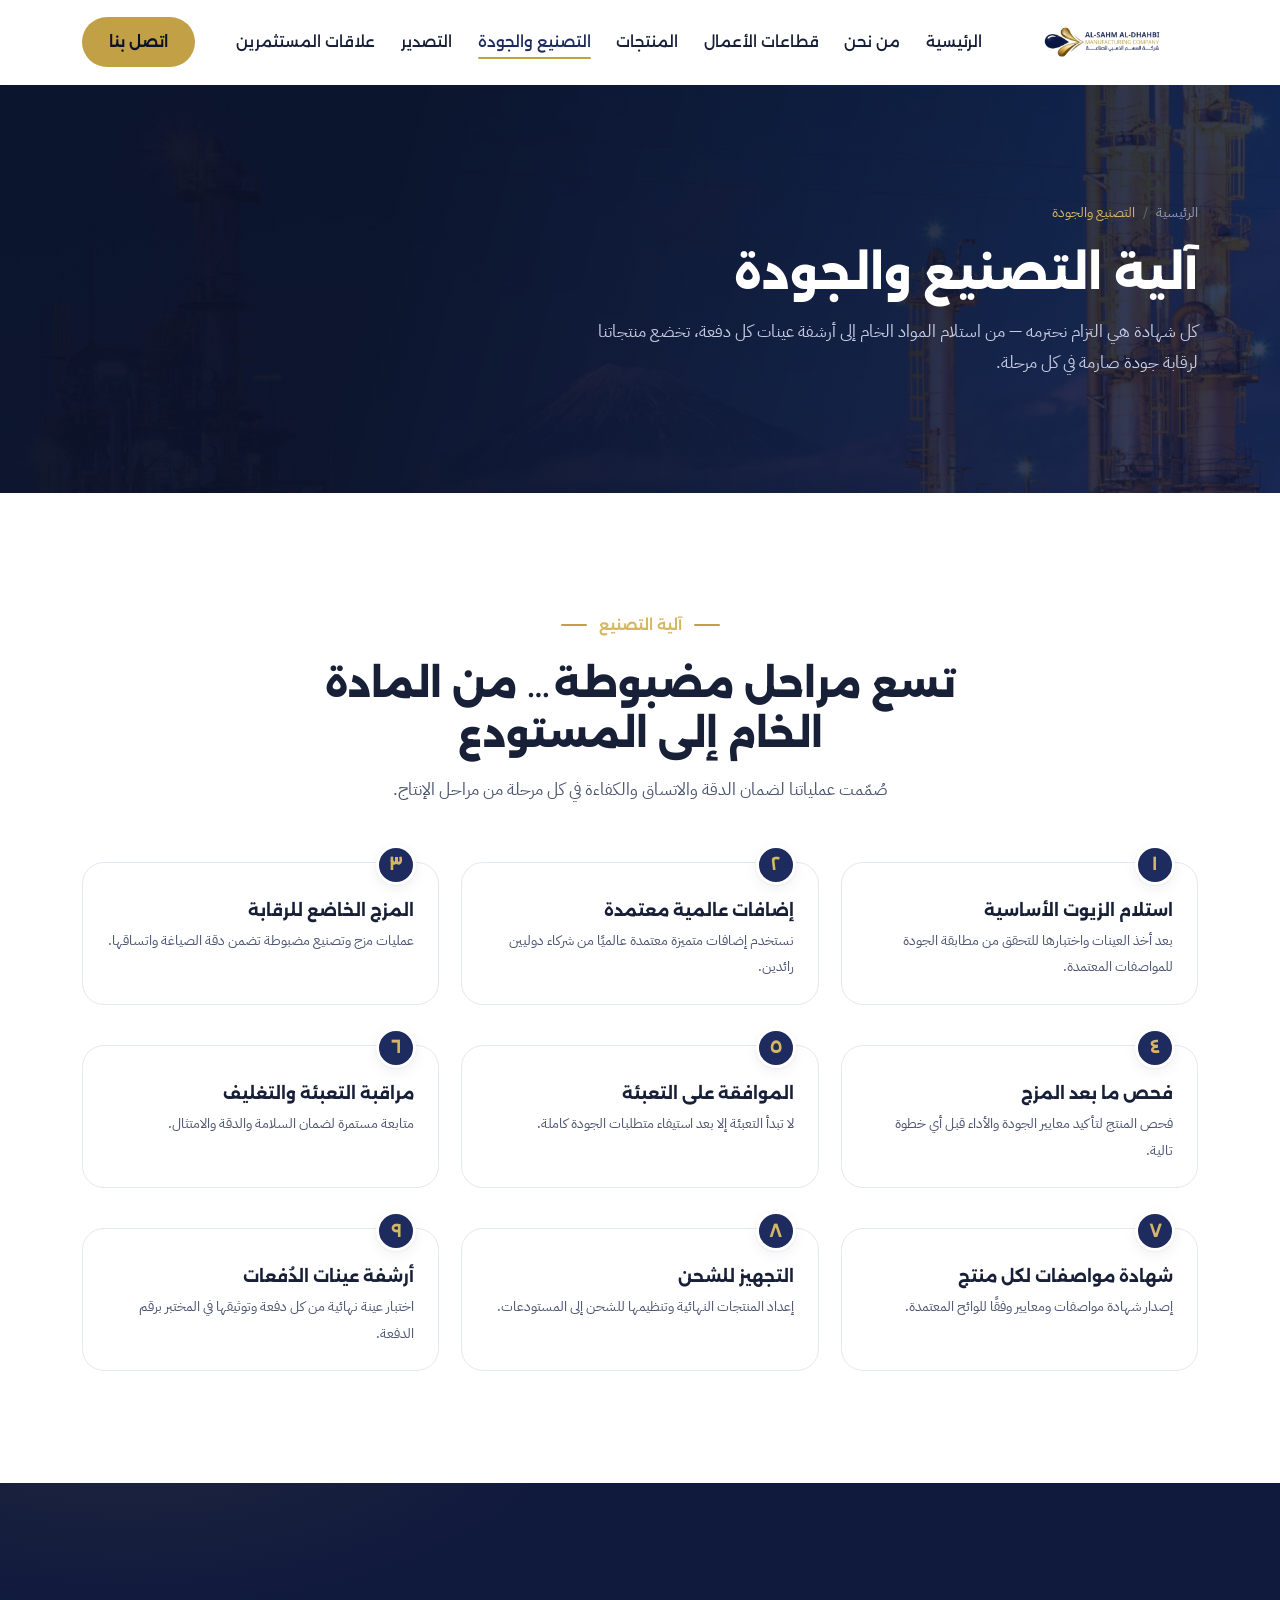
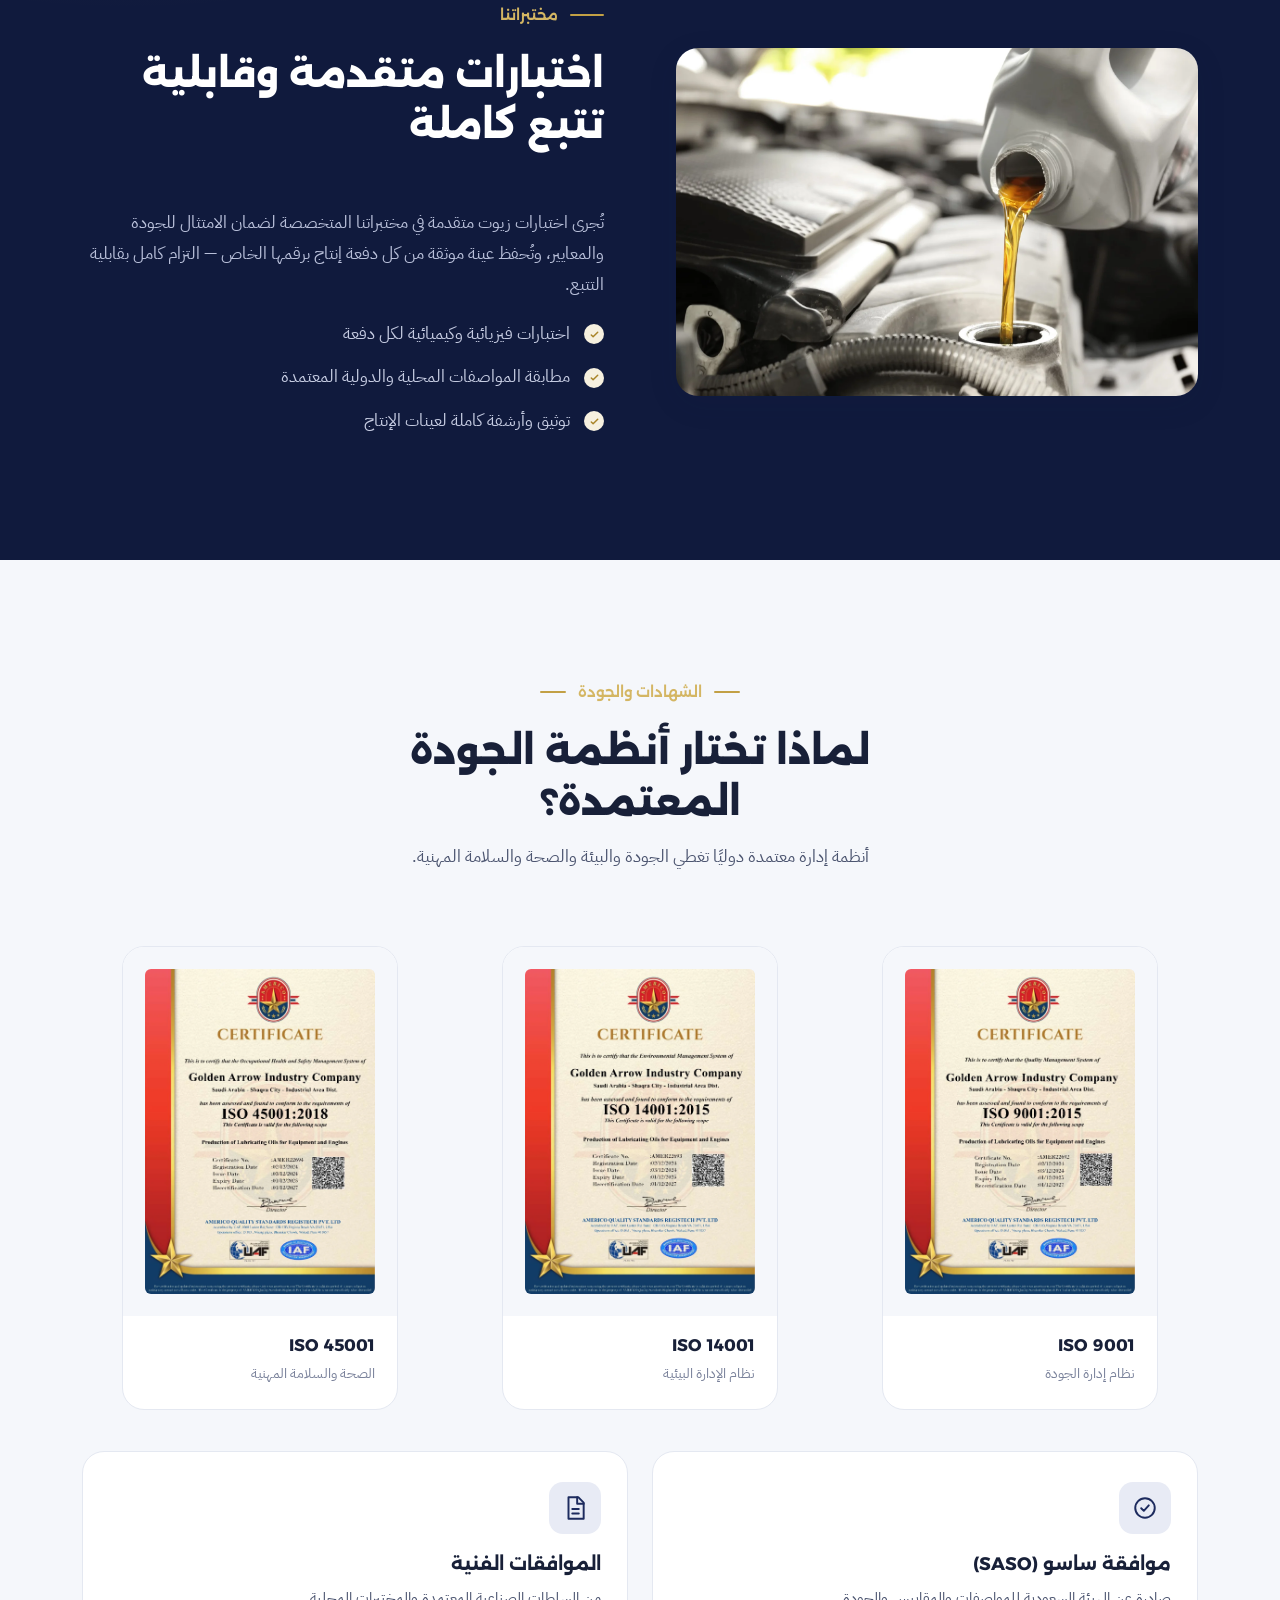
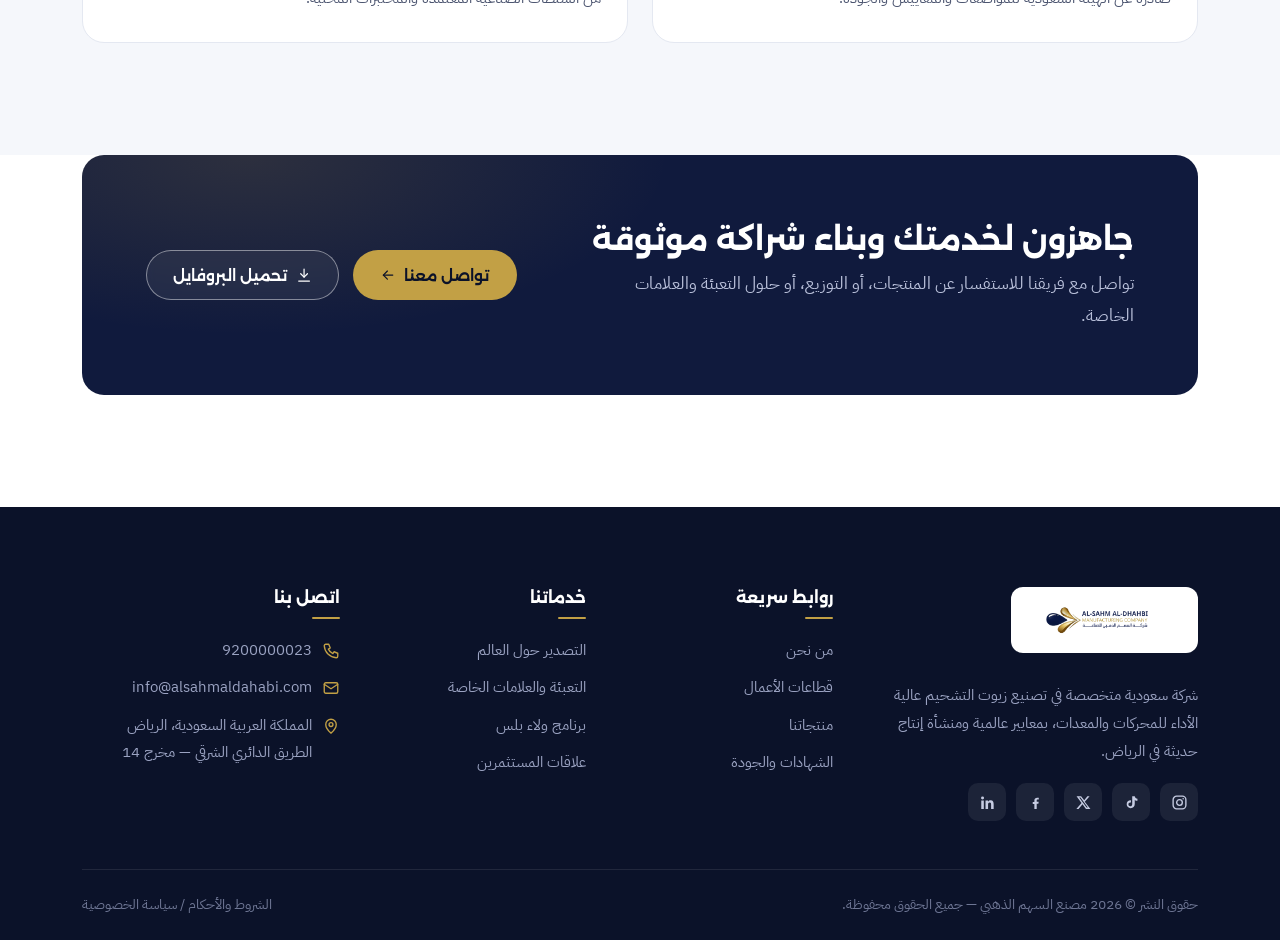
<file: quality.html>
<!DOCTYPE html>
<html lang="ar" dir="rtl">
<head>
<meta charset="UTF-8">
<meta name="viewport" content="width=device-width, initial-scale=1">
<title>التصنيع والجودة | مصنع السهم الذهبي</title>
<meta name="description" content="آلية تصنيع من تسع مراحل مضبوطة وشهادات ISO 9001 و14001 و45001 وموافقة ساسو.">
<link rel="icon" href="data:image/svg+xml,%3Csvg xmlns='http://www.w3.org/2000/svg' viewBox='0 0 32 32'%3E%3Cpath d='M16 2s10 11 10 18a10 10 0 01-20 0C6 13 16 2 16 2z' fill='%231D2B5E'/%3E%3Cpath d='M10 20l6-4 6 4-6 4z' fill='%23C2A045'/%3E%3C/svg%3E">
<link rel="preconnect" href="https://fonts.googleapis.com">
<link rel="preconnect" href="https://fonts.gstatic.com" crossorigin>
<link href="https://fonts.googleapis.com/css2?family=Alexandria:wght@500;600;700;800&family=IBM+Plex+Sans+Arabic:wght@400;500;600;700&display=swap" rel="stylesheet">
<link rel="stylesheet" href="assets/css/style.css">
</head>
<body>

<header class="site-header">
  <div class="container nav-wrap">
    <a class="brand" href="index.html" aria-label="مصنع السهم الذهبي — الرئيسية">
      <img src="assets/img/logo.png" alt="شعار شركة السهم الذهبي للصناعة">
    </a>
    <nav class="main-nav" id="main-nav" aria-label="التنقل الرئيسي">
      <ul>
          <li><a href="index.html">الرئيسية</a></li>
          <li><a href="about.html">من نحن</a></li>
          <li><a href="sectors.html">قطاعات الأعمال</a></li>
          <li><a href="products.html">المنتجات</a></li>
          <li><a href="quality.html" aria-current="page">التصنيع والجودة</a></li>
          <li><a href="export.html">التصدير</a></li>
          <li><a href="investors.html">علاقات المستثمرين</a></li>
        <li class="nav-contact-m"><a href="contact.html">اتصل بنا</a></li>
      </ul>
    </nav>
    <a class="btn btn-gold nav-cta" href="contact.html">اتصل بنا</a>
    <button class="nav-toggle" aria-expanded="false" aria-controls="main-nav" aria-label="فتح القائمة">
      <svg viewBox="0 0 24 24" fill="none" stroke="currentColor" stroke-width="2" stroke-linecap="round"><path d="M4 7h16M4 12h16M4 17h16"/></svg>
    </button>
  </div>
</header>

<main>

<section class="page-hero">
  <div class="container">
    <nav class="crumbs" aria-label="مسار الصفحة"><a href="index.html">الرئيسية</a><span class="sep">/</span><span class="here">التصنيع والجودة</span></nav>
    <h1>آلية التصنيع والجودة</h1>
    <p>كل شهادة هي التزام نحترمه — من استلام المواد الخام إلى أرشفة عينات كل دفعة، تخضع منتجاتنا لرقابة جودة صارمة في كل مرحلة.</p>
  </div>
</section>

<section class="section">
  <div class="container">
    <div class="section-head center reveal"><span class="eyebrow">آلية التصنيع</span><h2>تسع مراحل مضبوطة… من المادة الخام إلى المستودع</h2><p class="lede">صُمّمت عملياتنا لضمان الدقة والاتساق والكفاءة في كل مرحلة من مراحل الإنتاج.</p></div>
    <div class="steps" style="row-gap:40px">
      <div class="step reveal">
        <h3>استلام الزيوت الأساسية</h3>
        <p>بعد أخذ العينات واختبارها للتحقق من مطابقة الجودة للمواصفات المعتمدة.</p>
      </div>
      <div class="step reveal">
        <h3>إضافات عالمية معتمدة</h3>
        <p>نستخدم إضافات متميزة معتمدة عالميًا من شركاء دوليين رائدين.</p>
      </div>
      <div class="step reveal">
        <h3>المزج الخاضع للرقابة</h3>
        <p>عمليات مزج وتصنيع مضبوطة تضمن دقة الصياغة واتساقها.</p>
      </div>
      <div class="step reveal">
        <h3>فحص ما بعد المزج</h3>
        <p>فحص المنتج لتأكيد معايير الجودة والأداء قبل أي خطوة تالية.</p>
      </div>
      <div class="step reveal">
        <h3>الموافقة على التعبئة</h3>
        <p>لا تبدأ التعبئة إلا بعد استيفاء متطلبات الجودة كاملة.</p>
      </div>
      <div class="step reveal">
        <h3>مراقبة التعبئة والتغليف</h3>
        <p>متابعة مستمرة لضمان السلامة والدقة والامتثال.</p>
      </div>
      <div class="step reveal">
        <h3>شهادة مواصفات لكل منتج</h3>
        <p>إصدار شهادة مواصفات ومعايير وفقًا للوائح المعتمدة.</p>
      </div>
      <div class="step reveal">
        <h3>التجهيز للشحن</h3>
        <p>إعداد المنتجات النهائية وتنظيمها للشحن إلى المستودعات.</p>
      </div>
      <div class="step reveal">
        <h3>أرشفة عينات الدُفعات</h3>
        <p>اختبار عينة نهائية من كل دفعة وتوثيقها في المختبر برقم الدفعة.</p>
      </div>
    </div>
  </div>
</section>

<section class="section section-navy">
  <div class="container split">
    <div class="split-media reveal">
      <img src="assets/img/oil-pour.jpg" alt="اختبارات الزيوت في مختبر مراقبة الجودة">
    </div>
    <div>
      <div class="section-head reveal"><span class="eyebrow">مختبراتنا</span><h2>اختبارات متقدمة وقابلية تتبع كاملة</h2></div>
      <p class="reveal">تُجرى اختبارات زيوت متقدمة في مختبراتنا المتخصصة لضمان الامتثال للجودة والمعايير، وتُحفظ عينة موثقة من كل دفعة إنتاج برقمها الخاص — التزام كامل بقابلية التتبع.</p>
      <ul class="checklist reveal">
        <li>اختبارات فيزيائية وكيميائية لكل دفعة</li>
        <li>مطابقة المواصفات المحلية والدولية المعتمدة</li>
        <li>توثيق وأرشفة كاملة لعينات الإنتاج</li>
      </ul>
    </div>
  </div>
</section>

<section class="section section-alt" id="certs">
  <div class="container">
    <div class="section-head center reveal"><span class="eyebrow">الشهادات والجودة</span><h2>لماذا تختار أنظمة الجودة المعتمدة؟</h2><p class="lede">أنظمة إدارة معتمدة دوليًا تغطي الجودة والبيئة والصحة والسلامة المهنية.</p></div>
    <div class="cert-grid">

      <figure class="cert-card reveal">
        <figure><img src="assets/img/iso-9001.png" alt="شهادة ISO 9001 لشركة السهم الذهبي للصناعة" loading="lazy"></figure>
        <figcaption><h3>ISO 9001</h3><p>نظام إدارة الجودة</p></figcaption>
      </figure>
      <figure class="cert-card reveal">
        <figure><img src="assets/img/iso-14001.png" alt="شهادة ISO 14001 لشركة السهم الذهبي للصناعة" loading="lazy"></figure>
        <figcaption><h3>ISO 14001</h3><p>نظام الإدارة البيئية</p></figcaption>
      </figure>
      <figure class="cert-card reveal">
        <figure><img src="assets/img/iso-45001.png" alt="شهادة ISO 45001 لشركة السهم الذهبي للصناعة" loading="lazy"></figure>
        <figcaption><h3>ISO 45001</h3><p>الصحة والسلامة المهنية</p></figcaption>
      </figure>
    </div>
    <div class="grid grid-2" style="margin-top:24px">
      <div class="card reveal">
        <span class="ic"><svg viewBox="0 0 24 24" fill="none" stroke="currentColor" stroke-width="1.8" stroke-linecap="round" stroke-linejoin="round" aria-hidden="true"><circle cx="12" cy="12" r="9"/><path d="M8.5 12.2l2.4 2.4 4.6-5"/></svg></span>
        <h3>موافقة ساسو (SASO)</h3>
        <p>صادرة عن الهيئة السعودية للمواصفات والمقاييس والجودة.</p>
      </div>
      <div class="card reveal">
        <span class="ic"><svg viewBox="0 0 24 24" fill="none" stroke="currentColor" stroke-width="1.8" stroke-linecap="round" stroke-linejoin="round" aria-hidden="true"><path d="M6 2h9l5 5v15H6z"/><path d="M14 2v6h6"/><path d="M9.5 13h6M9.5 17h6"/></svg></span>
        <h3>الموافقات الفنية</h3>
        <p>من السلطات الصناعية المعتمدة والمختبرات المحلية.</p>
      </div>
    </div>
  </div>
</section>


<section class="section" style="padding-top:0">
  <div class="container">
    <div class="cta-band reveal">
      <div>
        <h2>جاهزون لخدمتك وبناء شراكة موثوقة</h2>
        <p>تواصل مع فريقنا للاستفسار عن المنتجات، أو التوزيع، أو حلول التعبئة والعلامات الخاصة.</p>
      </div>
      <div class="actions">
        <a class="btn btn-gold" href="contact.html">تواصل معنا <svg viewBox="0 0 24 24" fill="none" stroke="currentColor" stroke-width="1.8" stroke-linecap="round" stroke-linejoin="round" aria-hidden="true"><path d="M19 12H5"/><path d="M11 18l-6-6 6-6"/></svg></a>
        <a class="btn btn-ghost" href="assets/docs/company-profile.pdf" target="_blank" rel="noopener"><svg viewBox="0 0 24 24" fill="none" stroke="currentColor" stroke-width="1.8" stroke-linecap="round" stroke-linejoin="round" aria-hidden="true"><path d="M12 3v12"/><path d="M7 10l5 5 5-5"/><path d="M4 21h16"/></svg> تحميل البروفايل</a>
      </div>
    </div>
  </div>
</section>

</main>

<footer class="site-footer">
  <div class="container">
    <div class="footer-grid">
      <div class="footer-brand">
        <span class="logo-chip"><img src="assets/img/logo.png" alt="شعار شركة السهم الذهبي للصناعة"></span>
        <p>شركة سعودية متخصصة في تصنيع زيوت التشحيم عالية الأداء للمحركات والمعدات، بمعايير عالمية ومنشأة إنتاج حديثة في الرياض.</p>
        <div class="socials">
          <a href="https://www.instagram.com/alsahm.aldhahabi.factory/" target="_blank" rel="noopener" aria-label="Instagram"><svg viewBox="0 0 24 24" fill="none" stroke="currentColor" stroke-width="1.9" aria-hidden="true"><rect x="3" y="3" width="18" height="18" rx="5"/><circle cx="12" cy="12" r="4"/><circle cx="17.2" cy="6.8" r="1.1" fill="currentColor" stroke="none"/></svg></a>
          <a href="https://www.tiktok.com/@alsahm.aldhahabi.factory" target="_blank" rel="noopener" aria-label="TikTok"><svg viewBox="0 0 24 24" fill="currentColor" aria-hidden="true"><path d="M16.6 3c.4 2 1.7 3.4 3.8 3.6v3c-1.5 0-2.8-.4-3.8-1.2v5.7c0 3.4-2.4 5.9-5.7 5.9A5.6 5.6 0 015.2 14.4c0-3.3 2.6-5.7 6-5.5V12c-.3-.1-.7-.2-1-.1-1.5 0-2.6 1.2-2.6 2.7s1.2 2.8 2.7 2.8c1.6 0 2.7-1.2 2.7-3V3h3.6z"/></svg></a>
          <a href="https://x.com/alsahm_dhahabi" target="_blank" rel="noopener" aria-label="X"><svg viewBox="0 0 24 24" fill="currentColor" aria-hidden="true"><path d="M17.5 3h3.1l-6.8 7.8L21.8 21h-6.3l-4.9-6.4L5 21H1.9l7.3-8.4L2.2 3h6.4L13 8.9 17.5 3zm-1.1 16.1h1.7L7.7 4.8H5.9l10.5 14.3z"/></svg></a>
          <a href="https://www.facebook.com/profile.php?id=61587297566640" target="_blank" rel="noopener" aria-label="Facebook"><svg viewBox="0 0 24 24" fill="currentColor" aria-hidden="true"><path d="M13.7 21v-7.1h2.4l.4-2.8h-2.8V9.3c0-.8.3-1.4 1.5-1.4h1.4V5.4c-.6-.1-1.4-.2-2.3-.2-2.3 0-3.9 1.4-3.9 4v2H8.1v2.8h2.3V21h3.3z"/></svg></a>
          <a href="https://linkedin.com/company/alsahm-aldhahabi-factory/" target="_blank" rel="noopener" aria-label="LinkedIn"><svg viewBox="0 0 24 24" fill="currentColor" aria-hidden="true"><path d="M5 3.6a2.1 2.1 0 11 0 4.2 2.1 2.1 0 010-4.2zM3.2 9.2h3.6V21H3.2zM9.2 9.2h3.5v1.6h.1c.5-.9 1.7-1.9 3.5-1.9 3.7 0 4.4 2.4 4.4 5.6V21h-3.6v-5.8c0-1.4 0-3.2-2-3.2s-2.3 1.5-2.3 3.1V21H9.2V9.2z"/></svg></a>
        </div>
      </div>
      <div>
        <h4>روابط سريعة</h4>
        <ul>
          <li><a href="about.html">من نحن</a></li>
          <li><a href="sectors.html">قطاعات الأعمال</a></li>
          <li><a href="products.html">منتجاتنا</a></li>
          <li><a href="quality.html">الشهادات والجودة</a></li>
        </ul>
      </div>
      <div>
        <h4>خدماتنا</h4>
        <ul>
          <li><a href="export.html">التصدير حول العالم</a></li>
          <li><a href="sectors.html#filling">التعبئة والعلامات الخاصة</a></li>
          <li><a href="sectors.html#loyalty">برنامج ولاء بلس</a></li>
          <li><a href="investors.html">علاقات المستثمرين</a></li>
        </ul>
      </div>
      <div>
        <h4>اتصل بنا</h4>
        <ul class="footer-contact">
          <li><svg viewBox="0 0 24 24" fill="none" stroke="currentColor" stroke-width="1.8" stroke-linecap="round" stroke-linejoin="round" aria-hidden="true"><path d="M5 3h4l2 5-2.5 1.5a12 12 0 006 6L16 13l5 2v4a2 2 0 01-2 2A17 17 0 013 5a2 2 0 012-2z"/></svg><a href="tel:9200000023" dir="ltr">9200000023</a></li>
          <li><svg viewBox="0 0 24 24" fill="none" stroke="currentColor" stroke-width="1.8" stroke-linecap="round" stroke-linejoin="round" aria-hidden="true"><rect x="3" y="5" width="18" height="14" rx="2"/><path d="M3 7l9 6 9-6"/></svg><a href="mailto:info@alsahmaldahabi.com" dir="ltr">info@alsahmaldahabi.com</a></li>
          <li><svg viewBox="0 0 24 24" fill="none" stroke="currentColor" stroke-width="1.8" stroke-linecap="round" stroke-linejoin="round" aria-hidden="true"><path d="M12 21.5S5 15.6 5 10a7 7 0 0114 0c0 5.6-7 11.5-7 11.5z"/><circle cx="12" cy="10" r="2.6"/></svg><span>المملكة العربية السعودية، الرياض<br>الطريق الدائري الشرقي — مخرج 14</span></li>
        </ul>
      </div>
    </div>
    <div class="footer-bottom">
      <span>حقوق النشر © 2026 مصنع السهم الذهبي — جميع الحقوق محفوظة.</span>
      <span><a href="contact.html">الشروط والأحكام</a> / <a href="contact.html">سياسة الخصوصية</a></span>
    </div>
  </div>
</footer>

<script src="assets/js/main.js" defer></script>
<script src="assets/js/worldmap.js" defer></script>
</body>
</html>
</file>
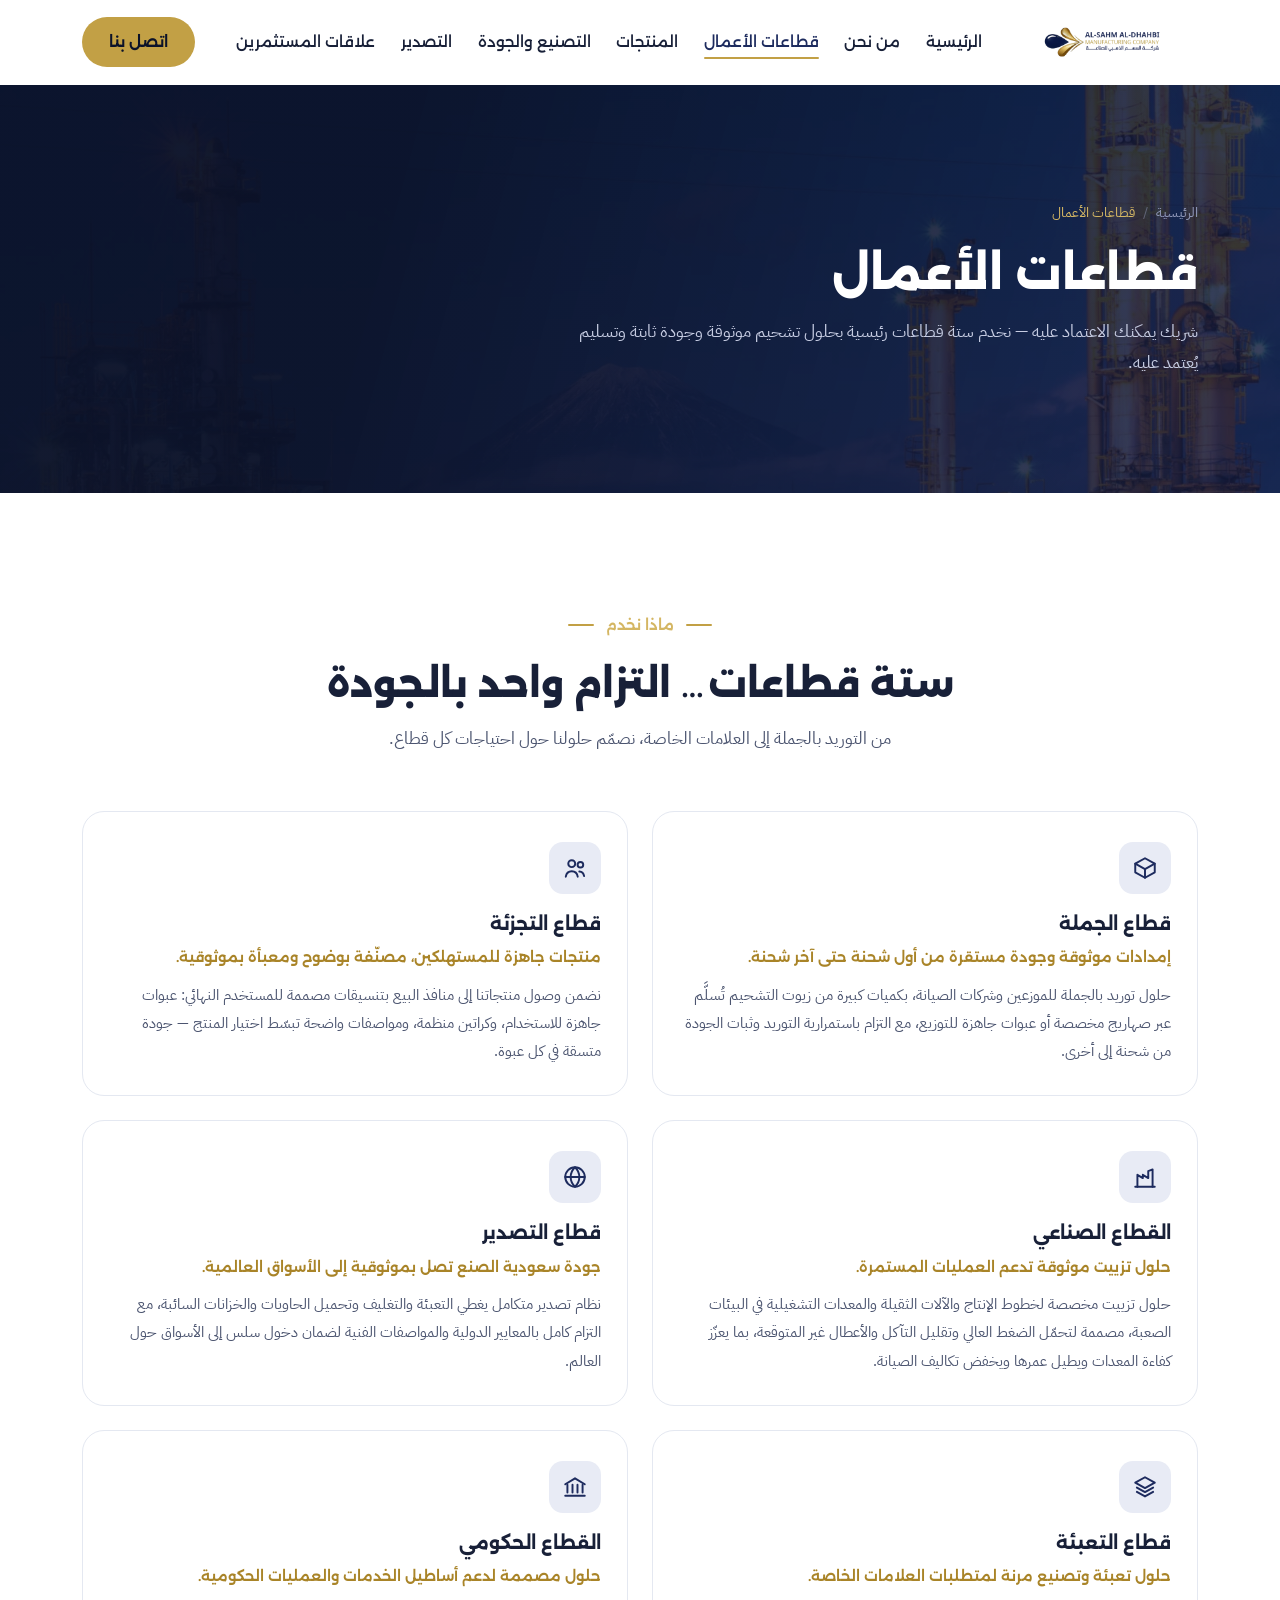
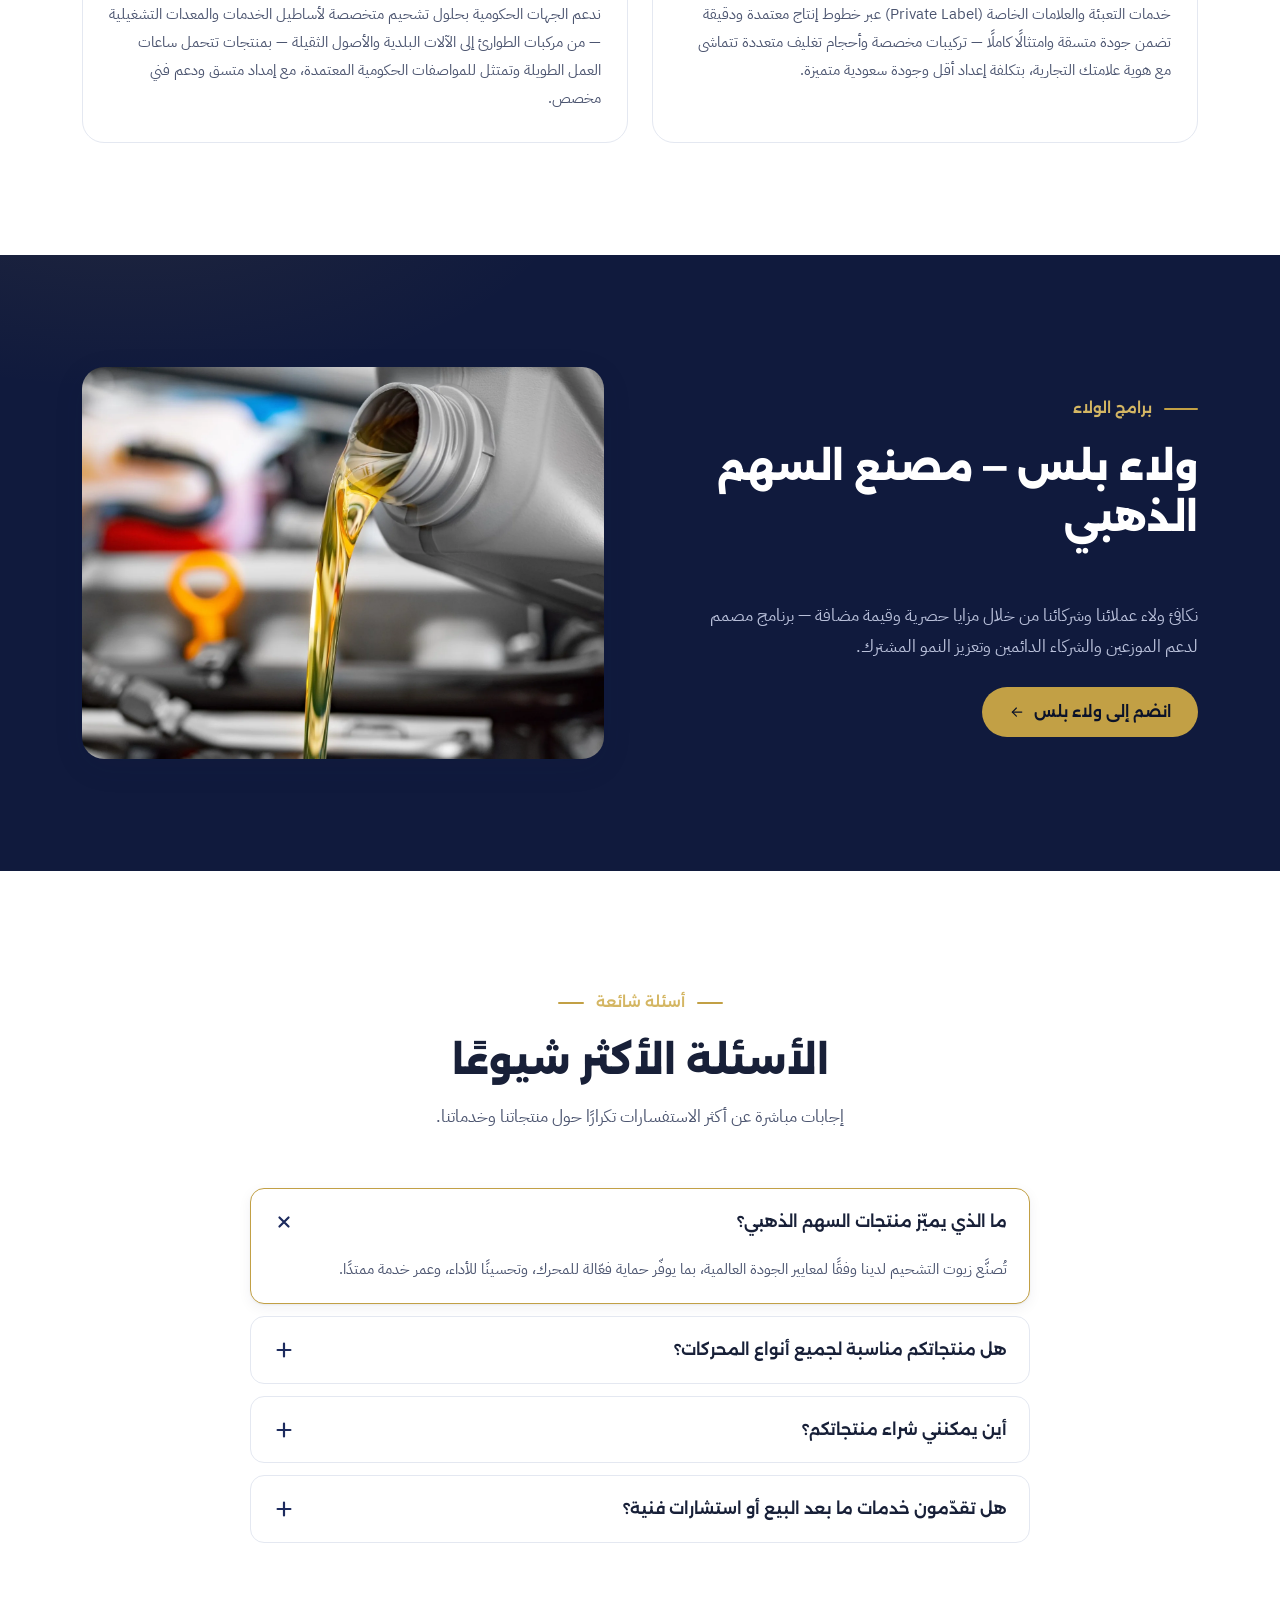
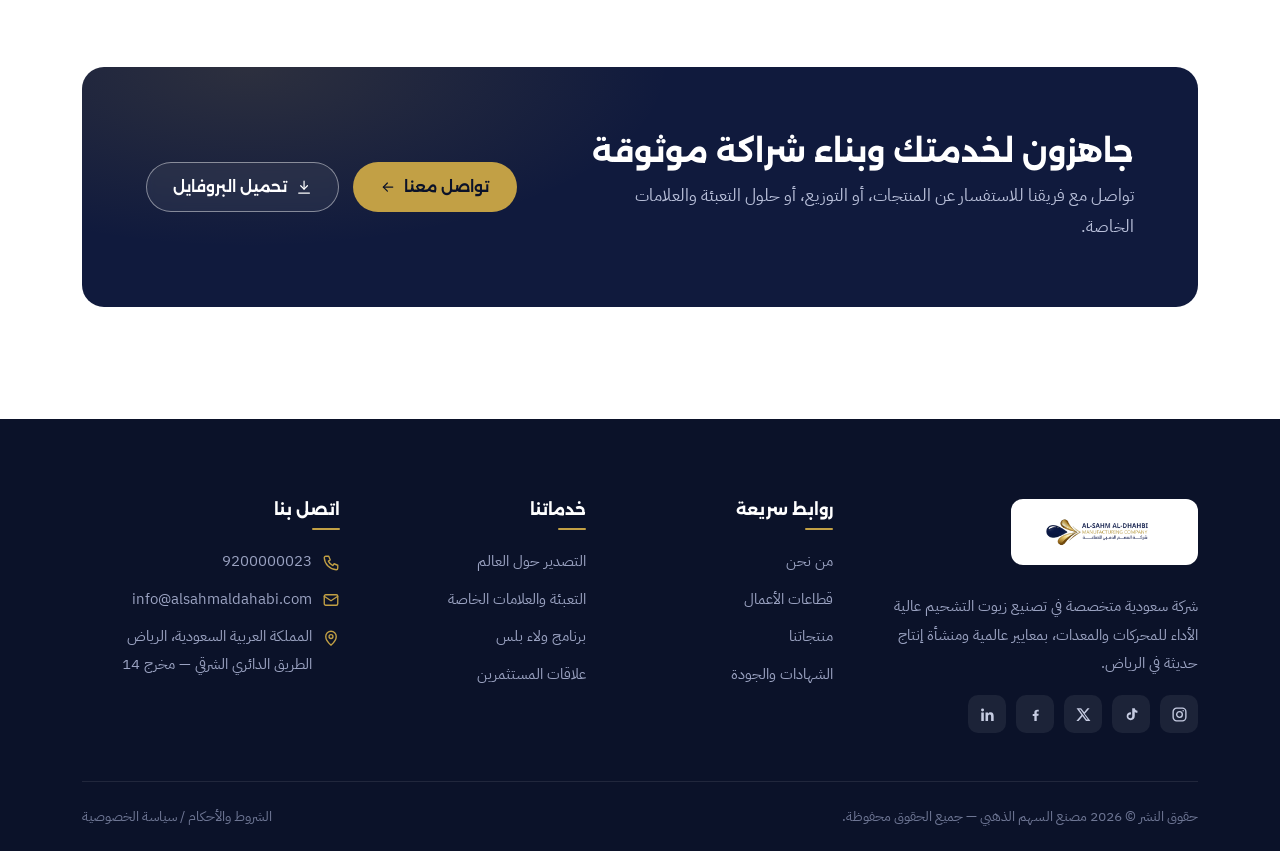
<file: sectors.html>
<!DOCTYPE html>
<html lang="ar" dir="rtl">
<head>
<meta charset="UTF-8">
<meta name="viewport" content="width=device-width, initial-scale=1">
<title>قطاعات الأعمال | مصنع السهم الذهبي</title>
<meta name="description" content="نخدم قطاعات الجملة والتجزئة والصناعة والتصدير والتعبئة والقطاع الحكومي بحلول تشحيم موثوقة.">
<link rel="icon" href="data:image/svg+xml,%3Csvg xmlns='http://www.w3.org/2000/svg' viewBox='0 0 32 32'%3E%3Cpath d='M16 2s10 11 10 18a10 10 0 01-20 0C6 13 16 2 16 2z' fill='%231D2B5E'/%3E%3Cpath d='M10 20l6-4 6 4-6 4z' fill='%23C2A045'/%3E%3C/svg%3E">
<link rel="preconnect" href="https://fonts.googleapis.com">
<link rel="preconnect" href="https://fonts.gstatic.com" crossorigin>
<link href="https://fonts.googleapis.com/css2?family=Alexandria:wght@500;600;700;800&family=IBM+Plex+Sans+Arabic:wght@400;500;600;700&display=swap" rel="stylesheet">
<link rel="stylesheet" href="assets/css/style.css">
</head>
<body>

<header class="site-header">
  <div class="container nav-wrap">
    <a class="brand" href="index.html" aria-label="مصنع السهم الذهبي — الرئيسية">
      <img src="assets/img/logo.png" alt="شعار شركة السهم الذهبي للصناعة">
    </a>
    <nav class="main-nav" id="main-nav" aria-label="التنقل الرئيسي">
      <ul>
          <li><a href="index.html">الرئيسية</a></li>
          <li><a href="about.html">من نحن</a></li>
          <li><a href="sectors.html" aria-current="page">قطاعات الأعمال</a></li>
          <li><a href="products.html">المنتجات</a></li>
          <li><a href="quality.html">التصنيع والجودة</a></li>
          <li><a href="export.html">التصدير</a></li>
          <li><a href="investors.html">علاقات المستثمرين</a></li>
        <li class="nav-contact-m"><a href="contact.html">اتصل بنا</a></li>
      </ul>
    </nav>
    <a class="btn btn-gold nav-cta" href="contact.html">اتصل بنا</a>
    <button class="nav-toggle" aria-expanded="false" aria-controls="main-nav" aria-label="فتح القائمة">
      <svg viewBox="0 0 24 24" fill="none" stroke="currentColor" stroke-width="2" stroke-linecap="round"><path d="M4 7h16M4 12h16M4 17h16"/></svg>
    </button>
  </div>
</header>

<main>

<section class="page-hero">
  <div class="container">
    <nav class="crumbs" aria-label="مسار الصفحة"><a href="index.html">الرئيسية</a><span class="sep">/</span><span class="here">قطاعات الأعمال</span></nav>
    <h1>قطاعات الأعمال</h1>
    <p>شريك يمكنك الاعتماد عليه — نخدم ستة قطاعات رئيسية بحلول تشحيم موثوقة وجودة ثابتة وتسليم يُعتمد عليه.</p>
  </div>
</section>

<section class="section">
  <div class="container">
    <div class="section-head center reveal"><span class="eyebrow">ماذا نخدم</span><h2>ستة قطاعات… التزام واحد بالجودة</h2><p class="lede">من التوريد بالجملة إلى العلامات الخاصة، نصمّم حلولنا حول احتياجات كل قطاع.</p></div>
    <div class="grid grid-2">
      <article class="card reveal" id="wholesale">
        <span class="ic"><svg viewBox="0 0 24 24" fill="none" stroke="currentColor" stroke-width="1.8" stroke-linecap="round" stroke-linejoin="round" aria-hidden="true"><path d="M21 8l-9-5-9 5 9 5 9-5z"/><path d="M3 8v8l9 5 9-5V8"/><path d="M12 13v8"/></svg></span>
        <h3>قطاع الجملة</h3>
        <p style="font-family:var(--font-head);font-weight:600;color:var(--gold-600);font-size:.9rem;margin-bottom:10px">إمدادات موثوقة وجودة مستقرة من أول شحنة حتى آخر شحنة.</p>
        <p>حلول توريد بالجملة للموزعين وشركات الصيانة، بكميات كبيرة من زيوت التشحيم تُسلَّم عبر صهاريج مخصصة أو عبوات جاهزة للتوزيع، مع التزام باستمرارية التوريد وثبات الجودة من شحنة إلى أخرى.</p>
      </article>
      <article class="card reveal" id="retail">
        <span class="ic"><svg viewBox="0 0 24 24" fill="none" stroke="currentColor" stroke-width="1.8" stroke-linecap="round" stroke-linejoin="round" aria-hidden="true"><circle cx="9" cy="8" r="3.2"/><path d="M3.5 20c.5-3.2 2.7-5 5.5-5s5 1.8 5.5 5"/><circle cx="17" cy="9" r="2.6"/><path d="M16 15.2c2.4.2 4 1.8 4.4 4.3"/></svg></span>
        <h3>قطاع التجزئة</h3>
        <p style="font-family:var(--font-head);font-weight:600;color:var(--gold-600);font-size:.9rem;margin-bottom:10px">منتجات جاهزة للمستهلكين، مصنّفة بوضوح ومعبأة بموثوقية.</p>
        <p>نضمن وصول منتجاتنا إلى منافذ البيع بتنسيقات مصممة للمستخدم النهائي: عبوات جاهزة للاستخدام، وكراتين منظمة، ومواصفات واضحة تبسّط اختيار المنتج — جودة متسقة في كل عبوة.</p>
      </article>
      <article class="card reveal" id="industrial">
        <span class="ic"><svg viewBox="0 0 24 24" fill="none" stroke="currentColor" stroke-width="1.8" stroke-linecap="round" stroke-linejoin="round" aria-hidden="true"><path d="M3 21h18"/><path d="M5 21V10l5 3v-3l5 3V6.5L19 5v16"/></svg></span>
        <h3>القطاع الصناعي</h3>
        <p style="font-family:var(--font-head);font-weight:600;color:var(--gold-600);font-size:.9rem;margin-bottom:10px">حلول تزييت موثوقة تدعم العمليات المستمرة.</p>
        <p>حلول تزييت مخصصة لخطوط الإنتاج والآلات الثقيلة والمعدات التشغيلية في البيئات الصعبة، مصممة لتحمّل الضغط العالي وتقليل التآكل والأعطال غير المتوقعة، بما يعزّز كفاءة المعدات ويطيل عمرها ويخفض تكاليف الصيانة.</p>
      </article>
      <article class="card reveal" id="export">
        <span class="ic"><svg viewBox="0 0 24 24" fill="none" stroke="currentColor" stroke-width="1.8" stroke-linecap="round" stroke-linejoin="round" aria-hidden="true"><circle cx="12" cy="12" r="9"/><path d="M3 12h18"/><path d="M12 3c2.7 2.6 4 5.6 4 9s-1.3 6.4-4 9c-2.7-2.6-4-5.6-4-9s1.3-6.4 4-9z"/></svg></span>
        <h3>قطاع التصدير</h3>
        <p style="font-family:var(--font-head);font-weight:600;color:var(--gold-600);font-size:.9rem;margin-bottom:10px">جودة سعودية الصنع تصل بموثوقية إلى الأسواق العالمية.</p>
        <p>نظام تصدير متكامل يغطي التعبئة والتغليف وتحميل الحاويات والخزانات السائبة، مع التزام كامل بالمعايير الدولية والمواصفات الفنية لضمان دخول سلس إلى الأسواق حول العالم.</p>
      </article>
      <article class="card reveal" id="filling">
        <span class="ic"><svg viewBox="0 0 24 24" fill="none" stroke="currentColor" stroke-width="1.8" stroke-linecap="round" stroke-linejoin="round" aria-hidden="true"><path d="M12 3l9 5-9 5-9-5 9-5z"/><path d="M4.5 12.5L12 16.7l7.5-4.2"/><path d="M4.5 16.5L12 20.7l7.5-4.2"/></svg></span>
        <h3>قطاع التعبئة</h3>
        <p style="font-family:var(--font-head);font-weight:600;color:var(--gold-600);font-size:.9rem;margin-bottom:10px">حلول تعبئة وتصنيع مرنة لمتطلبات العلامات الخاصة.</p>
        <p>خدمات التعبئة والعلامات الخاصة (Private Label) عبر خطوط إنتاج معتمدة ودقيقة تضمن جودة متسقة وامتثالًا كاملًا — تركيبات مخصصة وأحجام تغليف متعددة تتماشى مع هوية علامتك التجارية، بتكلفة إعداد أقل وجودة سعودية متميزة.</p>
      </article>
      <article class="card reveal" id="government">
        <span class="ic"><svg viewBox="0 0 24 24" fill="none" stroke="currentColor" stroke-width="1.8" stroke-linecap="round" stroke-linejoin="round" aria-hidden="true"><path d="M3 9.5L12 4l9 5.5"/><path d="M5 10v7M9.7 10v7M14.3 10v7M19 10v7"/><path d="M3 20h18"/></svg></span>
        <h3>القطاع الحكومي</h3>
        <p style="font-family:var(--font-head);font-weight:600;color:var(--gold-600);font-size:.9rem;margin-bottom:10px">حلول مصممة لدعم أساطيل الخدمات والعمليات الحكومية.</p>
        <p>ندعم الجهات الحكومية بحلول تشحيم متخصصة لأساطيل الخدمات والمعدات التشغيلية — من مركبات الطوارئ إلى الآلات البلدية والأصول الثقيلة — بمنتجات تتحمل ساعات العمل الطويلة وتمتثل للمواصفات الحكومية المعتمدة، مع إمداد متسق ودعم فني مخصص.</p>
      </article>
    </div>
  </div>
</section>

<section class="section section-navy" id="loyalty">
  <div class="container split">
    <div>
      <div class="section-head reveal"><span class="eyebrow">برامج الولاء</span><h2>ولاء بلس — مصنع السهم الذهبي</h2></div>
      <p class="reveal">نكافئ ولاء عملائنا وشركائنا من خلال مزايا حصرية وقيمة مضافة — برنامج مصمم لدعم الموزعين والشركاء الدائمين وتعزيز النمو المشترك.</p>
      <div class="reveal" style="margin-top:24px">
        <a class="btn btn-gold" href="contact.html">انضم إلى ولاء بلس <svg viewBox="0 0 24 24" fill="none" stroke="currentColor" stroke-width="1.8" stroke-linecap="round" stroke-linejoin="round" aria-hidden="true"><path d="M19 12H5"/><path d="M11 18l-6-6 6-6"/></svg></a>
      </div>
    </div>
    <div class="split-media reveal">
      <img src="assets/img/oil-service.jpg" alt="خدمة تغيير زيوت المحركات">
    </div>
  </div>
</section>


<section class="section">
  <div class="container">
    <div class="section-head center reveal"><span class="eyebrow">أسئلة شائعة</span><h2>الأسئلة الأكثر شيوعًا</h2><p class="lede">إجابات مباشرة عن أكثر الاستفسارات تكرارًا حول منتجاتنا وخدماتنا.</p></div>
    <div class="faq reveal">
      <details open>
        <summary>ما الذي يميّز منتجات السهم الذهبي؟</summary>
        <div class="faq-body">تُصنَّع زيوت التشحيم لدينا وفقًا لمعايير الجودة العالمية، بما يوفّر حماية فعّالة للمحرك، وتحسينًا للأداء، وعمر خدمة ممتدًا.</div>
      </details>
      <details>
        <summary>هل منتجاتكم مناسبة لجميع أنواع المحركات؟</summary>
        <div class="faq-body">نعم، صُمّمت منتجاتنا لتناسب مختلف أنواع المحركات، بما في ذلك سيارات الركاب والشاحنات الثقيلة والمعدات الصناعية.</div>
      </details>
      <details>
        <summary>أين يمكنني شراء منتجاتكم؟</summary>
        <div class="faq-body">منتجاتنا متوفرة عبر موزعين معتمدين داخل المملكة العربية السعودية وفي الأسواق الدولية.</div>
      </details>
      <details>
        <summary>هل تقدّمون خدمات ما بعد البيع أو استشارات فنية؟</summary>
        <div class="faq-body">نقدّم دعمًا فنيًا احترافيًا وخدمات ما بعد البيع لمساعدة العملاء على اختيار المنتجات المناسبة وتحقيق الأداء الأمثل.</div>
      </details>
    </div>
  </div>
</section>

<section class="section" style="padding-top:0">
  <div class="container">
    <div class="cta-band reveal">
      <div>
        <h2>جاهزون لخدمتك وبناء شراكة موثوقة</h2>
        <p>تواصل مع فريقنا للاستفسار عن المنتجات، أو التوزيع، أو حلول التعبئة والعلامات الخاصة.</p>
      </div>
      <div class="actions">
        <a class="btn btn-gold" href="contact.html">تواصل معنا <svg viewBox="0 0 24 24" fill="none" stroke="currentColor" stroke-width="1.8" stroke-linecap="round" stroke-linejoin="round" aria-hidden="true"><path d="M19 12H5"/><path d="M11 18l-6-6 6-6"/></svg></a>
        <a class="btn btn-ghost" href="assets/docs/company-profile.pdf" target="_blank" rel="noopener"><svg viewBox="0 0 24 24" fill="none" stroke="currentColor" stroke-width="1.8" stroke-linecap="round" stroke-linejoin="round" aria-hidden="true"><path d="M12 3v12"/><path d="M7 10l5 5 5-5"/><path d="M4 21h16"/></svg> تحميل البروفايل</a>
      </div>
    </div>
  </div>
</section>

</main>

<footer class="site-footer">
  <div class="container">
    <div class="footer-grid">
      <div class="footer-brand">
        <span class="logo-chip"><img src="assets/img/logo.png" alt="شعار شركة السهم الذهبي للصناعة"></span>
        <p>شركة سعودية متخصصة في تصنيع زيوت التشحيم عالية الأداء للمحركات والمعدات، بمعايير عالمية ومنشأة إنتاج حديثة في الرياض.</p>
        <div class="socials">
          <a href="https://www.instagram.com/alsahm.aldhahabi.factory/" target="_blank" rel="noopener" aria-label="Instagram"><svg viewBox="0 0 24 24" fill="none" stroke="currentColor" stroke-width="1.9" aria-hidden="true"><rect x="3" y="3" width="18" height="18" rx="5"/><circle cx="12" cy="12" r="4"/><circle cx="17.2" cy="6.8" r="1.1" fill="currentColor" stroke="none"/></svg></a>
          <a href="https://www.tiktok.com/@alsahm.aldhahabi.factory" target="_blank" rel="noopener" aria-label="TikTok"><svg viewBox="0 0 24 24" fill="currentColor" aria-hidden="true"><path d="M16.6 3c.4 2 1.7 3.4 3.8 3.6v3c-1.5 0-2.8-.4-3.8-1.2v5.7c0 3.4-2.4 5.9-5.7 5.9A5.6 5.6 0 015.2 14.4c0-3.3 2.6-5.7 6-5.5V12c-.3-.1-.7-.2-1-.1-1.5 0-2.6 1.2-2.6 2.7s1.2 2.8 2.7 2.8c1.6 0 2.7-1.2 2.7-3V3h3.6z"/></svg></a>
          <a href="https://x.com/alsahm_dhahabi" target="_blank" rel="noopener" aria-label="X"><svg viewBox="0 0 24 24" fill="currentColor" aria-hidden="true"><path d="M17.5 3h3.1l-6.8 7.8L21.8 21h-6.3l-4.9-6.4L5 21H1.9l7.3-8.4L2.2 3h6.4L13 8.9 17.5 3zm-1.1 16.1h1.7L7.7 4.8H5.9l10.5 14.3z"/></svg></a>
          <a href="https://www.facebook.com/profile.php?id=61587297566640" target="_blank" rel="noopener" aria-label="Facebook"><svg viewBox="0 0 24 24" fill="currentColor" aria-hidden="true"><path d="M13.7 21v-7.1h2.4l.4-2.8h-2.8V9.3c0-.8.3-1.4 1.5-1.4h1.4V5.4c-.6-.1-1.4-.2-2.3-.2-2.3 0-3.9 1.4-3.9 4v2H8.1v2.8h2.3V21h3.3z"/></svg></a>
          <a href="https://linkedin.com/company/alsahm-aldhahabi-factory/" target="_blank" rel="noopener" aria-label="LinkedIn"><svg viewBox="0 0 24 24" fill="currentColor" aria-hidden="true"><path d="M5 3.6a2.1 2.1 0 11 0 4.2 2.1 2.1 0 010-4.2zM3.2 9.2h3.6V21H3.2zM9.2 9.2h3.5v1.6h.1c.5-.9 1.7-1.9 3.5-1.9 3.7 0 4.4 2.4 4.4 5.6V21h-3.6v-5.8c0-1.4 0-3.2-2-3.2s-2.3 1.5-2.3 3.1V21H9.2V9.2z"/></svg></a>
        </div>
      </div>
      <div>
        <h4>روابط سريعة</h4>
        <ul>
          <li><a href="about.html">من نحن</a></li>
          <li><a href="sectors.html">قطاعات الأعمال</a></li>
          <li><a href="products.html">منتجاتنا</a></li>
          <li><a href="quality.html">الشهادات والجودة</a></li>
        </ul>
      </div>
      <div>
        <h4>خدماتنا</h4>
        <ul>
          <li><a href="export.html">التصدير حول العالم</a></li>
          <li><a href="sectors.html#filling">التعبئة والعلامات الخاصة</a></li>
          <li><a href="sectors.html#loyalty">برنامج ولاء بلس</a></li>
          <li><a href="investors.html">علاقات المستثمرين</a></li>
        </ul>
      </div>
      <div>
        <h4>اتصل بنا</h4>
        <ul class="footer-contact">
          <li><svg viewBox="0 0 24 24" fill="none" stroke="currentColor" stroke-width="1.8" stroke-linecap="round" stroke-linejoin="round" aria-hidden="true"><path d="M5 3h4l2 5-2.5 1.5a12 12 0 006 6L16 13l5 2v4a2 2 0 01-2 2A17 17 0 013 5a2 2 0 012-2z"/></svg><a href="tel:9200000023" dir="ltr">9200000023</a></li>
          <li><svg viewBox="0 0 24 24" fill="none" stroke="currentColor" stroke-width="1.8" stroke-linecap="round" stroke-linejoin="round" aria-hidden="true"><rect x="3" y="5" width="18" height="14" rx="2"/><path d="M3 7l9 6 9-6"/></svg><a href="mailto:info@alsahmaldahabi.com" dir="ltr">info@alsahmaldahabi.com</a></li>
          <li><svg viewBox="0 0 24 24" fill="none" stroke="currentColor" stroke-width="1.8" stroke-linecap="round" stroke-linejoin="round" aria-hidden="true"><path d="M12 21.5S5 15.6 5 10a7 7 0 0114 0c0 5.6-7 11.5-7 11.5z"/><circle cx="12" cy="10" r="2.6"/></svg><span>المملكة العربية السعودية، الرياض<br>الطريق الدائري الشرقي — مخرج 14</span></li>
        </ul>
      </div>
    </div>
    <div class="footer-bottom">
      <span>حقوق النشر © 2026 مصنع السهم الذهبي — جميع الحقوق محفوظة.</span>
      <span><a href="contact.html">الشروط والأحكام</a> / <a href="contact.html">سياسة الخصوصية</a></span>
    </div>
  </div>
</footer>

<script src="assets/js/main.js" defer></script>
<script src="assets/js/worldmap.js" defer></script>
</body>
</html>
</file>
<file: assets/css/style.css>
/* ============================================================
   مصنع السهم الذهبي — نظام التصميم
   Palette extracted from brand logo: deep navy + refined gold
   ============================================================ */

:root {
  /* Brand color palette */
  --navy-950: #0B1229;
  --navy-900: #101A3D;
  --navy-800: #16214E;
  --navy-700: #1D2B5E;   /* primary brand navy (logo) */
  --navy-600: #2A3B7E;
  --navy-100: #E8EBF5;

  --gold-600: #A98428;
  --gold-500: #C2A045;   /* primary brand gold (logo) */
  --gold-400: #D4B663;
  --gold-100: #F6F0DF;

  --ink: #182038;
  --body: #4C5570;
  --muted: #7A829B;
  --line: #E4E8F1;
  --bg: #FFFFFF;
  --bg-alt: #F5F7FB;

  /* Typography */
  --font-head: "Alexandria", "IBM Plex Sans Arabic", system-ui, sans-serif;
  --font-body: "IBM Plex Sans Arabic", "Alexandria", system-ui, sans-serif;

  /* Rhythm */
  --container: 1180px;
  --radius: 14px;
  --radius-lg: 22px;
  --section: clamp(64px, 9vw, 112px);
  --shadow-sm: 0 1px 2px rgba(16, 26, 61, .05), 0 4px 14px rgba(16, 26, 61, .06);
  --shadow-md: 0 8px 30px rgba(16, 26, 61, .10);
  --ease: cubic-bezier(.22, .7, .3, 1);
}

/* ---------- Reset & base ---------- */
*, *::before, *::after { box-sizing: border-box; }
html { scroll-behavior: smooth; scroll-padding-top: 110px; scrollbar-color: var(--navy-600) var(--bg-alt); }
::selection { background: var(--gold-500); color: var(--navy-950); }
:focus-visible { outline: 2px solid var(--gold-500); outline-offset: 2px; border-radius: 4px; }
body {
  margin: 0;
  font-family: var(--font-body);
  font-size: 1.0625rem;
  line-height: 1.85;
  color: var(--body);
  background: var(--bg);
  -webkit-font-smoothing: antialiased;
  text-rendering: optimizeLegibility;
}
img { max-width: 100%; display: block; }
a { color: inherit; text-decoration: none; }
h1, h2, h3, h4, h5 {
  font-family: var(--font-head);
  color: var(--ink);
  line-height: 1.35;
  margin: 0 0 .5em;
  font-weight: 700;
}
p { margin: 0 0 1em; }
ul { padding: 0; margin: 0; list-style: none; }

.container {
  max-width: var(--container);
  margin-inline: auto;
  padding-inline: clamp(20px, 4vw, 32px);
}

/* ---------- Buttons ---------- */
.btn {
  display: inline-flex;
  align-items: center;
  gap: .55em;
  font-family: var(--font-head);
  font-weight: 600;
  font-size: .96rem;
  padding: .82em 1.7em;
  border-radius: 999px;
  border: 1.5px solid transparent;
  cursor: pointer;
  transition: all .25s var(--ease);
  line-height: 1.5;
}
.btn svg { width: 1.05em; height: 1.05em; flex: none; }
.btn-gold {
  background: var(--gold-500);
  color: var(--navy-950);
}
.btn-gold:hover { background: var(--gold-400); transform: translateY(-2px); box-shadow: 0 10px 24px rgba(194, 160, 69, .35); }
.btn-navy {
  background: var(--navy-700);
  color: #fff;
}
.btn-navy:hover { background: var(--navy-600); transform: translateY(-2px); box-shadow: 0 10px 24px rgba(29, 43, 94, .3); }
.btn-ghost {
  border-color: rgba(255, 255, 255, .45);
  color: #fff;
  background: rgba(255, 255, 255, .06);
  backdrop-filter: blur(4px);
}
.btn-ghost:hover { border-color: #fff; background: rgba(255, 255, 255, .14); }
.btn-outline {
  border-color: var(--navy-700);
  color: var(--navy-700);
}
.btn-outline:hover { background: var(--navy-700); color: #fff; }

/* ---------- Header ---------- */
.site-header {
  position: sticky;
  top: 0;
  z-index: 100;
  background: rgba(255, 255, 255, .92);
  backdrop-filter: blur(14px);
  border-bottom: 1px solid transparent;
  transition: border-color .3s, box-shadow .3s;
}
.site-header.scrolled { border-color: var(--line); box-shadow: 0 4px 24px rgba(16, 26, 61, .07); }
.nav-wrap {
  display: flex;
  align-items: center;
  justify-content: space-between;
  gap: 24px;
  min-height: 84px;
}
.brand img { height: 52px; width: auto; }
.main-nav ul {
  display: flex;
  align-items: center;
  gap: clamp(14px, 2vw, 30px);
}
.main-nav a {
  font-family: var(--font-head);
  font-size: .95rem;
  font-weight: 500;
  color: var(--ink);
  padding: .4em 0;
  position: relative;
  transition: color .2s;
  white-space: nowrap;
}
.nav-contact-m { display: none; }
.main-nav a::after {
  content: "";
  position: absolute;
  inset-inline-start: 0;
  bottom: -2px;
  width: 100%;
  height: 2px;
  border-radius: 2px;
  background: var(--gold-500);
  transform: scaleX(0);
  transform-origin: center;
  transition: transform .28s var(--ease);
}
.main-nav a:hover, .main-nav a[aria-current="page"] { color: var(--navy-700); }
.main-nav a:hover::after, .main-nav a[aria-current="page"]::after { transform: scaleX(1); }
.nav-cta { flex: none; }
.nav-toggle {
  display: none;
  background: none;
  border: 0;
  padding: 8px;
  cursor: pointer;
  color: var(--navy-700);
}
.nav-toggle svg { width: 28px; height: 28px; display: block; }

/* ---------- Hero (home) ---------- */
.hero {
  position: relative;
  background: var(--navy-950);
  color: #fff;
  overflow: hidden;
}
.hero::before {
  content: "";
  position: absolute;
  inset: 0;
  background: url("../img/hero-refinery.jpg") center 30% / cover no-repeat;
  opacity: .38;
}
.hero::after {
  content: "";
  position: absolute;
  inset: 0;
  background:
    linear-gradient(rgba(255, 255, 255, .03) 1px, transparent 1px),
    linear-gradient(90deg, rgba(255, 255, 255, .03) 1px, transparent 1px),
    linear-gradient(to bottom, rgba(11, 18, 41, .2), var(--navy-950) 96%),
    radial-gradient(900px 500px at 85% 10%, rgba(194, 160, 69, .18), transparent 60%);
  background-size: 46px 46px, 46px 46px, auto, auto;
}
.hero .container { position: relative; z-index: 3; }
.hero-inner {
  padding-block: clamp(90px, 12vw, 150px) clamp(100px, 12vw, 150px);
  max-width: 640px;
}

/* دخول متدرّج لعناصر البطل */
.hero-inner > * {
  opacity: 0;
  transform: translateY(26px);
  animation: heroUp .85s var(--ease) forwards;
}
.hero-inner > *:nth-child(2) { animation-delay: .12s; }
.hero-inner > *:nth-child(3) { animation-delay: .24s; }
.hero-inner > *:nth-child(4) { animation-delay: .36s; }
.hero-inner > *:nth-child(5) { animation-delay: .5s; }
@keyframes heroUp { to { opacity: 1; transform: none; } }

/* توهجات ذهبية عائمة */
.hero-orbs { position: absolute; inset: 0; z-index: 1; pointer-events: none; }
.hero-orbs span {
  position: absolute;
  border-radius: 50%;
  background: radial-gradient(circle at 32% 32%, rgba(227, 200, 120, .5), rgba(194, 160, 69, .04) 72%);
  filter: blur(3px);
  animation: orb 11s ease-in-out infinite alternate;
}
.hero-orbs span:nth-child(1) { width: 130px; height: 130px; inset-inline-start: 8%; top: 22%; opacity: .34; }
.hero-orbs span:nth-child(2) { width: 54px; height: 54px; inset-inline-start: 26%; top: 64%; opacity: .45; animation-delay: 1.6s; }
.hero-orbs span:nth-child(3) { width: 84px; height: 84px; inset-inline-start: 55%; top: 14%; opacity: .3; animation-delay: 3s; }
.hero-orbs span:nth-child(4) { width: 38px; height: 38px; inset-inline-end: 12%; top: 58%; opacity: .5; animation-delay: 4.4s; }
.hero-orbs span:nth-child(5) { width: 200px; height: 200px; inset-inline-end: -60px; bottom: 4%; opacity: .2; animation-delay: 2.2s; }
@keyframes orb { to { transform: translateY(-44px); } }

/* شارات الثقة داخل البطل */
.hero-trust { display: flex; flex-wrap: wrap; gap: 12px; margin-top: 40px; }
.hero-trust span {
  display: inline-flex;
  align-items: center;
  gap: 9px;
  padding: .55em 1.15em;
  border-radius: 999px;
  background: rgba(255, 255, 255, .07);
  border: 1px solid rgba(255, 255, 255, .15);
  backdrop-filter: blur(6px);
  font-family: var(--font-head);
  font-size: .86rem;
  font-weight: 500;
  color: #DDE2F1;
}
.hero-trust svg { width: 16px; height: 16px; color: var(--gold-400); flex: none; }

/* انحناء أسفل البطل */
.hero-curve {
  position: absolute;
  inset-inline: 0;
  bottom: -1px;
  z-index: 2;
  line-height: 0;
  pointer-events: none;
}
.hero-curve svg { width: 100%; height: clamp(40px, 7vw, 90px); display: block; }

/* شريط فئات المنتجات المتحرك */
.ticker {
  background: #fff;
  border-bottom: 1px solid var(--line);
  padding-block: 20px;
  overflow: hidden;
}
.ticker-track {
  display: flex;
  width: max-content;
  animation: tick 38s linear infinite;
}
.ticker:hover .ticker-track { animation-play-state: paused; }
.ticker-track span {
  display: inline-flex;
  align-items: center;
  font-family: var(--font-head);
  font-weight: 600;
  font-size: .95rem;
  color: var(--navy-700);
  white-space: nowrap;
}
.ticker-track span::after {
  content: "◆";
  color: var(--gold-500);
  font-size: .55rem;
  margin-inline: 28px;
}
@keyframes tick { to { transform: translateX(50%); } }
.eyebrow {
  display: inline-flex;
  align-items: center;
  gap: 12px;
  font-family: var(--font-head);
  font-size: .92rem;
  font-weight: 600;
  color: var(--gold-400);
  margin-bottom: 20px;
}
.eyebrow::before {
  content: "";
  width: 34px;
  height: 2px;
  border-radius: 2px;
  background: var(--gold-500);
}
.hero h1 {
  color: #fff;
  font-size: clamp(2.1rem, 5.2vw, 3.5rem);
  font-weight: 800;
  line-height: 1.3;
  margin-bottom: 22px;
}
.hero h1 em {
  font-style: normal;
  color: var(--gold-400);
  background: linear-gradient(95deg, #E8D189, var(--gold-400) 45%, var(--gold-600));
  -webkit-background-clip: text;
  background-clip: text;
  -webkit-text-fill-color: transparent;
}
.hero-lede {
  font-size: clamp(1.02rem, 1.5vw, 1.15rem);
  color: #C6CCE2;
  max-width: 56ch;
  margin-bottom: 36px;
}
.hero-actions { display: flex; flex-wrap: wrap; gap: 14px; }

/* ---------- الخريطة التفاعلية ---------- */
.wmap-panel {
  position: relative;
  background:
    radial-gradient(140% 120% at 50% 42%, var(--navy-800) 0%, var(--navy-900) 48%, var(--navy-950) 100%),
    var(--navy-950);
  border-radius: var(--radius-lg);
  padding: clamp(12px, 2vw, 24px);
  box-shadow: var(--shadow-md);
  overflow: hidden;
}
.wmap-panel::before {
  content: "";
  position: absolute;
  inset: 0;
  background: radial-gradient(760px 380px at 55% 30%, rgba(194, 160, 69, .10), transparent 65%);
  pointer-events: none;
}
.wmap { position: relative; }
.wmap-svg {
  width: 100%;
  height: auto;
  display: block;
  -webkit-mask-image: radial-gradient(115% 115% at 50% 50%, #000 62%, transparent 96%);
  mask-image: radial-gradient(115% 115% at 50% 50%, #000 62%, transparent 96%);
}
.country {
  fill: rgba(255, 255, 255, .09);
  stroke: rgba(11, 18, 41, .85);
  stroke-width: .4;
  cursor: pointer;
  transition: fill .25s;
}
.country:hover { fill: rgba(255, 255, 255, .22); }
.country.market { fill: rgba(194, 160, 69, .30); }
.country.market:hover { fill: rgba(212, 182, 99, .8); }
.country.origin { fill: var(--gold-500); }
.country.origin:hover { fill: var(--gold-400); }
.wmap-svg[data-filter="africa"] .country.market.asia,
.wmap-svg[data-filter="asia"] .country.market.africa,
.wmap-svg[data-filter="origin"] .country.market { fill: rgba(255, 255, 255, .09); }
.wmap-arc {
  fill: none;
  stroke: rgba(212, 182, 99, .5);
  stroke-width: 1.1;
  stroke-dasharray: 3 5;
  animation: wdash 1.5s linear infinite;
}
@keyframes wdash { to { stroke-dashoffset: -16; } }
.wmap-dot { fill: var(--gold-400); stroke: #fff; stroke-width: .6; }
.wmap-pulse { fill: none; stroke: var(--gold-400); stroke-width: 1.2; pointer-events: none; }
.wmap-hq { fill: #fff; stroke: var(--gold-500); stroke-width: 2.4; pointer-events: none; }
.wmap-label {
  fill: #fff;
  font-family: var(--font-head);
  font-size: 11px;
  text-anchor: middle;
  paint-order: stroke;
  stroke: rgba(11, 18, 41, .8);
  stroke-width: 3px;
  pointer-events: none;
}
.wmap-tip {
  position: absolute;
  transform: translate(-50%, -115%);
  background: #fff;
  color: var(--ink);
  border-radius: 10px;
  padding: 8px 14px;
  font-size: .86rem;
  line-height: 1.55;
  text-align: center;
  white-space: nowrap;
  box-shadow: var(--shadow-md);
  opacity: 0;
  pointer-events: none;
  transition: opacity .15s;
  z-index: 5;
}
.wmap-tip.on { opacity: 1; }
.wmap-tip b { display: block; font-family: var(--font-head); font-size: .92rem; }
.wmap-tip span { display: block; color: var(--gold-600); font-size: .76rem; }
.wmap-legend {
  display: flex;
  flex-wrap: wrap;
  gap: 10px;
  justify-content: center;
  margin-top: 24px;
}
.wmap-legend button {
  font-family: var(--font-head);
  font-size: .86rem;
  font-weight: 500;
  padding: .5em 1.25em;
  border-radius: 999px;
  border: 1.5px solid rgba(255, 255, 255, .22);
  background: transparent;
  color: #C6CCE2;
  cursor: pointer;
  transition: all .2s;
}
.wmap-legend button:hover { border-color: var(--gold-400); color: var(--gold-400); }
.wmap-legend button.on {
  background: var(--gold-500);
  border-color: var(--gold-500);
  color: var(--navy-950);
}

/* ---------- Sections ---------- */
.section { padding-block: var(--section); }
.section-alt { background: var(--bg-alt); }
.section-navy {
  background:
    radial-gradient(820px 380px at 10% -12%, rgba(194, 160, 69, .09), transparent 55%),
    var(--navy-900);
  color: #B9C0DA;
}
.section-navy h2, .section-navy h3 { color: #fff; }

.section-head { max-width: 640px; margin-bottom: clamp(36px, 5vw, 56px); }
.section-head.center { margin-inline: auto; text-align: center; }
.section-head.center .eyebrow::before { display: none; }
.section-head.center .eyebrow::after,
.section-head.center .eyebrow::before { content: ""; width: 26px; height: 2px; border-radius: 2px; background: var(--gold-500); display: inline-block; }
.section-head h2 {
  font-size: clamp(1.65rem, 3.2vw, 2.35rem);
  font-weight: 800;
  margin-bottom: 14px;
}
.section-head .lede { font-size: 1.06rem; color: var(--body); margin: 0; }
.section-navy .section-head .lede { color: #B9C0DA; }

/* ---------- Cards & grids ---------- */
.grid { display: grid; gap: 24px; }
.grid-2 { grid-template-columns: repeat(2, 1fr); }
.grid-3 { grid-template-columns: repeat(3, 1fr); }
.grid-4 { grid-template-columns: repeat(4, 1fr); }

.card {
  background: #fff;
  border: 1px solid var(--line);
  border-radius: var(--radius-lg);
  padding: 30px 26px;
  transition: transform .3s var(--ease), box-shadow .3s var(--ease), border-color .3s;
}
.card:hover {
  transform: translateY(-5px);
  box-shadow: var(--shadow-md);
  border-color: transparent;
}
.card .ic {
  width: 52px;
  height: 52px;
  border-radius: 14px;
  display: grid;
  place-items: center;
  background: var(--navy-100);
  color: var(--navy-700);
  margin-bottom: 18px;
  transition: background .3s, color .3s;
}
.card .ic svg { width: 26px; height: 26px; }
.card:hover .ic { background: var(--gold-500); color: var(--navy-950); }
.card h3 { font-size: 1.13rem; margin-bottom: 8px; }
.card p { font-size: .95rem; margin: 0; }
.card-link {
  display: inline-flex;
  align-items: center;
  gap: 6px;
  margin-top: 16px;
  font-family: var(--font-head);
  font-weight: 600;
  font-size: .9rem;
  color: var(--gold-600);
}
.card-link svg { width: 15px; height: 15px; transition: transform .25s; }
.card:hover .card-link svg { transform: translateX(-4px); }

/* ---------- Split (image + text) ---------- */
.split {
  display: grid;
  grid-template-columns: 1fr 1fr;
  gap: clamp(36px, 6vw, 72px);
  align-items: center;
}
.split-media { position: relative; }
.split-media img {
  border-radius: var(--radius-lg);
  width: 100%;
  height: 100%;
  min-height: 340px;
  object-fit: cover;
  box-shadow: var(--shadow-md);
}
.split-media::before {
  content: "";
  position: absolute;
  inset-inline-start: -18px;
  top: 18px;
  width: 100%;
  height: 100%;
  border: 2px solid var(--gold-500);
  border-radius: var(--radius-lg);
  opacity: .45;
  z-index: -1;
}
.split-badge {
  position: absolute;
  bottom: 22px;
  inset-inline-end: 22px;
  background: var(--navy-900);
  color: #fff;
  border-radius: var(--radius);
  padding: 16px 22px;
  box-shadow: var(--shadow-md);
  text-align: center;
}
.split-badge strong {
  display: block;
  font-family: var(--font-head);
  font-size: 1.5rem;
  font-weight: 800;
  color: var(--gold-400);
  line-height: 1.3;
}
.split-badge span { font-size: .82rem; color: #B9C0DA; }

.checklist li {
  position: relative;
  padding-inline-start: 34px;
  margin-bottom: 12px;
  color: var(--body);
}
.checklist li::before {
  content: "";
  position: absolute;
  inset-inline-start: 0;
  top: .38em;
  width: 20px;
  height: 20px;
  border-radius: 50%;
  background: var(--gold-100) url("data:image/svg+xml,%3Csvg xmlns='http://www.w3.org/2000/svg' viewBox='0 0 24 24' fill='none' stroke='%23A98428' stroke-width='3.2' stroke-linecap='round' stroke-linejoin='round'%3E%3Cpath d='M5 13l4 4L19 7'/%3E%3C/svg%3E") center / 11px no-repeat;
}
.section-navy .checklist li { color: #C6CCE2; }

/* ---------- Stats ---------- */
.stats {
  display: grid;
  grid-template-columns: repeat(4, 1fr);
  gap: 24px;
  text-align: center;
}
.stat {
  padding: 30px 16px;
  border-radius: var(--radius-lg);
  background: rgba(255, 255, 255, .04);
  border: 1px solid rgba(255, 255, 255, .09);
}
.stat b {
  display: block;
  font-family: var(--font-head);
  font-size: clamp(2rem, 4vw, 2.7rem);
  font-weight: 800;
  color: var(--gold-400);
  line-height: 1.2;
}
.stat span { font-size: .95rem; color: #B9C0DA; }

/* ---------- Product cards ---------- */
.pcat-nav {
  display: flex;
  flex-wrap: wrap;
  gap: 10px;
  margin-bottom: clamp(32px, 5vw, 48px);
}
.pcat-nav a {
  font-family: var(--font-head);
  font-size: .88rem;
  font-weight: 500;
  padding: .5em 1.2em;
  border-radius: 999px;
  border: 1.5px solid var(--line);
  color: var(--body);
  background: #fff;
  transition: all .2s;
}
.pcat-nav a:hover {
  border-color: var(--navy-700);
  color: var(--navy-700);
}
.pcat-block { margin-bottom: clamp(48px, 6vw, 72px); }
.pcat-block:last-child { margin-bottom: 0; }
.pcat-head {
  display: flex;
  align-items: center;
  gap: 16px;
  margin-bottom: 24px;
}
.pcat-head .ic {
  width: 46px;
  height: 46px;
  flex: none;
  border-radius: 12px;
  display: grid;
  place-items: center;
  background: var(--navy-700);
  color: var(--gold-400);
}
.pcat-head .ic svg { width: 24px; height: 24px; }
.pcat-head h2 { font-size: 1.35rem; margin: 0; }
.pcat-head p { margin: 0; font-size: .9rem; color: var(--muted); }

.pgrid {
  display: grid;
  grid-template-columns: repeat(auto-fill, minmax(230px, 1fr));
  gap: 18px;
}
.pcard {
  position: relative;
  background: #fff;
  border: 1px solid var(--line);
  border-radius: var(--radius);
  padding: 22px;
  overflow: hidden;
  transition: transform .28s var(--ease), box-shadow .28s var(--ease);
}
.pcard::before {
  content: "";
  position: absolute;
  inset-inline-start: 0;
  top: 0;
  bottom: 0;
  width: 4px;
  background: linear-gradient(var(--gold-500), var(--gold-600));
  opacity: 0;
  transition: opacity .28s;
}
.pcard:hover { transform: translateY(-4px); box-shadow: var(--shadow-md); }
.pcard:hover::before { opacity: 1; }
.pcard .grade {
  display: inline-block;
  font-family: var(--font-head);
  font-weight: 800;
  font-size: 1.3rem;
  color: var(--navy-700);
  background: var(--navy-100);
  border-radius: 10px;
  padding: .18em .6em;
  margin-bottom: 14px;
  direction: ltr;
}
.pcard h3 {
  font-size: .98rem;
  font-weight: 600;
  margin-bottom: 4px;
  direction: ltr;
  text-align: end;
}
.pcard .tag { font-size: .8rem; color: var(--muted); }

/* ---------- Process steps ---------- */
.steps {
  counter-reset: step;
  display: grid;
  grid-template-columns: repeat(3, 1fr);
  gap: 22px;
}
.step {
  counter-increment: step;
  position: relative;
  background: #fff;
  border: 1px solid var(--line);
  border-radius: var(--radius-lg);
  padding: 28px 24px 24px;
}
.step::before {
  content: counter(step, arabic-indic);
  position: absolute;
  top: -18px;
  inset-inline-start: 22px;
  width: 40px;
  height: 40px;
  border-radius: 50%;
  display: grid;
  place-items: center;
  font-family: var(--font-head);
  font-weight: 700;
  font-size: 1.05rem;
  background: var(--navy-700);
  color: var(--gold-400);
  border: 3px solid #fff;
  box-shadow: var(--shadow-sm);
}
.step h3 { font-size: 1.02rem; margin: 8px 0 6px; }
.step p { font-size: .9rem; margin: 0; }

/* ---------- Certificates ---------- */
.cert-grid {
  display: grid;
  grid-template-columns: repeat(3, 1fr);
  gap: 24px;
}
.cert-card {
  background: #fff;
  border: 1px solid var(--line);
  border-radius: var(--radius-lg);
  overflow: hidden;
  transition: transform .3s var(--ease), box-shadow .3s var(--ease);
}
.cert-card:hover { transform: translateY(-5px); box-shadow: var(--shadow-md); }
.cert-card figure {
  margin: 0;
  background: var(--bg-alt);
  padding: 22px;
}
.cert-card img { width: 100%; border-radius: 6px; }
.cert-card figcaption { padding: 18px 22px 22px; }
.cert-card h3 { font-size: 1.05rem; margin-bottom: 4px; }
.cert-card p { font-size: .88rem; margin: 0; color: var(--muted); }

/* ---------- FAQ ---------- */
.faq { max-width: 780px; margin-inline: auto; }
.faq details {
  background: #fff;
  border: 1px solid var(--line);
  border-radius: var(--radius);
  margin-bottom: 12px;
  overflow: hidden;
  transition: box-shadow .25s;
}
.faq details[open] { box-shadow: var(--shadow-sm); border-color: var(--gold-500); }
.faq summary {
  cursor: pointer;
  list-style: none;
  display: flex;
  justify-content: space-between;
  align-items: center;
  gap: 16px;
  padding: 18px 22px;
  font-family: var(--font-head);
  font-weight: 600;
  font-size: 1rem;
  color: var(--ink);
}
.faq summary::-webkit-details-marker { display: none; }
.faq summary::after {
  content: "";
  flex: none;
  width: 22px;
  height: 22px;
  background: url("data:image/svg+xml,%3Csvg xmlns='http://www.w3.org/2000/svg' viewBox='0 0 24 24' fill='none' stroke='%231D2B5E' stroke-width='2.4' stroke-linecap='round'%3E%3Cpath d='M12 5v14M5 12h14'/%3E%3C/svg%3E") center / contain no-repeat;
  transition: transform .3s var(--ease);
}
.faq details[open] summary::after { transform: rotate(45deg); }
.faq .faq-body { padding: 0 22px 20px; font-size: .95rem; }

/* ---------- CTA band ---------- */
.cta-band {
  background:
    radial-gradient(700px 300px at 15% 0%, rgba(194, 160, 69, .16), transparent 60%),
    var(--navy-900);
  border-radius: var(--radius-lg);
  padding: clamp(40px, 6vw, 64px);
  display: flex;
  align-items: center;
  justify-content: space-between;
  gap: 32px;
  flex-wrap: wrap;
}
.cta-band h2 { color: #fff; font-size: clamp(1.4rem, 2.6vw, 1.9rem); margin-bottom: 8px; }
.cta-band p { color: #B9C0DA; margin: 0; max-width: 52ch; }
.cta-band .actions { display: flex; gap: 14px; flex-wrap: wrap; }

/* ---------- Page hero (inner pages) ---------- */
.page-hero {
  background:
    linear-gradient(105deg, rgba(11, 18, 41, .97) 30%, rgba(16, 26, 61, .82)),
    var(--navy-950) url("../img/factory-night.jpg") center 40% / cover no-repeat;
  color: #fff;
  padding-block: clamp(72px, 9vw, 120px);
}
.page-hero h1 { color: #fff; font-size: clamp(1.9rem, 4vw, 2.8rem); font-weight: 800; margin-bottom: 12px; }
.page-hero p { color: #C6CCE2; max-width: 62ch; font-size: 1.05rem; margin: 0; }
.crumbs {
  display: flex;
  gap: 8px;
  align-items: center;
  font-size: .85rem;
  color: #8F97B8;
  margin-bottom: 18px;
}
.crumbs a:hover { color: var(--gold-400); }
.crumbs .sep { opacity: .5; }
.crumbs .here { color: var(--gold-400); }

/* ---------- Contact ---------- */
.contact-grid {
  display: grid;
  grid-template-columns: 1fr 1.35fr;
  gap: clamp(32px, 5vw, 56px);
  align-items: start;
}
.contact-card {
  display: flex;
  gap: 16px;
  align-items: flex-start;
  padding: 22px;
  background: #fff;
  border: 1px solid var(--line);
  border-radius: var(--radius);
  margin-bottom: 14px;
}
.contact-card .ic {
  flex: none;
  width: 46px;
  height: 46px;
  border-radius: 12px;
  display: grid;
  place-items: center;
  background: var(--navy-100);
  color: var(--navy-700);
}
.contact-card .ic svg { width: 22px; height: 22px; }
.contact-card h3 { font-size: 1rem; margin-bottom: 2px; }
.contact-card p, .contact-card a { font-size: .95rem; color: var(--body); margin: 0; direction: ltr; text-align: end; }
.contact-card a:hover { color: var(--gold-600); }
.contact-card p[dir="rtl"], .contact-card .addr { direction: rtl; text-align: start; }

.form-card {
  background: #fff;
  border: 1px solid var(--line);
  border-radius: var(--radius-lg);
  padding: clamp(26px, 4vw, 40px);
  box-shadow: var(--shadow-sm);
}
.form-grid { display: grid; grid-template-columns: 1fr 1fr; gap: 16px; }
.field { display: flex; flex-direction: column; gap: 6px; }
.field.full { grid-column: 1 / -1; }
.field label { font-family: var(--font-head); font-size: .88rem; font-weight: 600; color: var(--ink); }
.field input, .field textarea, .field select {
  font-family: var(--font-body);
  font-size: .95rem;
  color: var(--ink);
  padding: .8em 1em;
  border: 1.5px solid var(--line);
  border-radius: 10px;
  background: var(--bg-alt);
  transition: border-color .2s, background .2s;
  width: 100%;
}
.field input:focus, .field textarea:focus, .field select:focus {
  outline: none;
  border-color: var(--gold-500);
  background: #fff;
}
.map-embed {
  border: 0;
  width: 100%;
  height: 320px;
  border-radius: var(--radius-lg);
  margin-top: 24px;
  filter: grayscale(.2);
}

/* ---------- Footer ---------- */
.site-footer {
  background: var(--navy-950);
  color: #9BA3C2;
  padding-top: clamp(56px, 7vw, 80px);
  font-size: .93rem;
}
.footer-grid {
  display: grid;
  grid-template-columns: 1.6fr 1fr 1fr 1.3fr;
  gap: clamp(28px, 4vw, 48px);
  padding-bottom: 48px;
}
.footer-brand .logo-chip {
  display: inline-block;
  background: #fff;
  border-radius: 12px;
  padding: 10px 16px;
  margin-bottom: 18px;
}
.footer-brand .logo-chip img { height: 46px; }
.footer-brand p { max-width: 40ch; line-height: 1.9; }
.site-footer h4 {
  color: #fff;
  font-size: 1rem;
  margin-bottom: 18px;
  position: relative;
  padding-bottom: 10px;
}
.site-footer h4::after {
  content: "";
  position: absolute;
  bottom: 0;
  inset-inline-start: 0;
  width: 28px;
  height: 2px;
  border-radius: 2px;
  background: var(--gold-500);
}
.site-footer li { margin-bottom: 10px; }
.site-footer li a { transition: color .2s; }
.site-footer li a:hover { color: var(--gold-400); }
.footer-contact li {
  display: flex;
  gap: 10px;
  align-items: flex-start;
}
.footer-contact svg { width: 18px; height: 18px; flex: none; margin-top: .35em; color: var(--gold-500); }
.footer-contact a[dir="ltr"] { unicode-bidi: embed; }
.socials { display: flex; gap: 10px; margin-top: 18px; }
.socials a {
  width: 38px;
  height: 38px;
  border-radius: 10px;
  display: grid;
  place-items: center;
  background: rgba(255, 255, 255, .07);
  color: #C6CCE2;
  transition: all .25s;
}
.socials a:hover { background: var(--gold-500); color: var(--navy-950); transform: translateY(-3px); }
.socials svg { width: 17px; height: 17px; }
.footer-bottom {
  border-top: 1px solid rgba(255, 255, 255, .09);
  padding-block: 22px;
  display: flex;
  justify-content: space-between;
  align-items: center;
  gap: 16px;
  flex-wrap: wrap;
  font-size: .85rem;
  color: #6E7694;
}
.footer-bottom a:hover { color: var(--gold-400); }

/* ---------- Reveal on scroll ---------- */
.reveal {
  opacity: 0;
  transform: translateY(26px);
  transition: opacity .7s var(--ease), transform .7s var(--ease);
}
.reveal.in { opacity: 1; transform: none; }
@media (prefers-reduced-motion: reduce) {
  .reveal { opacity: 1; transform: none; transition: none; }
  html { scroll-behavior: auto; }
  .hero-inner > * { animation: none; opacity: 1; transform: none; }
  .hero-orbs span, .ticker-track, .wmap-arc { animation: none; }
}

/* ---------- Responsive ---------- */
@media (max-width: 1040px) {
  .grid-4 { grid-template-columns: repeat(2, 1fr); }
  .steps { grid-template-columns: repeat(2, 1fr); }
  .footer-grid { grid-template-columns: 1fr 1fr; }
}
@media (max-width: 900px) {
  .main-nav {
    position: fixed;
    inset: 84px 0 auto 0;
    background: #fff;
    border-bottom: 1px solid var(--line);
    box-shadow: 0 24px 40px rgba(16, 26, 61, .12);
    padding: 10px 24px 24px;
    display: none;
  }
  .main-nav.open { display: block; }
  .main-nav ul { flex-direction: column; align-items: stretch; gap: 0; }
  .main-nav a { display: block; padding: 14px 4px; border-bottom: 1px solid var(--line); font-size: 1.02rem; }
  .main-nav li:last-child a { border-bottom: 0; }
  .main-nav a::after { display: none; }
  .nav-toggle { display: block; }
  .nav-cta { display: none; }
  .nav-contact-m { display: block; }
  .grid-3, .grid-2 { grid-template-columns: 1fr 1fr; }
  .split { grid-template-columns: 1fr; }
  .contact-grid { grid-template-columns: 1fr; }
  .cert-grid { grid-template-columns: 1fr 1fr; }
}
@media (max-width: 620px) {
  body { font-size: 1rem; }
  .grid-2, .grid-3, .grid-4 { grid-template-columns: 1fr; }
  .stats { grid-template-columns: 1fr 1fr; gap: 14px; }
  .wmap-legend button { font-size: .8rem; padding: .45em 1em; }
  .steps { grid-template-columns: 1fr; }
  .cert-grid { grid-template-columns: 1fr; }
  .form-grid { grid-template-columns: 1fr; }
  .brand img { height: 42px; }
  .footer-grid { grid-template-columns: 1fr; }
  .cta-band { text-align: center; justify-content: center; }
}
</file>
